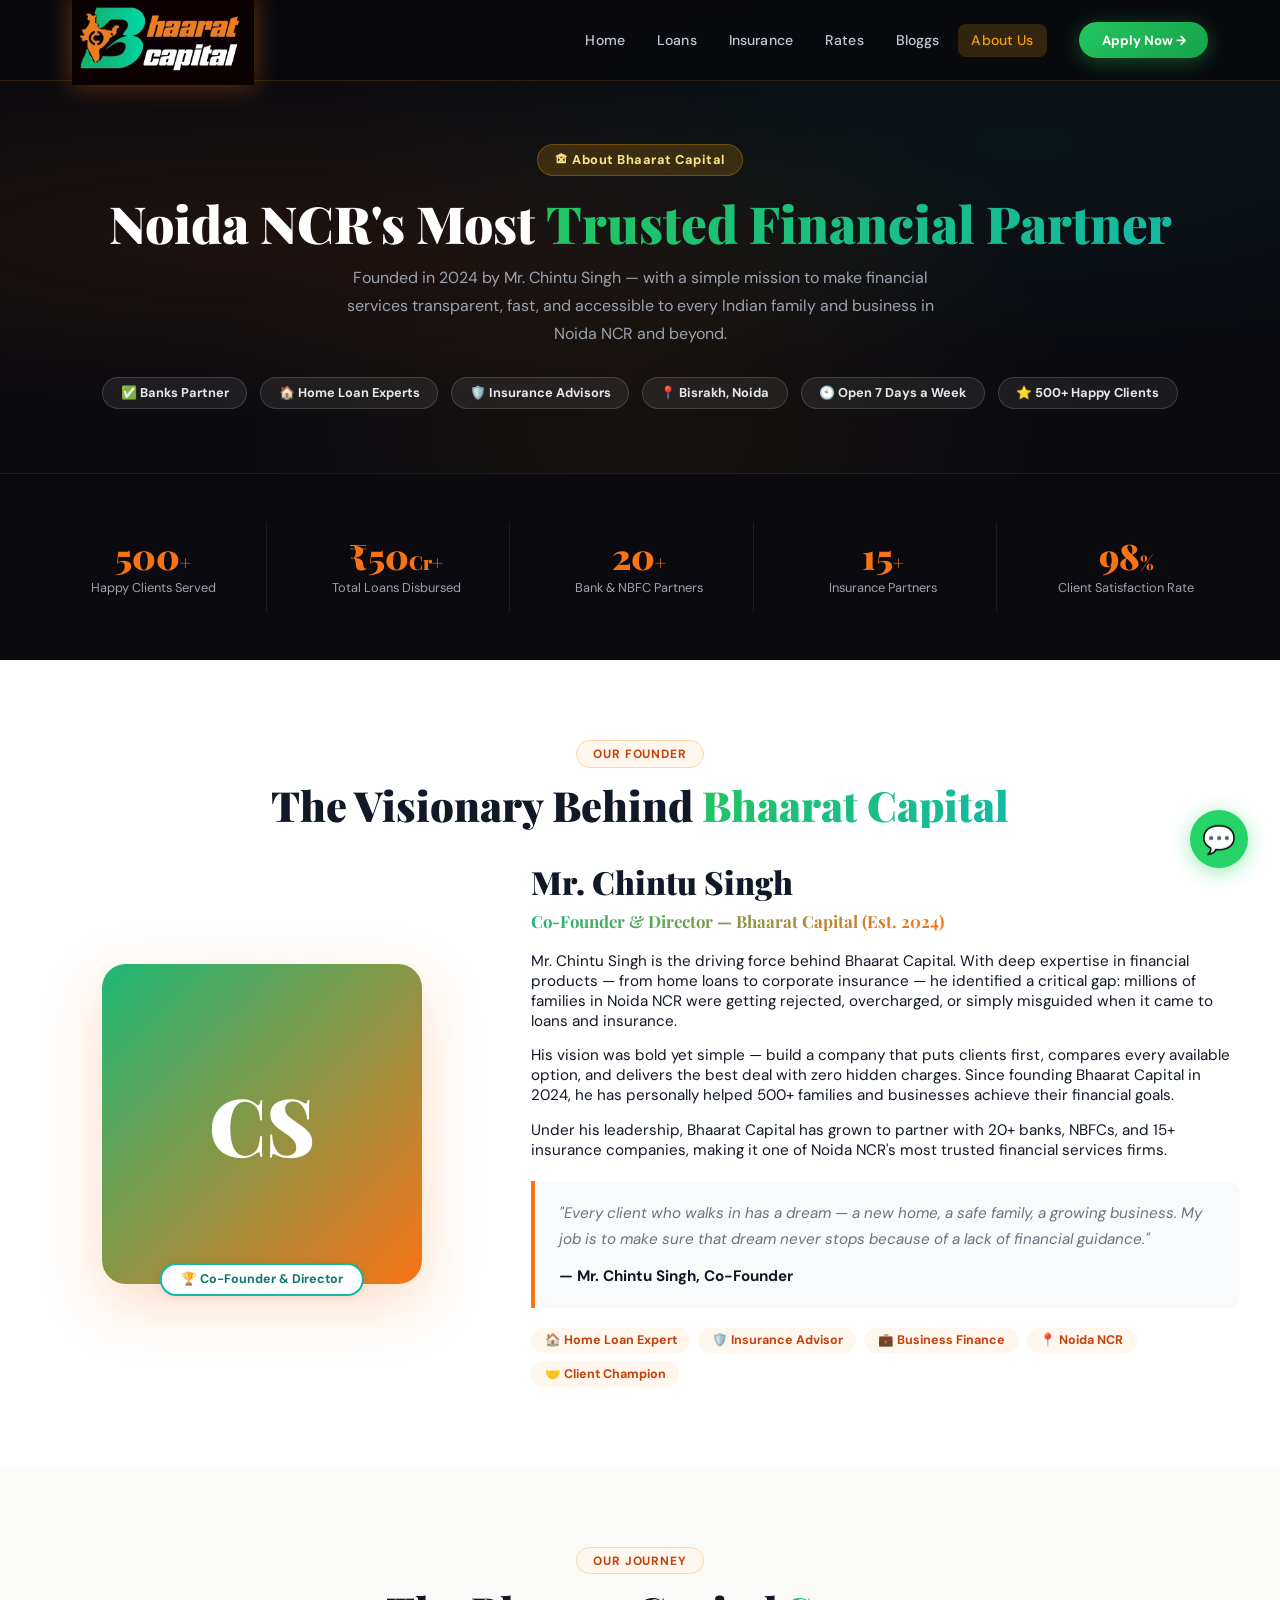
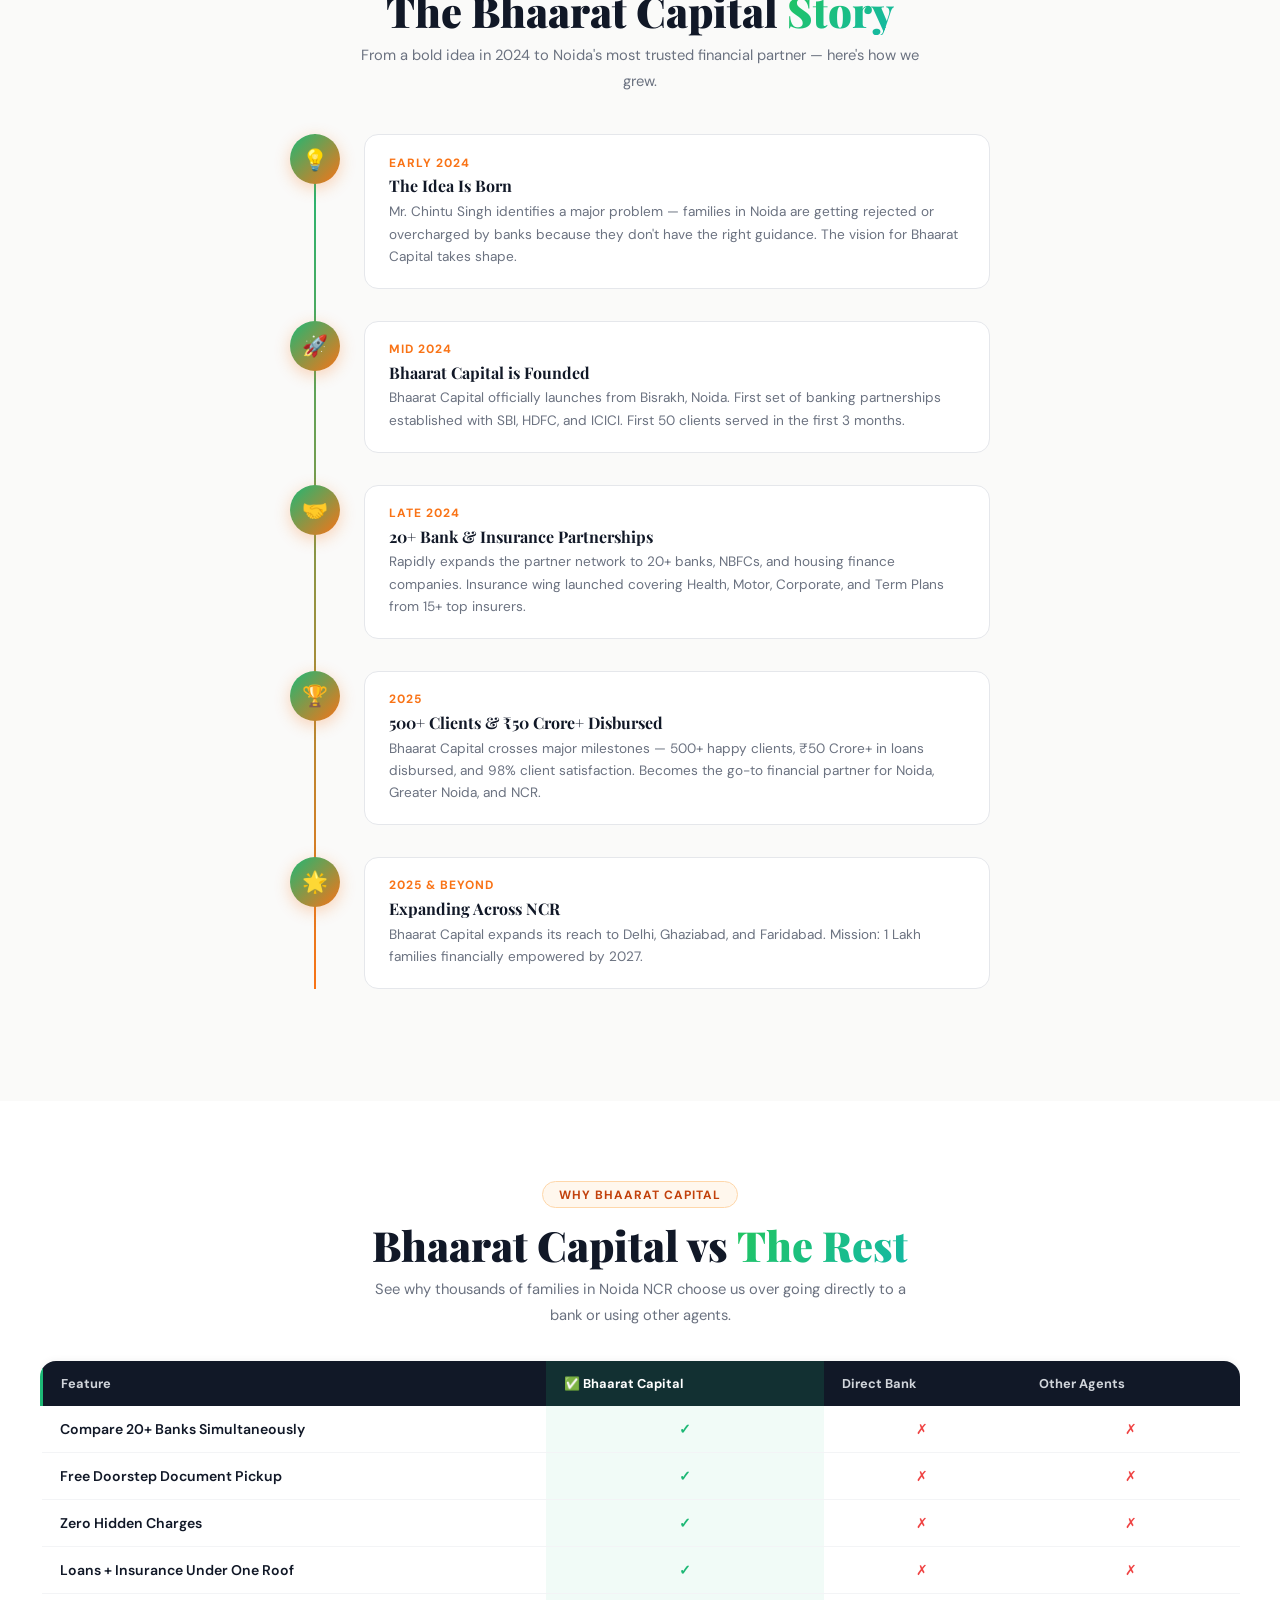
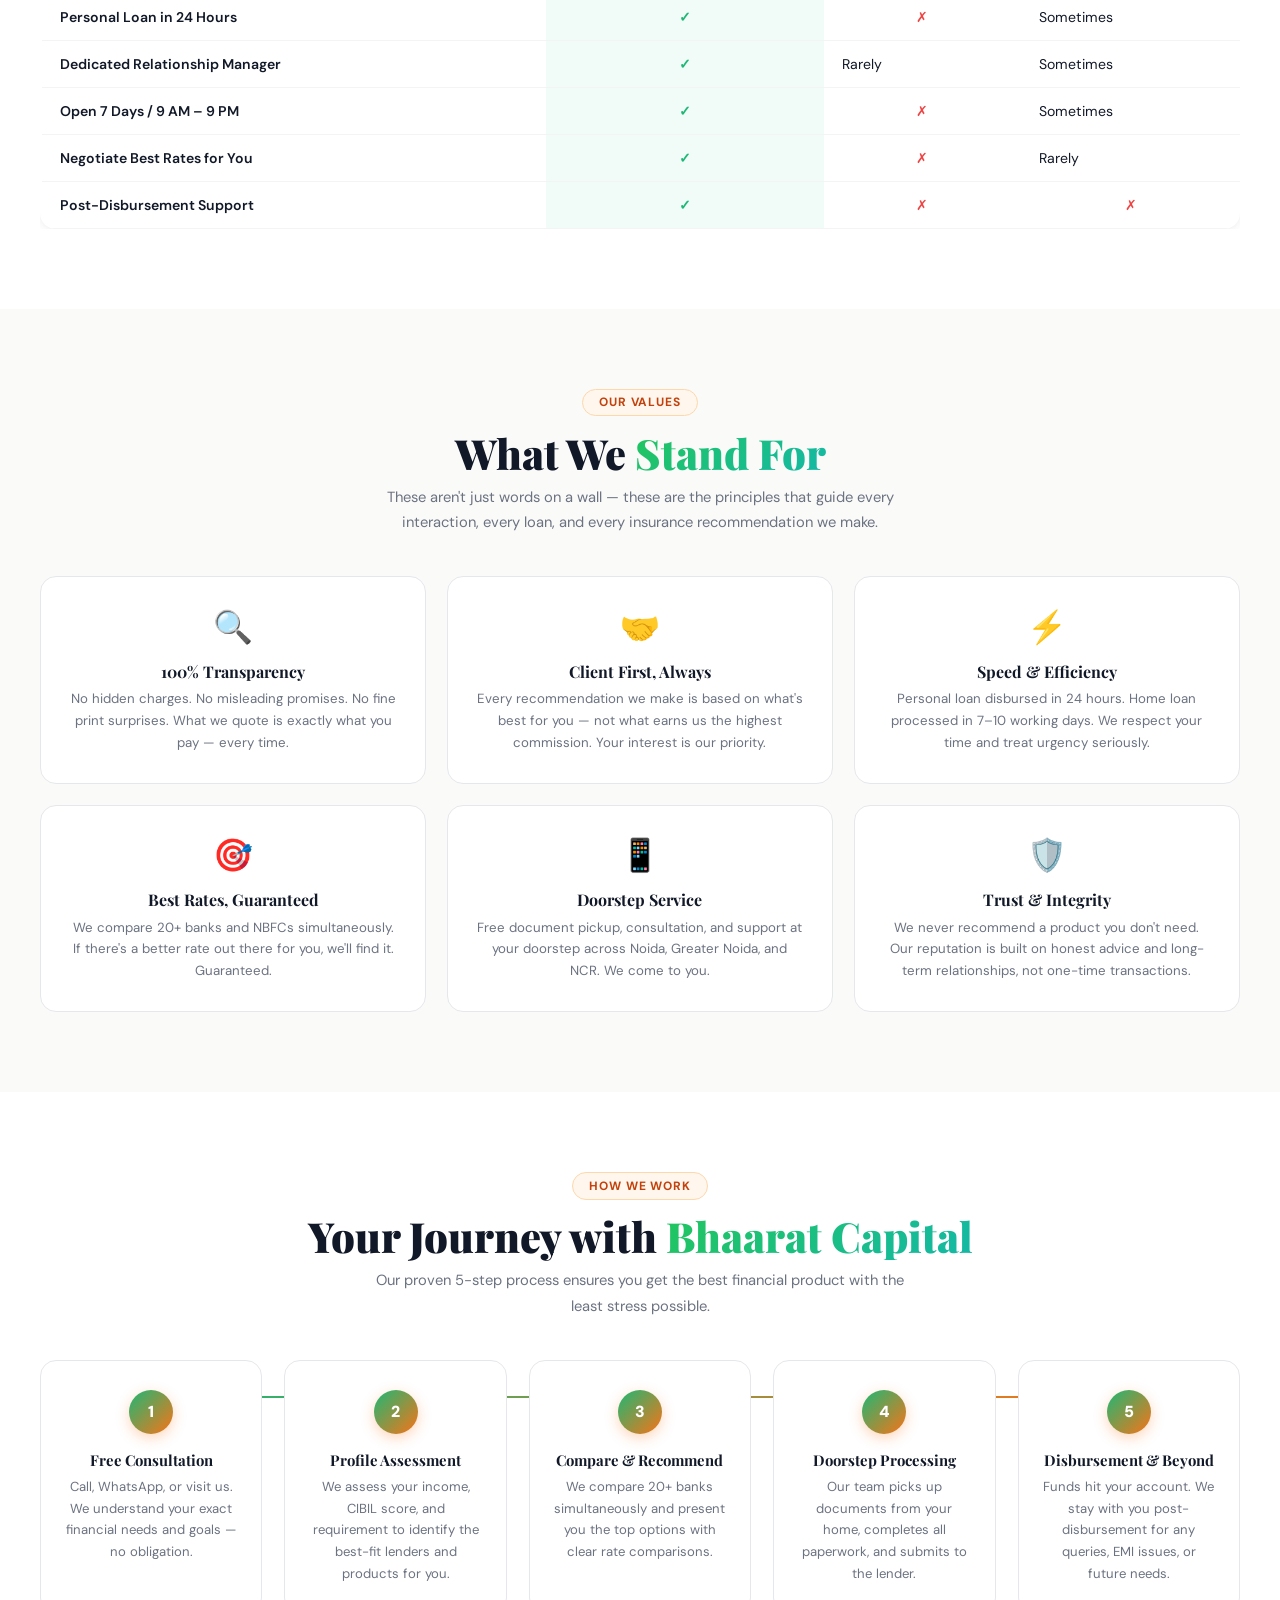
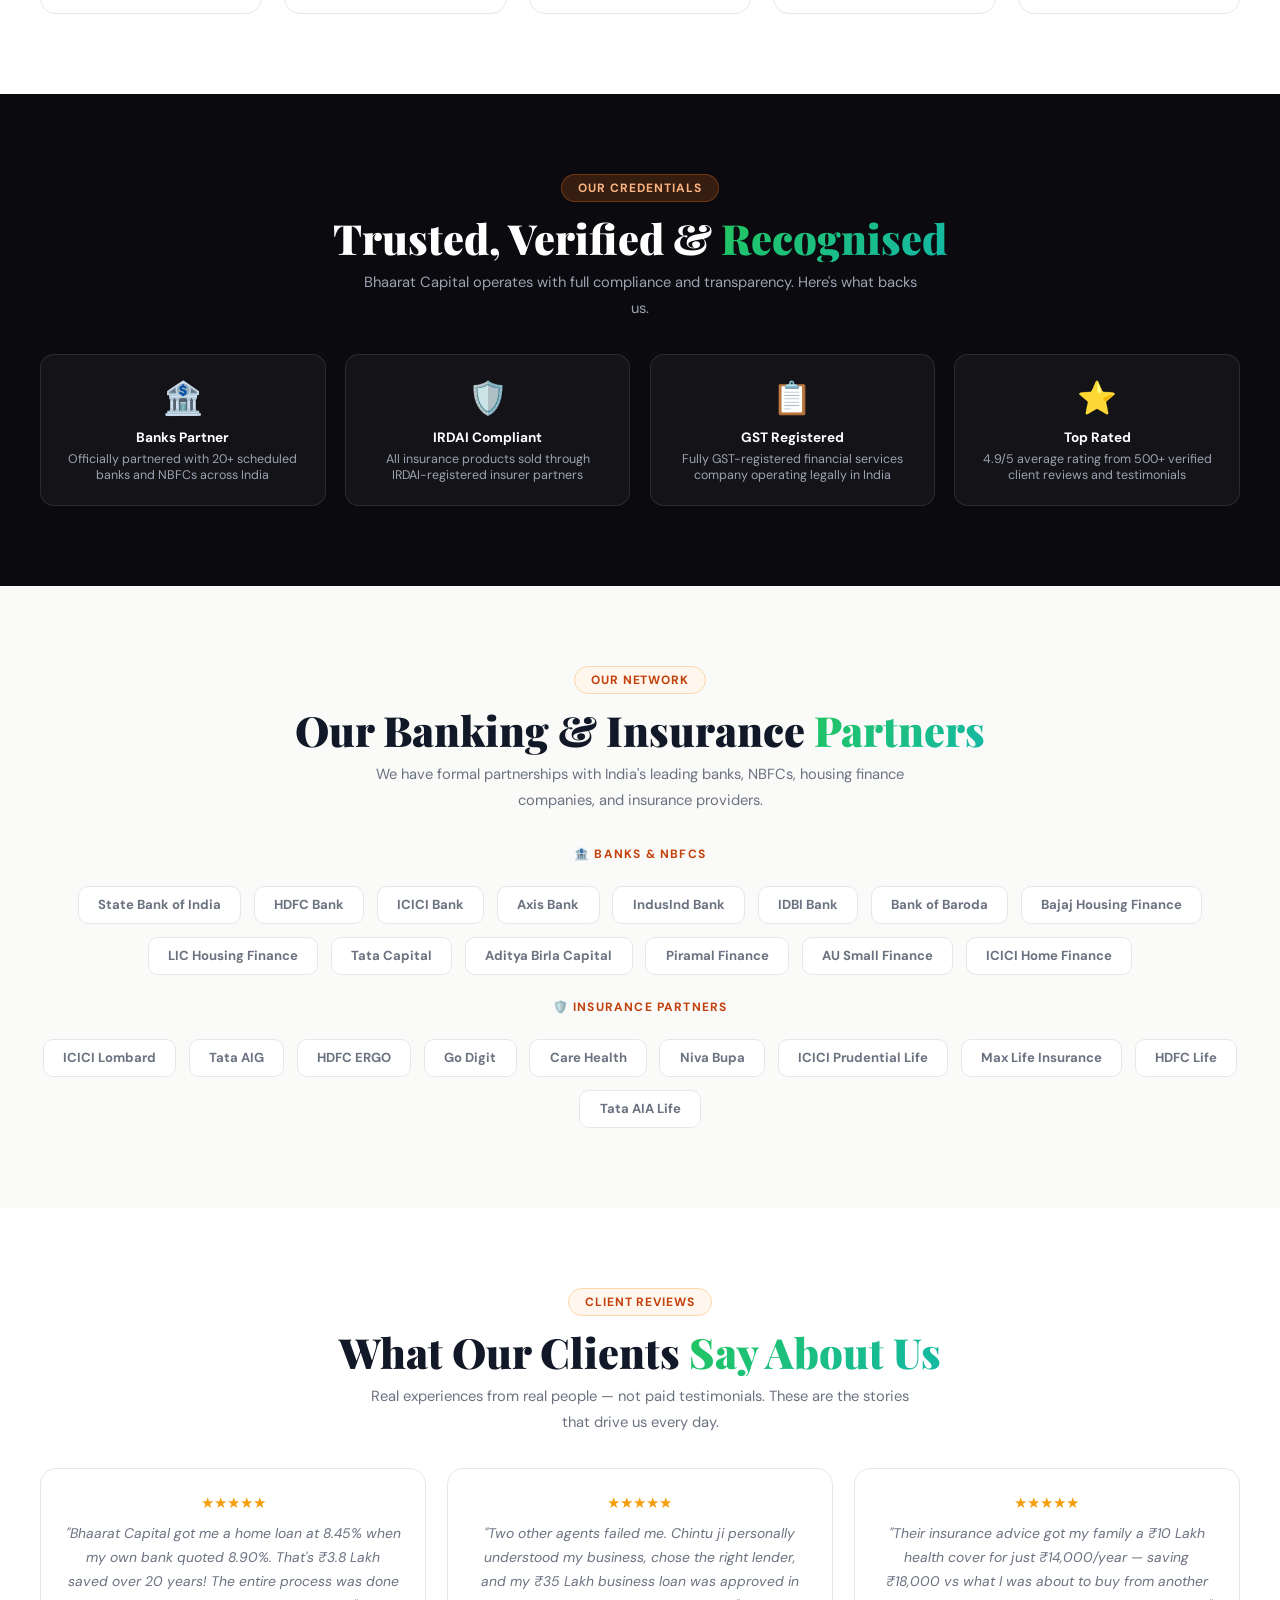
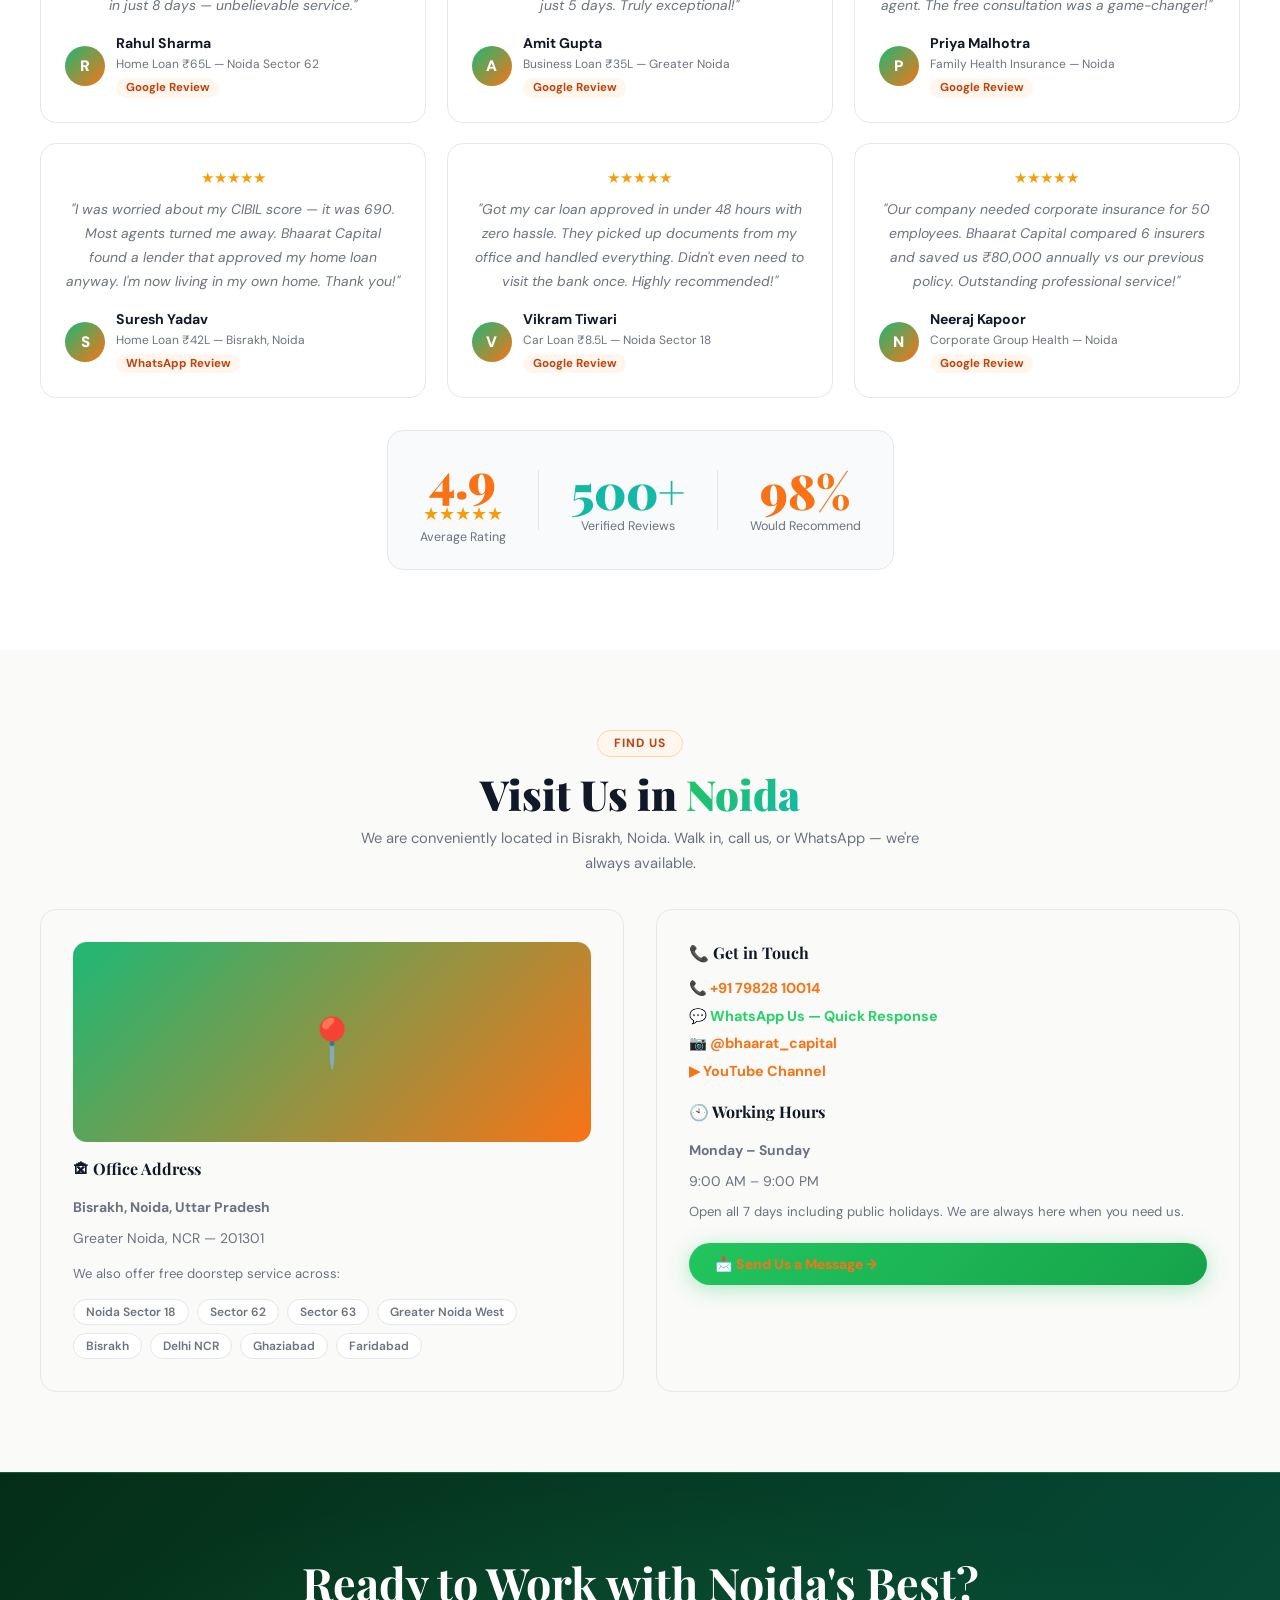
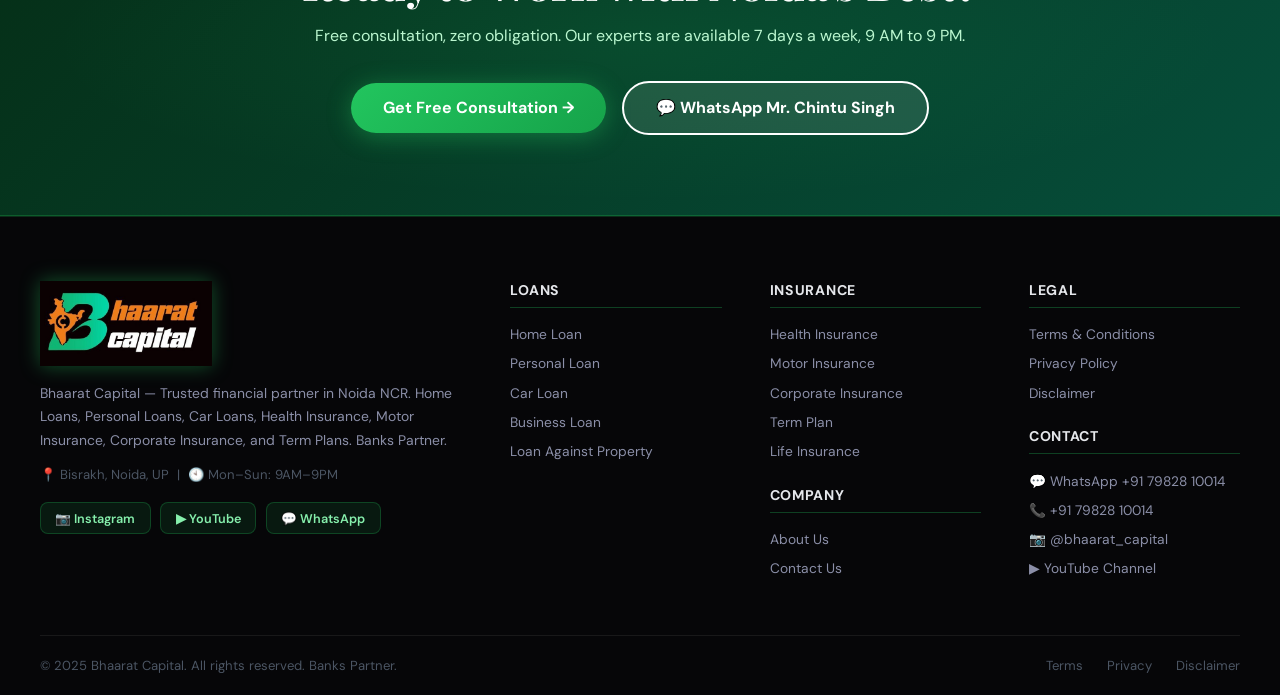
<file: about.html>
<!DOCTYPE html>
<html lang="en">
<head>
<meta charset="UTF-8"/>
<meta name="viewport" content="width=device-width, initial-scale=1.0"/>
<title>About Us — Bhaarat Capital | Trusted Financial Partner Noida NCR Since 2024</title>
<meta name="description" content="Bhaarat Capital — Founded in 2024 by Mr. Chintu Singh. Noida NCR's trusted financial partner. 500+ clients, ₹50Cr+ disbursed, 20+ bank partners. Home Loans, Insurance &amp; more."/>
<link rel="preconnect" href="https://fonts.googleapis.com">
<link href="https://fonts.googleapis.com/css2?family=Playfair+Display:wght@700;900&family=DM+Sans:wght@300;400;500;600;700&display=swap" rel="stylesheet">
<style>
:root {
  --bg-deep: #0A0A0F;
  --bg-card: #13131A;
  --bg-card2: #1A1A24;
  --gold: #F59E0B;
  --gold-light: #FDE68A;
  --gold-glow: rgba(245,158,11,0.18);
  --orange: #F97316;
  --orange-glow: rgba(249,115,22,0.18);
  --teal: #14B8A6;
  --green: #22c55e;
  --green-glow: rgba(34,197,94,0.18);
  --border-glow: rgba(245,158,11,0.15);
  --border-subtle: rgba(255,255,255,0.07);
  --text-muted: #8B8FA8;
  --text-bright: #F1F1F8;
  --font-display: 'Playfair Display', serif;
  --font-body: 'DM Sans', sans-serif;
  --dark: #111827;
  --gray: #6B7280;
  --border: #E5E7EB;
  --border-light: #F3F4F6;
  --light-bg: #F9FAFB;
  --off-white: #FAFAF9;
  --shadow: 0 1px 8px rgba(0,0,0,0.08);
  --orange-light: #FFF7ED;
  --orange-dark: #C2410C;
  --teal-dark: #0F766E;
}

*, *::before, *::after { box-sizing: border-box; margin: 0; padding: 0; }
body { background: #fff; color: var(--dark); font-family: var(--font-body); }
a { text-decoration: none; color: inherit; }
.btn-primary {
  display: inline-flex; align-items: center; gap: .4rem;
  background: linear-gradient(135deg, #22c55e, #16a34a);
  color: #fff; border: none; border-radius: 50px;
  padding: .75rem 1.6rem; font-weight: 700; font-size: .9rem;
  box-shadow: 0 4px 20px rgba(34,197,94,.35);
  transition: all .2s; cursor: pointer;
}
.btn-primary:hover { transform: translateY(-2px); box-shadow: 0 6px 28px rgba(34,197,94,.5); }

/* ── NAVBAR ── */
#navbar {
  position: fixed; top: 0; left: 0; right: 0; z-index: 1000;
  background: rgba(10,10,15,0.92);
  border-bottom: 1px solid var(--border-glow);
  backdrop-filter: blur(20px);
  transition: background 0.3s;
}
#navbar.scrolled { background: rgba(10,10,15,0.98); }
.nav-inner {
  max-width: 1200px; margin: 0 auto; padding: 0 2rem;
  display: flex; align-items: center; gap: 2rem; height: 80px;
}
.nav-logo-img {
  height: 90px; width: auto; display: block;
  filter: drop-shadow(0 0 12px rgba(249,115,22,0.4));
}
.nav-links {
  display: flex; align-items: center; gap: 0.3rem;
  list-style: none; margin-left: auto;
}
.nav-links a {
  color: #C5C8D8; font-size: 0.88rem; font-weight: 500;
  letter-spacing: 0.01em; padding: 0.45rem 0.85rem;
  border-radius: 8px; transition: all 0.2s;
}
.nav-links a:hover, .nav-links a.active { color: var(--gold); background: var(--gold-glow); }
.nav-cta {
  background: linear-gradient(135deg, #22c55e, #16a34a);
  border: none; color: #fff !important; font-size: 0.83rem;
  font-weight: 700; padding: 0.6rem 1.4rem; border-radius: 50px;
  box-shadow: 0 4px 20px rgba(34,197,94,0.35);
  transition: all 0.2s; white-space: nowrap;
  text-decoration: none; display: inline-block;
}
.nav-cta:hover { transform: translateY(-2px); box-shadow: 0 6px 28px rgba(34,197,94,0.5); }
.hamburger {
  display: none; color: #fff; background: none;
  border: 1px solid rgba(255,255,255,.15); font-size: 1.2rem;
  cursor: pointer; padding: .4rem .7rem; border-radius: 8px; flex-shrink: 0;
}
.mobile-menu {
  background: #0A0A0F; border-top: 1px solid rgba(34,197,94,0.15);
  padding: 1rem 1.5rem 1.5rem; display: none; flex-direction: column; gap: 0.2rem;
}
.mobile-menu a {
  padding: 0.65rem 1rem; border-radius: 8px; color: #C5C8D8;
  font-weight: 500; font-size: 0.95rem; display: block; transition: color 0.2s;
}
.mobile-menu a:hover { color: var(--gold); }

/* ── PAGE HERO ── */
.page-hero {
  min-height: 45vh;
  background: radial-gradient(ellipse at 20% 50%, rgba(249,115,22,0.08) 0%, transparent 55%),
              radial-gradient(ellipse at 80% 30%, rgba(20,184,166,0.06) 0%, transparent 50%),
              radial-gradient(ellipse at 50% 90%, rgba(245,158,11,0.05) 0%, transparent 50%),
              #0A0A0F;
  padding: 9rem 2rem 4rem; text-align: center; position: relative;
  overflow: hidden; border-bottom: 1px solid var(--border-subtle);
}
.page-hero-tag {
  display: inline-flex; align-items: center; gap: 0.5rem;
  background: var(--gold-glow); border: 1px solid rgba(245,158,11,0.3);
  color: var(--gold-light); padding: 0.4rem 1.1rem; border-radius: 50px;
  font-size: 0.8rem; font-weight: 700; margin-bottom: 1.2rem; letter-spacing: 0.04em;
}
.page-hero h1 {
  font-family: var(--font-display); font-size: clamp(2rem, 4vw, 3.2rem);
  font-weight: 900; color: #fff; margin-bottom: 0.8rem; line-height: 1.1;
}
.page-hero p { font-size: 1rem; color: #9CA3AF; max-width: 600px; margin: 0 auto; line-height: 1.75; }
.heading-gradient {
  display: inline-block;
  background: linear-gradient(135deg, #22c55e, #14B8A6);
  -webkit-background-clip: text; -webkit-text-fill-color: transparent; background-clip: text;
}

.hero-trust-badges { display: flex; flex-wrap: wrap; justify-content: center; gap: .8rem; margin-top: 1.8rem; }
.hero-badge-item {
  background: rgba(255,255,255,0.07); border: 1px solid rgba(255,255,255,0.15);
  border-radius: 50px; padding: .4rem 1.1rem; font-size: .8rem;
  font-weight: 700; color: #E5E7EB;
}

/* ── SECTIONS ── */
.section { padding: 5rem 2rem; }
.container { max-width: 1200px; margin: 0 auto; }
.tc { text-align: center; }
.section-tag {
  display: inline-block; background: #FFF7ED; color: #C2410C;
  border: 1px solid #FED7AA; padding: .3rem 1rem; border-radius: 50px;
  font-size: .75rem; font-weight: 700; letter-spacing: .08em;
  text-transform: uppercase; margin-bottom: .8rem;
}
.section-title {
  font-family: var(--font-display); font-size: clamp(1.7rem, 3.5vw, 2.6rem);
  font-weight: 900; color: var(--dark); margin-bottom: .5rem; line-height: 1.15;
}
.section-sub { font-size: .92rem; color: var(--gray); max-width: 560px; margin: 0 auto; line-height: 1.75; }

/* ── STATS ── */
.stats-row { background: var(--bg-deep); padding: 3rem 2rem; }
.stats-inner {
  max-width: 1200px; margin: 0 auto; display: grid;
  grid-template-columns: repeat(5,1fr); gap: 1rem; text-align: center;
}
.stat-box { border-right: 1px solid rgba(255,255,255,.08); padding: 1rem; }
.stat-box:last-child { border: none; }
.stat-box .big-num { font-family: var(--font-display); font-size: 2.2rem; font-weight: 900; color: var(--orange); line-height: 1; }
.stat-box .stat-suffix { font-size: 1.2rem; color: var(--orange); font-weight: 900; }
.stat-box p { font-size: .8rem; color: #9CA3AF; margin-top: .4rem; }

/* ── FOUNDER ── */
.founder-section { background: #fff; }
.founder-grid { display: grid; grid-template-columns: 1fr 1.6fr; gap: 3rem; align-items: center; margin-top: 2rem; }
.founder-photo-box { position: relative; }
.founder-avatar {
  width: 100%; max-width: 320px; aspect-ratio: 1; border-radius: 24px;
  background: linear-gradient(135deg, #1DB875 0%, #F97316 100%);
  display: flex; align-items: center; justify-content: center;
  font-family: var(--font-display); font-size: 5rem; font-weight: 900; color: #fff;
  margin: 0 auto; box-shadow: 0 20px 60px rgba(249,115,22,.25);
}
.founder-badge {
  position: absolute; bottom: -12px; left: 50%; transform: translateX(-50%);
  background: #fff; border: 2px solid var(--teal); border-radius: 50px;
  padding: .4rem 1.2rem; font-size: .78rem; font-weight: 700;
  color: var(--teal-dark); white-space: nowrap; box-shadow: var(--shadow);
}
.founder-content h2 { font-family: var(--font-display); font-size: clamp(1.5rem,3vw,2rem); font-weight: 900; color: var(--dark); margin-bottom: .4rem; }
.founder-name-tag {
  display: inline-block;
  background: linear-gradient(90deg, #1DB875, #F97316);
  -webkit-background-clip: text; -webkit-text-fill-color: transparent; background-clip: text;
  font-family: var(--font-display); font-size: 1.05rem; font-weight: 700; margin-bottom: 1.2rem;
}
.founder-quote {
  background: var(--light-bg); border-left: 4px solid var(--orange);
  border-radius: 0 12px 12px 0; padding: 1.2rem 1.5rem; margin: 1.2rem 0;
  font-style: italic; font-size: .95rem; color: var(--gray); line-height: 1.75;
}
.founder-tags { display: flex; flex-wrap: wrap; gap: .5rem; margin-top: 1.2rem; }
.founder-tag { background: var(--orange-light); color: var(--orange-dark); border-radius: 50px; padding: .3rem .85rem; font-size: .78rem; font-weight: 700; }

/* ── TIMELINE ── */
.timeline { position: relative; margin-top: 2rem; }
.timeline::before {
  content: ''; position: absolute; left: 24px; top: 0; bottom: 0;
  width: 2px; background: linear-gradient(180deg, #1DB875, #F97316);
}
.timeline-item { display: flex; gap: 1.5rem; margin-bottom: 2rem; position: relative; }
.timeline-dot {
  width: 50px; height: 50px; border-radius: 50%;
  background: linear-gradient(135deg, #1DB875, #F97316); color: #fff;
  display: flex; align-items: center; justify-content: center;
  font-size: 1.3rem; flex-shrink: 0;
  box-shadow: 0 4px 16px rgba(249,115,22,.3); z-index: 1;
}
.timeline-content {
  background: #fff; border: 1.5px solid var(--border); border-radius: 14px;
  padding: 1.2rem 1.5rem; flex: 1; transition: all .3s;
}
.timeline-content:hover { box-shadow: 0 4px 20px rgba(0,0,0,.08); border-color: rgba(249,115,22,.3); }
.timeline-year { font-size: .75rem; font-weight: 700; color: var(--orange); letter-spacing: .08em; text-transform: uppercase; margin-bottom: .3rem; }
.timeline-content h4 { font-family: var(--font-display); font-size: 1rem; font-weight: 700; color: var(--dark); margin-bottom: .3rem; }
.timeline-content p { font-size: .85rem; color: var(--gray); line-height: 1.65; }

/* ── VALUES ── */
.values-grid { display: grid; grid-template-columns: repeat(3,1fr); gap: 1.3rem; margin-top: 2.5rem; }
.value-card {
  background: #fff; border: 1.5px solid var(--border); border-radius: 16px;
  padding: 1.8rem; text-align: center; transition: all .3s; position: relative; overflow: hidden;
}
.value-card::before { content: ''; position: absolute; top: 0; left: 0; right: 0; height: 3px; background: linear-gradient(90deg, #1DB875, #F97316); opacity: 0; transition: .3s; }
.value-card:hover { transform: translateY(-4px); box-shadow: 0 8px 30px rgba(0,0,0,.09); border-color: rgba(249,115,22,.3); }
.value-card:hover::before { opacity: 1; }
.value-icon { font-size: 2rem; margin-bottom: .8rem; }
.value-card h4 { font-family: var(--font-display); font-size: 1rem; font-weight: 700; color: var(--dark); margin-bottom: .4rem; }
.value-card p { font-size: .83rem; color: var(--gray); line-height: 1.65; }

/* ── COMPARE TABLE ── */
.compare-table { width: 100%; border-collapse: collapse; margin-top: 2rem; border-radius: 16px; overflow: hidden; box-shadow: var(--shadow); }
.compare-table thead tr { background: var(--dark); }
.compare-table th { padding: 14px 18px; text-align: left; font-size: .8rem; color: #D1D5DB; font-weight: 700; }
.compare-table th:first-child { border-left: 3px solid #1DB875; }
.compare-table tbody tr { border-bottom: 1px solid var(--border-light); transition: background .2s; }
.compare-table tbody tr:hover { background: var(--light-bg); }
.compare-table td { padding: 14px 18px; font-size: .88rem; }
.compare-table td:first-child { font-weight: 600; color: var(--dark); }
.tick { color: #1DB875; font-size: 1.1rem; font-weight: 700; }
.cross { color: #EF4444; font-size: 1.1rem; }
.highlight-col { background: rgba(29,184,117,.06); }

/* ── PROCESS ── */
.process-grid { display: grid; grid-template-columns: repeat(5,1fr); gap: 1.4rem; margin-top: 2.5rem; position: relative; }
.process-grid::before { content: ''; position: absolute; top: 36px; left: 10%; right: 10%; height: 2px; background: linear-gradient(90deg,#1DB875,#F97316); z-index: 0; }
.process-card { background: #fff; border: 1.5px solid var(--border); border-radius: 16px; padding: 1.8rem 1.4rem; text-align: center; position: relative; z-index: 1; transition: all .3s; }
.process-card:hover { transform: translateY(-4px); box-shadow: 0 8px 30px rgba(0,0,0,.09); }
.process-num { width: 44px; height: 44px; border-radius: 50%; background: linear-gradient(135deg,#1DB875,#F97316); color: #fff; display: flex; align-items: center; justify-content: center; font-weight: 900; font-size: 1rem; margin: 0 auto 1rem; box-shadow: 0 4px 14px rgba(249,115,22,.3); }
.process-card h4 { font-family: var(--font-display); font-size: .93rem; font-weight: 700; margin-bottom: .4rem; color: var(--dark); }
.process-card p { font-size: .82rem; color: var(--gray); line-height: 1.65; }

/* ── REVIEWS ── */
.review-grid { display: grid; grid-template-columns: repeat(3,1fr); gap: 1.3rem; margin-top: 2rem; }
.review-card { background: #fff; border: 1.5px solid var(--border); border-radius: 16px; padding: 1.5rem; transition: all .3s; position: relative; overflow: hidden; }
.review-card::before { content: ''; position: absolute; top: 0; left: 0; right: 0; height: 3px; background: linear-gradient(90deg,#1DB875,#F97316); opacity: 0; transition: .3s; }
.review-card:hover { transform: translateY(-4px); box-shadow: 0 8px 30px rgba(0,0,0,.09); }
.review-card:hover::before { opacity: 1; }
.review-stars { color: #F59E0B; font-size: .95rem; margin-bottom: .6rem; }
.review-text { font-size: .87rem; color: var(--gray); line-height: 1.72; font-style: italic; margin-bottom: 1rem; }
.review-author { display: flex; align-items: center; gap: .7rem; }
.review-av { width: 40px; height: 40px; border-radius: 50%; background: linear-gradient(135deg,#1DB875,#F97316); color: #fff; display: flex; align-items: center; justify-content: center; font-weight: 900; font-size: .95rem; flex-shrink: 0; }
.review-author strong { font-size: .88rem; display: block; color: var(--dark); }
.review-author small { font-size: .75rem; color: var(--gray); }
.review-platform { font-size: .72rem; font-weight: 700; color: var(--orange-dark); background: var(--orange-light); border-radius: 50px; padding: .15rem .6rem; display: inline-block; margin-top: .3rem; }

/* ── CRED GRID ── */
.cred-grid { display: grid; grid-template-columns: repeat(4,1fr); gap: 1.2rem; margin-top: 2rem; }
.cred-card { background: rgba(255,255,255,.04); border: 1.5px solid rgba(255,255,255,.1); border-radius: 14px; padding: 1.4rem; text-align: center; transition: all .3s; }
.cred-card:hover { box-shadow: 0 6px 24px rgba(0,0,0,.3); border-color: rgba(34,197,94,.3); transform: translateY(-3px); }
.cred-icon { font-size: 2rem; margin-bottom: .6rem; }
.cred-card h4 { font-size: .85rem; font-weight: 700; color: #fff; margin-bottom: .3rem; }
.cred-card p { font-size: .78rem; color: #9CA3AF; }

/* ── PARTNER CHIPS ── */
.partner-logos-wrap { display: flex; flex-wrap: wrap; gap: .8rem; justify-content: center; margin-top: 1.5rem; }
.partner-logo-chip { background: #fff; border: 1px solid var(--border); border-radius: 10px; padding: .6rem 1.2rem; font-size: .82rem; font-weight: 700; color: var(--gray); transition: all .25s; }
.partner-logo-chip:hover { border-color: var(--orange); color: var(--orange); }

/* ── LOCATION ── */
.location-grid { display: grid; grid-template-columns: 1fr 1fr; gap: 2rem; margin-top: 2rem; }
.location-card { background: var(--off-white); border: 1.5px solid var(--border); border-radius: 16px; padding: 2rem; }
.location-card h4 { font-family: var(--font-display); font-size: 1rem; font-weight: 700; color: var(--dark); margin-bottom: 1rem; display: flex; align-items: center; gap: .5rem; }
.location-card p { font-size: .87rem; color: var(--gray); line-height: 1.75; margin-bottom: .4rem; }
.location-card a { color: var(--orange); font-weight: 700; font-size: .9rem; display: block; margin-bottom: .6rem; }
.location-card a:hover { text-decoration: underline; }
.map-placeholder { background: linear-gradient(135deg,#1DB875 0%,#F97316 100%); border-radius: 14px; height: 200px; display: flex; align-items: center; justify-content: center; color: #fff; font-size: 3rem; margin-bottom: 1rem; }
.service-area-tags { display: flex; flex-wrap: wrap; gap: .5rem; margin-top: .8rem; }
.service-area-tag { background: #fff; border: 1px solid var(--border); border-radius: 50px; padding: .25rem .75rem; font-size: .75rem; font-weight: 600; color: var(--gray); }

/* ── CTA BANNER ── */
.cta-banner {
  background: linear-gradient(135deg, #052e16, #064e3b);
  padding: 5rem 2rem; text-align: center;
  border-top: 1px solid rgba(34,197,94,0.3);
  border-bottom: 1px solid rgba(34,197,94,0.3);
  position: relative; overflow: hidden;
}
.cta-banner::before { content: ''; position: absolute; inset: 0; background: radial-gradient(ellipse at 50% 50%, rgba(34,197,94,0.1) 0%, transparent 65%); pointer-events: none; }
.cta-banner h2 { font-family: var(--font-display); font-size: clamp(1.8rem,4vw,2.8rem); color: #fff; margin-bottom: .8rem; position: relative; }
.cta-banner p { color: #bbf7d0; font-size: 1rem; margin-bottom: 2.2rem; position: relative; }
.cta-btn { display: inline-block; padding: .9rem 2rem; border-radius: 50px; font-weight: 700; font-size: 1rem; transition: all .2s; margin: 0 .4rem; position: relative; }
.cta-btn.wh { background: linear-gradient(135deg,#22c55e,#16a34a); color: #fff; border: none; box-shadow: 0 4px 24px rgba(34,197,94,.4); }
.cta-btn.wh:hover { transform: translateY(-2px); box-shadow: 0 8px 32px rgba(34,197,94,.6); }
.cta-btn.tr { background: rgba(255,255,255,.1); color: #fff; border: 2px solid #fff; }
.cta-btn.tr:hover { background: rgba(255,255,255,.2); transform: translateY(-2px); }

/* ── FOOTER ── */
.footer { background: #060608; padding: 4rem 2rem 0; border-top: 1px solid rgba(34,197,94,0.2); }
.footer-grid { max-width: 1200px; margin: 0 auto; display: grid; grid-template-columns: 2fr 1fr 1fr 1fr; gap: 3rem; padding-bottom: 3rem; }
.footer-brand p { font-size: .87rem; color: var(--text-muted); line-height: 1.7; margin-top: .5rem; }
.footer-col h5 { font-size: .88rem; font-weight: 700; color: #E5E7EB; margin-bottom: 1rem; padding-bottom: .5rem; border-bottom: 1px solid rgba(34,197,94,0.3); display: block; letter-spacing: .05em; text-transform: uppercase; }
.footer-col a { display: block; font-size: .86rem; color: var(--text-muted); margin-bottom: .5rem; transition: all .2s; padding: .1rem 0; }
.footer-col a:hover { color: #22c55e; transform: translateX(4px); }
.social-links { display: flex; gap: .6rem; flex-wrap: wrap; margin-top: 1rem; }
.social-links a { background: rgba(34,197,94,.1); color: #86efac !important; padding: .4rem .9rem; border-radius: 8px; font-size: .79rem; font-weight: 600; border: 1px solid rgba(34,197,94,.25); transition: all .2s; }
.social-links a:hover { background: rgba(34,197,94,.18); border-color: rgba(34,197,94,.5); transform: translateY(-2px) !important; }
.footer-bottom { border-top: 1px solid var(--border-subtle); padding: 1.3rem 0; max-width: 1200px; margin: 0 auto; display: flex; align-items: center; justify-content: space-between; flex-wrap: wrap; gap: 1rem; }
.footer-bottom p { font-size: .82rem; color: #4B5563; }

/* ── WHATSAPP ── */
.whatsapp-float { position: fixed; bottom: 2rem; right: 2rem; z-index: 999; width: 58px; height: 58px; border-radius: 50%; background: #25D366; display: flex; align-items: center; justify-content: center; font-size: 1.7rem; box-shadow: 0 4px 20px rgba(37,211,102,.45); transition: all .3s; animation: pulse-green 2.5s ease-in-out infinite; }
.whatsapp-float:hover { transform: scale(1.12); }
@keyframes pulse-green { 0%,100%{box-shadow:0 4px 20px rgba(37,211,102,.4)} 50%{box-shadow:0 4px 40px rgba(37,211,102,.7)} }

/* ── ANIM ── */
.anim { opacity: 0; transform: translateY(24px); transition: opacity .55s ease, transform .55s ease; }
.anim.vis { opacity: 1; transform: translateY(0); }

/* ── DESKTOP RESPONSIVE ── */
@media(max-width:1024px){
  .stats-inner{grid-template-columns:repeat(3,1fr);}
  .stat-box{border-right:none;border-bottom:1px solid rgba(255,255,255,.08);padding-bottom:1rem;margin-bottom:.5rem;}
  .founder-grid{grid-template-columns:1fr;text-align:center;}
  .founder-avatar{max-width:220px;}
  .founder-tags{justify-content:center;}
  .values-grid{grid-template-columns:1fr 1fr;}
  .cred-grid{grid-template-columns:1fr 1fr;}
  .review-grid{grid-template-columns:1fr 1fr;}
  .process-grid{grid-template-columns:1fr 1fr;}.process-grid::before{display:none;}
  .location-grid{grid-template-columns:1fr;}
  .footer-grid{grid-template-columns:1fr 1fr;}
}

/* ── MOBILE ── */
@media(max-width:768px){
  /* Desktop nav chupao */
  .nav-links { display: none; }
  .nav-cta { display: none; }
  .hamburger { display: block; }

  /* Mobile navbar layout */
  .nav-inner {
    padding: 0 1rem;
    height: 64px;
    gap: 0;
    justify-content: space-between;
  }
  .nav-logo-img { height: 38px; }

  /* Mobile Apply Now button */
  .mobile-apply-btn {
    display: inline-block !important;
    background: linear-gradient(135deg, #22c55e, #16a34a);
    color: #fff;
    text-decoration: none;
    font-size: .82rem;
    font-weight: 700;
    padding: .5rem 1.1rem;
    border-radius: 50px;
    white-space: nowrap;
    box-shadow: 0 3px 14px rgba(34,197,94,.35);
  }

  /* Hero mobile */
  .page-hero { padding: 6rem 1.2rem 3rem; min-height: auto; }

  .stats-inner{grid-template-columns:1fr 1fr;}
  .values-grid{grid-template-columns:1fr;max-width:380px;margin-left:auto;margin-right:auto;}
  .review-grid{grid-template-columns:1fr;max-width:420px;margin-left:auto;margin-right:auto;}
  .cred-grid{grid-template-columns:1fr 1fr;}
  .process-grid{grid-template-columns:1fr;max-width:340px;margin-left:auto;margin-right:auto;}
  .compare-table{font-size:.8rem;} .compare-table td,.compare-table th{padding:10px 12px;}
  .footer-grid{grid-template-columns:1fr;}
  .footer-bottom{flex-direction:column;text-align:center;}
}
@media(max-width:480px){
  .stats-inner{grid-template-columns:1fr 1fr;}
  .cred-grid{grid-template-columns:1fr 1fr;}
}
</style>
</head>
<body>

<!-- ── NAVBAR ── -->
<nav id="navbar">
  <div class="nav-inner">
    <a href="index.html" style="display:flex;align-items:center;">
      <img src="logo (1).png" alt="Bhaarat Capital" class="nav-logo-img">
    </a>
    <ul class="nav-links" id="navLinks">
      <li><a href="index.html">Home</a></li>
      <li><a href="loans.html">Loans</a></li>
      <li><a href="insurance.html">Insurance</a></li>
      <li><a href="rates.html">Rates</a></li>
      <li><a href="our-story.html">Bloggs</a></li>
      <li><a href="about.html" class="active">About Us</a></li>
    </ul>
    <a href="contact.html" class="nav-cta">Apply Now &#8594;</a>

    <!-- Mobile Apply Now — desktop pe hidden -->
    <a href="contact.html" class="mobile-apply-btn" style="display:none;">Apply Now →</a>

    <button class="hamburger" id="hamburger" aria-label="Menu">&#9776;</button>
  </div>
  <div class="mobile-menu" id="mobileMenu">
    <a href="index.html">Home</a>
    <a href="loans.html">Loans</a>
    <a href="insurance.html">Insurance</a>
    <a href="rates.html">Rates</a>
    <a href="our-story.html">Bloggs</a>
    <a href="about.html" style="color:var(--gold);font-weight:700;">About Us</a>
    <a href="https://wa.me/917982810014" target="_blank" style="color:#22c55e;font-weight:700;">&#128172; WhatsApp Us</a>
  </div>
</nav>

<!-- ── PAGE HERO ── -->
<section class="page-hero">
  <div class="page-hero-tag">&#127962; About Bhaarat Capital</div>
  <h1>Noida NCR's Most <span class="heading-gradient">Trusted Financial Partner</span></h1>
  <p>Founded in 2024 by Mr. Chintu Singh — with a simple mission to make financial services transparent, fast, and accessible to every Indian family and business in Noida NCR and beyond.</p>
  <div class="hero-trust-badges">
    <span class="hero-badge-item">&#9989; Banks Partner</span>
    <span class="hero-badge-item">&#127968; Home Loan Experts</span>
    <span class="hero-badge-item">&#128737;&#65039; Insurance Advisors</span>
    <span class="hero-badge-item">&#128205; Bisrakh, Noida</span>
    <span class="hero-badge-item">&#128345; Open 7 Days a Week</span>
    <span class="hero-badge-item">&#11088; 500+ Happy Clients</span>
  </div>
</section>

<!-- ── STATS ROW ── -->
<div class="stats-row">
  <div class="stats-inner">
    <div class="stat-box anim">
      <div class="big-num"><span class="count-num" data-target="500">0</span><span class="stat-suffix">+</span></div>
      <p>Happy Clients Served</p>
    </div>
    <div class="stat-box anim">
      <div class="big-num">&#8377;<span class="count-num" data-target="50">0</span><span class="stat-suffix">Cr+</span></div>
      <p>Total Loans Disbursed</p>
    </div>
    <div class="stat-box anim">
      <div class="big-num"><span class="count-num" data-target="20">0</span><span class="stat-suffix">+</span></div>
      <p>Bank &amp; NBFC Partners</p>
    </div>
    <div class="stat-box anim">
      <div class="big-num"><span class="count-num" data-target="15">0</span><span class="stat-suffix">+</span></div>
      <p>Insurance Partners</p>
    </div>
    <div class="stat-box anim">
      <div class="big-num"><span class="count-num" data-target="98">0</span><span class="stat-suffix">%</span></div>
      <p>Client Satisfaction Rate</p>
    </div>
  </div>
</div>

<!-- ── FOUNDER ── -->
<section class="founder-section section">
  <div class="container">
    <div class="tc" style="margin-bottom:1.5rem;">
      <span class="section-tag">Our Founder</span>
      <h2 class="section-title">The Visionary Behind <span class="heading-gradient">Bhaarat Capital</span></h2>
    </div>
    <div class="founder-grid">
      <div class="founder-photo-box anim">
        <div class="founder-avatar">CS</div>
        <div class="founder-badge">&#127942; Co-Founder &amp; Director</div>
      </div>
      <div class="founder-content anim">
        <h2>Mr. Chintu Singh</h2>
        <div class="founder-name-tag">Co-Founder &amp; Director — Bhaarat Capital (Est. 2024)</div>
        <p style="margin-bottom:.9rem;font-size:.95rem;">Mr. Chintu Singh is the driving force behind Bhaarat Capital. With deep expertise in financial products — from home loans to corporate insurance — he identified a critical gap: millions of families in Noida NCR were getting rejected, overcharged, or simply misguided when it came to loans and insurance.</p>
        <p style="margin-bottom:.9rem;font-size:.95rem;">His vision was bold yet simple — build a company that puts clients first, compares every available option, and delivers the best deal with zero hidden charges. Since founding Bhaarat Capital in 2024, he has personally helped 500+ families and businesses achieve their financial goals.</p>
        <p style="margin-bottom:1.3rem;font-size:.95rem;">Under his leadership, Bhaarat Capital has grown to partner with 20+ banks, NBFCs, and 15+ insurance companies, making it one of Noida NCR's most trusted financial services firms.</p>
        <div class="founder-quote">
          "Every client who walks in has a dream — a new home, a safe family, a growing business. My job is to make sure that dream never stops because of a lack of financial guidance."
          <br><strong style="color:var(--dark);font-style:normal;display:block;margin-top:.6rem;">— Mr. Chintu Singh, Co-Founder</strong>
        </div>
        <div class="founder-tags">
          <span class="founder-tag">&#127968; Home Loan Expert</span>
          <span class="founder-tag">&#128737;&#65039; Insurance Advisor</span>
          <span class="founder-tag">&#128188; Business Finance</span>
          <span class="founder-tag">&#128205; Noida NCR</span>
          <span class="founder-tag">&#129309; Client Champion</span>
        </div>
      </div>
    </div>
  </div>
</section>

<!-- ── TIMELINE ── -->
<section class="section" style="background:var(--off-white);">
  <div class="container">
    <div class="tc">
      <span class="section-tag">Our Journey</span>
      <h2 class="section-title">The Bhaarat Capital <span class="heading-gradient">Story</span></h2>
      <p class="section-sub">From a bold idea in 2024 to Noida's most trusted financial partner — here's how we grew.</p>
    </div>
    <div class="timeline" style="max-width:700px;margin:2.5rem auto 0;">
      <div class="timeline-item anim">
        <div class="timeline-dot">&#128161;</div>
        <div class="timeline-content">
          <div class="timeline-year">Early 2024</div>
          <h4>The Idea Is Born</h4>
          <p>Mr. Chintu Singh identifies a major problem — families in Noida are getting rejected or overcharged by banks because they don't have the right guidance. The vision for Bhaarat Capital takes shape.</p>
        </div>
      </div>
      <div class="timeline-item anim">
        <div class="timeline-dot">&#128640;</div>
        <div class="timeline-content">
          <div class="timeline-year">Mid 2024</div>
          <h4>Bhaarat Capital is Founded</h4>
          <p>Bhaarat Capital officially launches from Bisrakh, Noida. First set of banking partnerships established with SBI, HDFC, and ICICI. First 50 clients served in the first 3 months.</p>
        </div>
      </div>
      <div class="timeline-item anim">
        <div class="timeline-dot">&#129309;</div>
        <div class="timeline-content">
          <div class="timeline-year">Late 2024</div>
          <h4>20+ Bank &amp; Insurance Partnerships</h4>
          <p>Rapidly expands the partner network to 20+ banks, NBFCs, and housing finance companies. Insurance wing launched covering Health, Motor, Corporate, and Term Plans from 15+ top insurers.</p>
        </div>
      </div>
      <div class="timeline-item anim">
        <div class="timeline-dot">&#127942;</div>
        <div class="timeline-content">
          <div class="timeline-year">2025</div>
          <h4>500+ Clients &amp; &#8377;50 Crore+ Disbursed</h4>
          <p>Bhaarat Capital crosses major milestones — 500+ happy clients, ₹50 Crore+ in loans disbursed, and 98% client satisfaction. Becomes the go-to financial partner for Noida, Greater Noida, and NCR.</p>
        </div>
      </div>
      <div class="timeline-item anim">
        <div class="timeline-dot">&#127775;</div>
        <div class="timeline-content">
          <div class="timeline-year">2025 &amp; Beyond</div>
          <h4>Expanding Across NCR</h4>
          <p>Bhaarat Capital expands its reach to Delhi, Ghaziabad, and Faridabad. Mission: 1 Lakh families financially empowered by 2027.</p>
        </div>
      </div>
    </div>
  </div>
</section>

<!-- ── COMPARE TABLE ── -->
<section class="section" style="background:#fff;">
  <div class="container">
    <div class="tc">
      <span class="section-tag">Why Bhaarat Capital</span>
      <h2 class="section-title">Bhaarat Capital vs <span class="heading-gradient">The Rest</span></h2>
      <p class="section-sub">See why thousands of families in Noida NCR choose us over going directly to a bank or using other agents.</p>
    </div>
    <div style="overflow-x:auto;">
      <table class="compare-table anim">
        <thead>
          <tr>
            <th>Feature</th>
            <th style="background:rgba(29,184,117,.15);color:#fff;">&#9989; Bhaarat Capital</th>
            <th>Direct Bank</th>
            <th>Other Agents</th>
          </tr>
        </thead>
        <tbody>
          <tr><td>Compare 20+ Banks Simultaneously</td><td class="highlight-col tick tc">✓</td><td class="cross tc">✗</td><td class="cross tc">✗</td></tr>
          <tr><td>Free Doorstep Document Pickup</td><td class="highlight-col tick tc">✓</td><td class="cross tc">✗</td><td class="cross tc">✗</td></tr>
          <tr><td>Zero Hidden Charges</td><td class="highlight-col tick tc">✓</td><td class="cross tc">✗</td><td class="cross tc">✗</td></tr>
          <tr><td>Loans + Insurance Under One Roof</td><td class="highlight-col tick tc">✓</td><td class="cross tc">✗</td><td class="cross tc">✗</td></tr>
          <tr><td>Personal Loan in 24 Hours</td><td class="highlight-col tick tc">✓</td><td class="cross tc">✗</td><td>Sometimes</td></tr>
          <tr><td>Dedicated Relationship Manager</td><td class="highlight-col tick tc">✓</td><td>Rarely</td><td>Sometimes</td></tr>
          <tr><td>Open 7 Days / 9 AM – 9 PM</td><td class="highlight-col tick tc">✓</td><td class="cross tc">✗</td><td>Sometimes</td></tr>
          <tr><td>Negotiate Best Rates for You</td><td class="highlight-col tick tc">✓</td><td class="cross tc">✗</td><td>Rarely</td></tr>
          <tr><td>Post-Disbursement Support</td><td class="highlight-col tick tc">✓</td><td class="cross tc">✗</td><td class="cross tc">✗</td></tr>
        </tbody>
      </table>
    </div>
  </div>
</section>

<!-- ── VALUES ── -->
<section class="section" style="background:var(--off-white);">
  <div class="container tc">
    <span class="section-tag">Our Values</span>
    <h2 class="section-title">What We <span class="heading-gradient">Stand For</span></h2>
    <p class="section-sub">These aren't just words on a wall — these are the principles that guide every interaction, every loan, and every insurance recommendation we make.</p>
    <div class="values-grid">
      <div class="value-card anim"><div class="value-icon">&#128269;</div><h4>100% Transparency</h4><p>No hidden charges. No misleading promises. No fine print surprises. What we quote is exactly what you pay — every time.</p></div>
      <div class="value-card anim"><div class="value-icon">&#129309;</div><h4>Client First, Always</h4><p>Every recommendation we make is based on what's best for you — not what earns us the highest commission. Your interest is our priority.</p></div>
      <div class="value-card anim"><div class="value-icon">&#9889;</div><h4>Speed &amp; Efficiency</h4><p>Personal loan disbursed in 24 hours. Home loan processed in 7–10 working days. We respect your time and treat urgency seriously.</p></div>
      <div class="value-card anim"><div class="value-icon">&#127919;</div><h4>Best Rates, Guaranteed</h4><p>We compare 20+ banks and NBFCs simultaneously. If there's a better rate out there for you, we'll find it. Guaranteed.</p></div>
      <div class="value-card anim"><div class="value-icon">&#128241;</div><h4>Doorstep Service</h4><p>Free document pickup, consultation, and support at your doorstep across Noida, Greater Noida, and NCR. We come to you.</p></div>
      <div class="value-card anim"><div class="value-icon">&#128737;&#65039;</div><h4>Trust &amp; Integrity</h4><p>We never recommend a product you don't need. Our reputation is built on honest advice and long-term relationships, not one-time transactions.</p></div>
    </div>
  </div>
</section>

<!-- ── PROCESS ── -->
<section class="section" style="background:#fff;">
  <div class="container tc">
    <span class="section-tag">How We Work</span>
    <h2 class="section-title">Your Journey with <span class="heading-gradient">Bhaarat Capital</span></h2>
    <p class="section-sub">Our proven 5-step process ensures you get the best financial product with the least stress possible.</p>
    <div class="process-grid">
      <div class="process-card anim"><div class="process-num">1</div><h4>Free Consultation</h4><p>Call, WhatsApp, or visit us. We understand your exact financial needs and goals — no obligation.</p></div>
      <div class="process-card anim"><div class="process-num">2</div><h4>Profile Assessment</h4><p>We assess your income, CIBIL score, and requirement to identify the best-fit lenders and products for you.</p></div>
      <div class="process-card anim"><div class="process-num">3</div><h4>Compare &amp; Recommend</h4><p>We compare 20+ banks simultaneously and present you the top options with clear rate comparisons.</p></div>
      <div class="process-card anim"><div class="process-num">4</div><h4>Doorstep Processing</h4><p>Our team picks up documents from your home, completes all paperwork, and submits to the lender.</p></div>
      <div class="process-card anim"><div class="process-num">5</div><h4>Disbursement &amp; Beyond</h4><p>Funds hit your account. We stay with you post-disbursement for any queries, EMI issues, or future needs.</p></div>
    </div>
  </div>
</section>

<!-- ── CREDENTIALS ── -->
<section class="section" style="background:var(--bg-deep);">
  <div class="container tc">
    <span class="section-tag" style="background:rgba(249,115,22,.18);color:#FBB380;border-color:rgba(249,115,22,.3);">Our Credentials</span>
    <h2 class="section-title" style="color:#fff;">Trusted, Verified &amp; <span class="heading-gradient">Recognised</span></h2>
    <p class="section-sub" style="color:#9CA3AF;">Bhaarat Capital operates with full compliance and transparency. Here's what backs us.</p>
    <div class="cred-grid" style="margin-top:2rem;">
      <div class="cred-card anim"><div class="cred-icon">&#127974;</div><h4>Banks Partner</h4><p>Officially partnered with 20+ scheduled banks and NBFCs across India</p></div>
      <div class="cred-card anim"><div class="cred-icon">&#128737;&#65039;</div><h4>IRDAI Compliant</h4><p>All insurance products sold through IRDAI-registered insurer partners</p></div>
      <div class="cred-card anim"><div class="cred-icon">&#128203;</div><h4>GST Registered</h4><p>Fully GST-registered financial services company operating legally in India</p></div>
      <div class="cred-card anim"><div class="cred-icon">&#11088;</div><h4>Top Rated</h4><p>4.9/5 average rating from 500+ verified client reviews and testimonials</p></div>
    </div>
  </div>
</section>

<!-- ── PARTNERS ── -->
<section class="section" style="background:var(--off-white);">
  <div class="container tc">
    <span class="section-tag">Our Network</span>
    <h2 class="section-title">Our Banking &amp; Insurance <span class="heading-gradient">Partners</span></h2>
    <p class="section-sub">We have formal partnerships with India's leading banks, NBFCs, housing finance companies, and insurance providers.</p>
    <div style="margin-top:2rem;">
      <p style="font-size:.75rem;font-weight:700;letter-spacing:.1em;color:var(--orange-dark);text-transform:uppercase;margin-bottom:.8rem;">&#127974; Banks &amp; NBFCs</p>
      <div class="partner-logos-wrap anim">
        <span class="partner-logo-chip">State Bank of India</span><span class="partner-logo-chip">HDFC Bank</span><span class="partner-logo-chip">ICICI Bank</span><span class="partner-logo-chip">Axis Bank</span><span class="partner-logo-chip">IndusInd Bank</span><span class="partner-logo-chip">IDBI Bank</span><span class="partner-logo-chip">Bank of Baroda</span><span class="partner-logo-chip">Bajaj Housing Finance</span><span class="partner-logo-chip">LIC Housing Finance</span><span class="partner-logo-chip">Tata Capital</span><span class="partner-logo-chip">Aditya Birla Capital</span><span class="partner-logo-chip">Piramal Finance</span><span class="partner-logo-chip">AU Small Finance</span><span class="partner-logo-chip">ICICI Home Finance</span>
      </div>
      <p style="font-size:.75rem;font-weight:700;letter-spacing:.1em;color:var(--orange-dark);text-transform:uppercase;margin:1.5rem 0 .8rem;">&#128737;&#65039; Insurance Partners</p>
      <div class="partner-logos-wrap anim">
        <span class="partner-logo-chip">ICICI Lombard</span><span class="partner-logo-chip">Tata AIG</span><span class="partner-logo-chip">HDFC ERGO</span><span class="partner-logo-chip">Go Digit</span><span class="partner-logo-chip">Care Health</span><span class="partner-logo-chip">Niva Bupa</span><span class="partner-logo-chip">ICICI Prudential Life</span><span class="partner-logo-chip">Max Life Insurance</span><span class="partner-logo-chip">HDFC Life</span><span class="partner-logo-chip">Tata AIA Life</span>
      </div>
    </div>
  </div>
</section>

<!-- ── REVIEWS ── -->
<section class="section" style="background:#fff;">
  <div class="container tc">
    <span class="section-tag">Client Reviews</span>
    <h2 class="section-title">What Our Clients <span class="heading-gradient">Say About Us</span></h2>
    <p class="section-sub">Real experiences from real people — not paid testimonials. These are the stories that drive us every day.</p>
    <div class="review-grid">
      <div class="review-card anim"><div class="review-stars">★★★★★</div><p class="review-text">"Bhaarat Capital got me a home loan at 8.45% when my own bank quoted 8.90%. That's ₹3.8 Lakh saved over 20 years! The entire process was done in just 8 days — unbelievable service."</p><div class="review-author"><div class="review-av">R</div><div style="text-align:left;"><strong>Rahul Sharma</strong><small>Home Loan ₹65L — Noida Sector 62</small><span class="review-platform">Google Review</span></div></div></div>
      <div class="review-card anim"><div class="review-stars">★★★★★</div><p class="review-text">"Two other agents failed me. Chintu ji personally understood my business, chose the right lender, and my ₹35 Lakh business loan was approved in just 5 days. Truly exceptional!"</p><div class="review-author"><div class="review-av">A</div><div style="text-align:left;"><strong>Amit Gupta</strong><small>Business Loan ₹35L — Greater Noida</small><span class="review-platform">Google Review</span></div></div></div>
      <div class="review-card anim"><div class="review-stars">★★★★★</div><p class="review-text">"Their insurance advice got my family a ₹10 Lakh health cover for just ₹14,000/year — saving ₹18,000 vs what I was about to buy from another agent. The free consultation was a game-changer!"</p><div class="review-author"><div class="review-av">P</div><div style="text-align:left;"><strong>Priya Malhotra</strong><small>Family Health Insurance — Noida</small><span class="review-platform">Google Review</span></div></div></div>
      <div class="review-card anim"><div class="review-stars">★★★★★</div><p class="review-text">"I was worried about my CIBIL score — it was 690. Most agents turned me away. Bhaarat Capital found a lender that approved my home loan anyway. I'm now living in my own home. Thank you!"</p><div class="review-author"><div class="review-av">S</div><div style="text-align:left;"><strong>Suresh Yadav</strong><small>Home Loan ₹42L — Bisrakh, Noida</small><span class="review-platform">WhatsApp Review</span></div></div></div>
      <div class="review-card anim"><div class="review-stars">★★★★★</div><p class="review-text">"Got my car loan approved in under 48 hours with zero hassle. They picked up documents from my office and handled everything. Didn't even need to visit the bank once. Highly recommended!"</p><div class="review-author"><div class="review-av">V</div><div style="text-align:left;"><strong>Vikram Tiwari</strong><small>Car Loan ₹8.5L — Noida Sector 18</small><span class="review-platform">Google Review</span></div></div></div>
      <div class="review-card anim"><div class="review-stars">★★★★★</div><p class="review-text">"Our company needed corporate insurance for 50 employees. Bhaarat Capital compared 6 insurers and saved us ₹80,000 annually vs our previous policy. Outstanding professional service!"</p><div class="review-author"><div class="review-av">N</div><div style="text-align:left;"><strong>Neeraj Kapoor</strong><small>Corporate Group Health — Noida</small><span class="review-platform">Google Review</span></div></div></div>
    </div>
    <div style="background:var(--light-bg);border-radius:16px;padding:1.5rem 2rem;margin-top:2rem;border:1px solid var(--border);display:inline-flex;align-items:center;gap:2rem;flex-wrap:wrap;justify-content:center;" class="anim">
      <div style="text-align:center;"><div style="font-family:var(--font-display);font-size:3rem;font-weight:900;color:var(--orange);line-height:1;">4.9</div><div style="color:#F59E0B;font-size:1.1rem;">★★★★★</div><p style="font-size:.78rem;color:var(--gray);margin-top:.2rem;">Average Rating</p></div>
      <div style="width:1px;height:60px;background:var(--border);"></div>
      <div style="text-align:center;"><div style="font-family:var(--font-display);font-size:3rem;font-weight:900;color:var(--teal);line-height:1;">500+</div><p style="font-size:.78rem;color:var(--gray);margin-top:.2rem;">Verified Reviews</p></div>
      <div style="width:1px;height:60px;background:var(--border);"></div>
      <div style="text-align:center;"><div style="font-family:var(--font-display);font-size:3rem;font-weight:900;color:var(--orange);line-height:1;">98%</div><p style="font-size:.78rem;color:var(--gray);margin-top:.2rem;">Would Recommend</p></div>
    </div>
  </div>
</section>

<!-- ── LOCATION ── -->
<section class="section" style="background:var(--off-white);">
  <div class="container tc">
    <span class="section-tag">Find Us</span>
    <h2 class="section-title">Visit Us in <span class="heading-gradient">Noida</span></h2>
    <p class="section-sub">We are conveniently located in Bisrakh, Noida. Walk in, call us, or WhatsApp — we're always available.</p>
    <div class="location-grid" style="text-align:left;">
      <div class="location-card anim">
        <div class="map-placeholder">&#128205;</div>
        <h4>&#127962; Office Address</h4>
        <p><strong>Bisrakh, Noida, Uttar Pradesh</strong></p>
        <p>Greater Noida, NCR — 201301</p>
        <p style="margin-top:.8rem;font-size:.82rem;color:var(--gray);">We also offer free doorstep service across:</p>
        <div class="service-area-tags">
          <span class="service-area-tag">Noida Sector 18</span><span class="service-area-tag">Sector 62</span><span class="service-area-tag">Sector 63</span><span class="service-area-tag">Greater Noida West</span><span class="service-area-tag">Bisrakh</span><span class="service-area-tag">Delhi NCR</span><span class="service-area-tag">Ghaziabad</span><span class="service-area-tag">Faridabad</span>
        </div>
      </div>
      <div class="location-card anim">
        <h4>&#128222; Get in Touch</h4>
        <a href="tel:+917982810014">&#128222; +91 79828 10014</a>
        <a href="https://wa.me/917982810014" target="_blank" style="color:#25D366;">&#128172; WhatsApp Us — Quick Response</a>
        <a href="https://www.instagram.com/bhaarat_capital/" target="_blank">&#128247; @bhaarat_capital</a>
        <a href="https://www.youtube.com/@bhaaratcapital" target="_blank">&#9654; YouTube Channel</a>
        <h4 style="margin-top:1.3rem;">&#128345; Working Hours</h4>
        <p><strong>Monday – Sunday</strong></p>
        <p>9:00 AM – 9:00 PM</p>
        <p style="font-size:.82rem;color:var(--gray);margin-top:.5rem;">Open all 7 days including public holidays. We are always here when you need us.</p>
        <a href="contact.html" class="btn-primary" style="margin-top:1.2rem;font-size:.88rem;">&#128233; Send Us a Message &#8594;</a>
      </div>
    </div>
  </div>
</section>

<!-- ── CTA BANNER ── -->
<div class="cta-banner">
  <h2>Ready to Work with Noida's Best?</h2>
  <p>Free consultation, zero obligation. Our experts are available 7 days a week, 9 AM to 9 PM.</p>
  <a href="contact.html" class="cta-btn wh">Get Free Consultation &#8594;</a>
  <a href="https://wa.me/917982810014" target="_blank" class="cta-btn tr">&#128172; WhatsApp Mr. Chintu Singh</a>
</div>

<!-- ── FOOTER ── -->
<footer class="footer">
  <div class="footer-grid">
    <div class="footer-brand">
      <a href="index.html">
        <img src="logo (1).png" alt="Bhaarat Capital" style="height:85px;width:auto;object-fit:contain;margin-bottom:1rem;display:block;filter:drop-shadow(0 0 10px rgba(34,197,94,0.4));">
      </a>
      <p>Bhaarat Capital &#8212; Trusted financial partner in Noida NCR. Home Loans, Personal Loans, Car Loans, Health Insurance, Motor Insurance, Corporate Insurance, and Term Plans. Banks Partner.</p>
      <p style="margin-top:.7rem;font-size:.82rem;color:#4B5563;">&#128205; Bisrakh, Noida, UP &nbsp;|&nbsp; &#128345; Mon&#8211;Sun: 9AM&#8211;9PM</p>
      <div class="social-links">
        <a href="https://www.instagram.com/bhaarat_capital/" target="_blank">&#128247; Instagram</a>
        <a href="https://www.youtube.com/@bhaaratcapital" target="_blank">&#9654; YouTube</a>
        <a href="https://wa.me/917982810014" target="_blank">&#128172; WhatsApp</a>
      </div>
    </div>
    <div class="footer-col">
      <h5>Loans</h5>
      <a href="loans.html#home-loan">Home Loan</a>
      <a href="loans.html#personal-loan">Personal Loan</a>
      <a href="loans.html#car-loan">Car Loan</a>
      <a href="loans.html#business-loan">Business Loan</a>
      <a href="loans.html#lap">Loan Against Property</a>
    </div>
    <div class="footer-col">
      <h5>Insurance</h5>
      <a href="insurance.html#health">Health Insurance</a>
      <a href="insurance.html#motor">Motor Insurance</a>
      <a href="insurance.html#corporate">Corporate Insurance</a>
      <a href="insurance.html#term">Term Plan</a>
      <a href="insurance.html#life">Life Insurance</a>
      <h5 style="margin-top:1.5rem;">Company</h5>
      <a href="about.html">About Us</a>
      <a href="contact.html">Contact Us</a>
    </div>
    <div class="footer-col">
      <h5>Legal</h5>
      <a href="terms.html">Terms &amp; Conditions</a>
      <a href="privacy.html">Privacy Policy</a>
      <a href="disclaimer.html">Disclaimer</a>
      <h5 style="margin-top:1.5rem;">Contact</h5>
      <a href="https://wa.me/917982810014" target="_blank">&#128172; WhatsApp +91 79828 10014</a>
      <a href="tel:+917982810014">&#128222; +91 79828 10014</a>
      <a href="https://www.instagram.com/bhaarat_capital/" target="_blank">&#128247; @bhaarat_capital</a>
      <a href="https://www.youtube.com/@bhaaratcapital" target="_blank">&#9654; YouTube Channel</a>
    </div>
  </div>
  <div class="footer-bottom">
    <p>&#169; 2025 Bhaarat Capital. All rights reserved. Banks Partner.</p>
    <div style="display:flex;gap:1.5rem;">
      <a href="terms.html" style="color:#4B5563;font-size:.82rem;">Terms</a>
      <a href="privacy.html" style="color:#4B5563;font-size:.82rem;">Privacy</a>
      <a href="disclaimer.html" style="color:#4B5563;font-size:.82rem;">Disclaimer</a>
    </div>
  </div>
</footer>

<a href="https://wa.me/917982810014" class="whatsapp-float" target="_blank" title="Chat on WhatsApp">&#128172;</a>

<script>
  // Mobile pe Apply Now button dikhao
  if (window.innerWidth <= 768) {
    var mab = document.querySelector('.mobile-apply-btn');
    if (mab) mab.style.display = 'inline-block';
  }

  // Hamburger
  document.getElementById("hamburger").addEventListener("click", function () {
    var m = document.getElementById("mobileMenu");
    m.style.display = m.style.display === "flex" ? "none" : "flex";
  });

  // Scroll animations
  const ao = new IntersectionObserver((entries) => {
    entries.forEach(e => { if (e.isIntersecting) { e.target.classList.add("vis"); ao.unobserve(e.target); } });
  }, { threshold: 0.1 });
  document.querySelectorAll(".anim").forEach(el => ao.observe(el));

  // Navbar scroll
  window.addEventListener("scroll", () => {
    document.getElementById("navbar").classList.toggle("scrolled", window.scrollY > 50);
  });

  // Counter animation
  function animateCounter(el) {
    const end = parseFloat(el.getAttribute("data-target"));
    const dur = 2000, step = dur / 60;
    let current = 0;
    const increment = end / (dur / step);
    const timer = setInterval(() => {
      current += increment;
      if (current >= end) { current = end; clearInterval(timer); }
      el.textContent = Number.isInteger(end) ? Math.floor(current) : current.toFixed(1);
    }, step);
  }
  const counterObserver = new IntersectionObserver((entries) => {
    entries.forEach(e => { if (e.isIntersecting) { animateCounter(e.target); counterObserver.unobserve(e.target); } });
  }, { threshold: 0.5 });
  document.querySelectorAll(".count-num").forEach(el => counterObserver.observe(el));
</script>

</body>
</html>
</file>
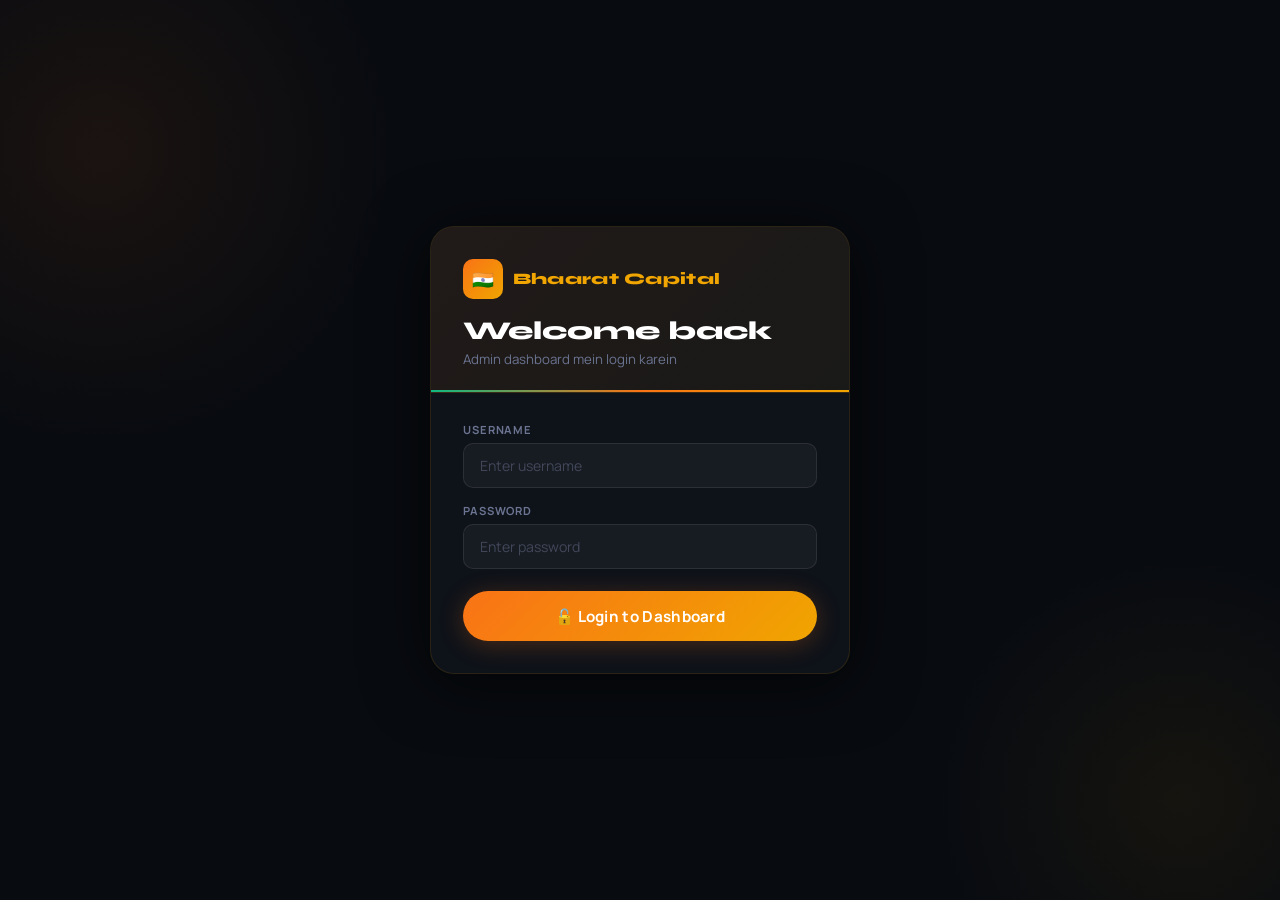
<file: admin.html>
<!DOCTYPE html>
<html lang="en">
<head>
<meta charset="UTF-8"/>
<meta name="viewport" content="width=device-width, initial-scale=1.0"/>
<title>Admin Panel — Bhaarat Capital</title>
<link rel="preconnect" href="https://fonts.googleapis.com">
<link href="https://fonts.googleapis.com/css2?family=Syne:wght@400;600;700;800&family=Manrope:wght@300;400;500;600;700&display=swap" rel="stylesheet">
<style>
:root {
  --bg: #080B10;
  --bg2: #0E1219;
  --bg3: #151B25;
  --bg4: #1C2330;
  --gold: #F0A500;
  --gold2: #FFD166;
  --orange: #F97316;
  --orange2: #FB923C;
  --green: #10B981;
  --green2: #34D399;
  --red: #EF4444;
  --red2: #F87171;
  --blue: #3B82F6;
  --purple: #8B5CF6;
  --teal: #14B8A6;
  --border: rgba(240,165,0,0.12);
  --border2: rgba(255,255,255,0.06);
  --text: #F0F2F8;
  --text2: #BEC4D8;
  --muted: #6B7491;
  --font-head: 'Syne', sans-serif;
  --font: 'Manrope', sans-serif;
  --radius: 16px;
  --radius-sm: 10px;
  --shadow: 0 4px 32px rgba(0,0,0,0.5);
  --shadow-lg: 0 8px 64px rgba(0,0,0,0.7);
}
*, *::before, *::after { box-sizing: border-box; margin: 0; padding: 0; }
body { background: var(--bg); color: var(--text); font-family: var(--font); min-height: 100vh; -webkit-font-smoothing: antialiased; }
::-webkit-scrollbar { width: 6px; height: 6px; }
::-webkit-scrollbar-track { background: var(--bg2); }
::-webkit-scrollbar-thumb { background: var(--bg4); border-radius: 99px; }

/* LOGIN */
.login-wrap { min-height: 100vh; display: flex; align-items: center; justify-content: center; padding: 1.5rem; position: relative; overflow: hidden; background: var(--bg); }
.login-wrap::before { content: ''; position: absolute; width: 600px; height: 600px; border-radius: 50%; background: radial-gradient(circle, rgba(249,115,22,0.08) 0%, transparent 70%); top: -150px; left: -200px; pointer-events: none; }
.login-wrap::after { content: ''; position: absolute; width: 500px; height: 500px; border-radius: 50%; background: radial-gradient(circle, rgba(240,165,0,0.06) 0%, transparent 70%); bottom: -150px; right: -150px; pointer-events: none; }
.login-card { background: var(--bg2); border: 1px solid var(--border); border-radius: 24px; width: 100%; max-width: 420px; box-shadow: var(--shadow-lg); overflow: hidden; position: relative; z-index: 1; animation: fadeUp 0.5s ease both; }
@keyframes fadeUp { from { opacity: 0; transform: translateY(24px); } to { opacity: 1; transform: translateY(0); } }
.login-header { padding: 2rem 2rem 1.5rem; background: linear-gradient(135deg, rgba(249,115,22,0.08), rgba(240,165,0,0.05)); border-bottom: 1px solid var(--border); position: relative; }
.login-header::after { content: ''; position: absolute; bottom: 0; left: 0; right: 0; height: 2px; background: linear-gradient(90deg, #10B981, #F97316, #F0A500); }
.login-logo { display: flex; align-items: center; gap: 0.6rem; margin-bottom: 1rem; }
.login-logo-icon { width: 40px; height: 40px; background: linear-gradient(135deg, var(--orange), var(--gold)); border-radius: 10px; display: flex; align-items: center; justify-content: center; font-size: 1.1rem; }
.login-logo-text { font-family: var(--font-head); font-size: 1rem; font-weight: 800; color: var(--gold); letter-spacing: 0.02em; }
.login-header h2 { font-family: var(--font-head); font-size: 1.6rem; font-weight: 800; color: #fff; margin-bottom: 0.25rem; }
.login-header .sub { color: var(--muted); font-size: 0.83rem; }
.login-body { padding: 1.8rem 2rem 2rem; }
.field { margin-bottom: 1.1rem; }
.field label { display: block; font-size: 0.72rem; font-weight: 700; color: var(--muted); text-transform: uppercase; letter-spacing: 0.08em; margin-bottom: 0.45rem; }
.field input { width: 100%; background: rgba(255,255,255,0.04); border: 1px solid rgba(255,255,255,0.09); border-radius: var(--radius-sm); padding: 0.85rem 1.1rem; color: var(--text); font-size: 0.92rem; font-family: var(--font); outline: none; transition: border-color 0.2s, background 0.2s, box-shadow 0.2s; }
.field input:focus { border-color: var(--orange); background: rgba(249,115,22,0.05); box-shadow: 0 0 0 3px rgba(249,115,22,0.12); }
.field input::placeholder { color: var(--muted); opacity: 0.6; }
.login-btn { width: 100%; padding: 0.9rem; background: linear-gradient(135deg, var(--orange), var(--gold)); color: #fff; border: none; border-radius: 50px; font-weight: 700; font-size: 0.95rem; font-family: var(--font); cursor: pointer; transition: all 0.25s; margin-top: 0.5rem; letter-spacing: 0.02em; box-shadow: 0 4px 24px rgba(249,115,22,0.25); }
.login-btn:hover { transform: translateY(-2px); box-shadow: 0 8px 32px rgba(249,115,22,0.45); }
.login-error { color: var(--red2); font-size: 0.82rem; margin-top: 0.8rem; display: none; text-align: center; background: rgba(239,68,68,0.08); border: 1px solid rgba(239,68,68,0.2); border-radius: 8px; padding: 0.6rem 1rem; }

/* DASHBOARD */
.dash { display: none; min-height: 100vh; }
.topbar { background: rgba(8,11,16,0.92); border-bottom: 1px solid var(--border); padding: 0 1.5rem; height: 60px; display: flex; align-items: center; justify-content: space-between; position: sticky; top: 0; z-index: 100; backdrop-filter: blur(20px); gap: 0.75rem; }
.topbar-left { display: flex; align-items: center; gap: 0.75rem; flex-shrink: 0; }
.topbar-logo { font-family: var(--font-head); font-size: 1rem; font-weight: 800; color: var(--gold); letter-spacing: 0.02em; display: flex; align-items: center; gap: 0.5rem; }
.topbar-logo-icon { width: 30px; height: 30px; background: linear-gradient(135deg, var(--orange), var(--gold)); border-radius: 7px; display: flex; align-items: center; justify-content: center; font-size: 0.75rem; flex-shrink: 0; }
.topbar-badge { background: rgba(249,115,22,0.12); color: var(--orange2); border: 1px solid rgba(249,115,22,0.25); border-radius: 50px; padding: 0.2rem 0.65rem; font-size: 0.7rem; font-weight: 700; letter-spacing: 0.04em; }
.github-badge { background: rgba(16,185,129,0.1); color: var(--green2); border: 1px solid rgba(16,185,129,0.25); border-radius: 50px; padding: 0.2rem 0.65rem; font-size: 0.7rem; font-weight: 700; letter-spacing: 0.03em; }
.topbar-right { display: flex; align-items: center; gap: 0.5rem; }
.logout-btn { background: rgba(239,68,68,0.08); color: var(--red2); border: 1px solid rgba(239,68,68,0.2); border-radius: var(--radius-sm); padding: 0.45rem 0.9rem; font-size: 0.78rem; font-weight: 700; font-family: var(--font); cursor: pointer; transition: all 0.2s; white-space: nowrap; }
.logout-btn:hover { background: rgba(239,68,68,0.18); }

/* TABS */
.tabs { background: var(--bg2); border-bottom: 1px solid var(--border2); padding: 0 1.5rem; display: flex; gap: 0; overflow-x: auto; scrollbar-width: none; }
.tabs::-webkit-scrollbar { display: none; }
.tab-btn { padding: 0.9rem 1.25rem; background: none; border: none; border-bottom: 2px solid transparent; color: var(--muted); font-size: 0.85rem; font-weight: 600; font-family: var(--font); cursor: pointer; transition: all 0.2s; white-space: nowrap; }
.tab-btn:hover { color: var(--text2); }
.tab-btn.active { color: var(--orange); border-bottom-color: var(--orange); }

/* MAIN */
.main { max-width: 1400px; margin: 0 auto; padding: 1.5rem; }
@media(min-width:768px) { .main { padding: 2rem; } }
.tab-panel { display: none; }
.tab-panel.active { display: block; animation: fadeIn 0.3s ease; }
@keyframes fadeIn { from { opacity: 0; } to { opacity: 1; } }

/* STATS */
.stats-row { display: grid; grid-template-columns: repeat(2, 1fr); gap: 0.75rem; margin-bottom: 1.5rem; }
@media(min-width:900px) { .stats-row { grid-template-columns: repeat(4, 1fr); } }
.stat-card { background: var(--bg2); border: 1px solid var(--border2); border-radius: var(--radius); padding: 1.2rem 1.3rem; position: relative; overflow: hidden; transition: border-color 0.2s, transform 0.2s; }
.stat-card:hover { border-color: var(--border); transform: translateY(-2px); }
.stat-card::before { content: ''; position: absolute; top: 0; left: 0; right: 0; height: 2px; border-radius: 2px 2px 0 0; }
.stat-card:nth-child(1)::before { background: linear-gradient(90deg, var(--gold), var(--orange)); }
.stat-card:nth-child(2)::before { background: linear-gradient(90deg, var(--green), var(--teal)); }
.stat-card:nth-child(3)::before { background: linear-gradient(90deg, var(--orange), var(--orange2)); }
.stat-card:nth-child(4)::before { background: linear-gradient(90deg, var(--gold2), var(--gold)); }
.stat-card .s-label { font-size: 0.7rem; color: var(--muted); font-weight: 700; text-transform: uppercase; letter-spacing: 0.07em; margin-bottom: 0.6rem; }
.stat-card .s-num { font-family: var(--font-head); font-size: 2.2rem; font-weight: 800; color: var(--gold); line-height: 1; margin-bottom: 0.3rem; }
.stat-card .s-sub { font-size: 0.75rem; color: var(--muted); }

/* FILTERS */
.filters { background: var(--bg2); border: 1px solid var(--border2); border-radius: var(--radius); padding: 1rem 1.2rem; margin-bottom: 1.25rem; display: flex; gap: 0.65rem; flex-wrap: wrap; align-items: center; }
.filter-label { font-size: 0.72rem; color: var(--muted); font-weight: 700; text-transform: uppercase; letter-spacing: 0.06em; }
.filter-select, .filter-input { background: rgba(255,255,255,0.04); border: 1px solid rgba(255,255,255,0.08); border-radius: 8px; padding: 0.5rem 0.8rem; color: var(--text); font-size: 0.83rem; font-family: var(--font); outline: none; min-width: 130px; transition: border-color 0.2s; }
.filter-select:focus, .filter-input:focus { border-color: var(--orange); }
.filter-select option { background: #1E293B; }
.filter-input { min-width: 180px; }
.filter-input::placeholder { color: var(--muted); opacity: 0.6; }
.btn-group { display: flex; gap: 0.5rem; flex-wrap: wrap; margin-left: auto; }
.refresh-btn { background: rgba(59,130,246,0.1); color: #93c5fd; border: 1px solid rgba(59,130,246,0.25); border-radius: 8px; padding: 0.5rem 0.9rem; font-size: 0.8rem; font-family: var(--font); cursor: pointer; font-weight: 600; transition: all 0.2s; white-space: nowrap; }
.refresh-btn:hover { background: rgba(59,130,246,0.2); }
.export-btn { background: linear-gradient(135deg, var(--green), #059669); color: #fff; border: none; border-radius: 8px; padding: 0.5rem 0.9rem; font-size: 0.8rem; font-family: var(--font); cursor: pointer; font-weight: 700; transition: all 0.2s; white-space: nowrap; }
.export-btn:hover { transform: translateY(-1px); }
.clear-btn { background: rgba(239,68,68,0.08); color: var(--red2); border: 1px solid rgba(239,68,68,0.2); border-radius: 8px; padding: 0.5rem 0.9rem; font-size: 0.8rem; font-family: var(--font); cursor: pointer; font-weight: 600; transition: all 0.2s; white-space: nowrap; }
.clear-btn:hover { background: rgba(239,68,68,0.18); }

/* TABLE */
.table-wrap { background: var(--bg2); border: 1px solid var(--border2); border-radius: var(--radius); overflow: hidden; }
.table-header { padding: 1rem 1.5rem; border-bottom: 1px solid var(--border2); display: flex; align-items: center; justify-content: space-between; flex-wrap: wrap; gap: 0.5rem; }
.table-header h3 { font-family: var(--font-head); font-size: 0.95rem; font-weight: 700; color: #fff; }
.table-header span { font-size: 0.78rem; color: var(--muted); }
.tbl-scroll { overflow-x: auto; }
table { width: 100%; border-collapse: collapse; min-width: 860px; }
thead tr { background: linear-gradient(135deg, #041C10, #052E16); }
thead th { padding: 11px 14px; text-align: left; font-size: 0.68rem; font-weight: 700; text-transform: uppercase; letter-spacing: 0.08em; color: #6EE7B7; white-space: nowrap; }
tbody tr { border-bottom: 1px solid rgba(255,255,255,0.04); transition: background 0.15s; }
tbody tr:last-child { border-bottom: none; }
tbody tr:hover { background: var(--bg3); }
tbody td { padding: 13px 14px; font-size: 0.84rem; color: var(--text2); vertical-align: middle; }
tbody td:first-child { color: var(--muted); font-size: 0.78rem; font-weight: 600; }
.type-badge { display: inline-block; border-radius: 50px; padding: 3px 10px; font-size: 0.7rem; font-weight: 700; white-space: nowrap; letter-spacing: 0.03em; }
.tb-loan { background: rgba(16,185,129,0.12); color: #6EE7B7; border: 1px solid rgba(16,185,129,0.25); }
.tb-insurance { background: rgba(249,115,22,0.12); color: #FED7AA; border: 1px solid rgba(249,115,22,0.25); }
.tb-salaried { background: rgba(20,184,166,0.12); color: #99F6E4; border: 1px solid rgba(20,184,166,0.25); }
.tb-self { background: rgba(245,158,11,0.12); color: #FDE68A; border: 1px solid rgba(245,158,11,0.25); }
.tb-blog { background: rgba(139,92,246,0.12); color: #D8B4FE; border: 1px solid rgba(139,92,246,0.25); }
.tb-video { background: rgba(239,68,68,0.12); color: #FCA5A5; border: 1px solid rgba(239,68,68,0.25); }
.tb-image { background: rgba(20,184,166,0.12); color: #99F6E4; border: 1px solid rgba(20,184,166,0.25); }
.tb-post { background: rgba(59,130,246,0.12); color: #93C5FD; border: 1px solid rgba(59,130,246,0.25); }
.action-btn { background: rgba(239,68,68,0.08); color: var(--red2); border: 1px solid rgba(239,68,68,0.2); border-radius: 6px; padding: 4px 10px; font-size: 0.72rem; font-family: var(--font); cursor: pointer; font-weight: 600; transition: all 0.2s; }
.action-btn:hover { background: rgba(239,68,68,0.2); }
.empty-state { text-align: center; padding: 3.5rem 2rem; color: var(--muted); }
.empty-state .icon { font-size: 2.5rem; margin-bottom: 0.8rem; opacity: 0.4; }
.empty-state p { font-size: 0.87rem; line-height: 1.7; }

/* POSTS */
.post-creator { background: var(--bg2); border: 1px solid var(--border2); border-radius: var(--radius); padding: 1.5rem; margin-bottom: 1.5rem; }
@media(min-width:768px) { .post-creator { padding: 2rem; } }
.section-title { font-family: var(--font-head); font-size: 1rem; font-weight: 700; color: #fff; margin-bottom: 0.25rem; }
.section-sub { font-size: 0.82rem; color: var(--muted); margin-bottom: 1.5rem; line-height: 1.5; }
.post-type-row { display: flex; gap: 0.5rem; margin-bottom: 1.5rem; flex-wrap: wrap; }
.pt-btn { padding: 0.45rem 1rem; border-radius: 50px; border: 1.5px solid rgba(255,255,255,0.1); background: transparent; color: var(--muted); font-size: 0.8rem; font-weight: 600; font-family: var(--font); cursor: pointer; transition: all 0.2s; }
.pt-btn:hover { color: var(--text); border-color: rgba(255,255,255,0.2); }
.pt-btn.active { border-color: var(--orange); color: var(--orange); background: rgba(249,115,22,0.1); }
.post-grid { display: grid; grid-template-columns: 1fr; gap: 0.75rem; }
@media(min-width:640px) { .post-grid { grid-template-columns: 1fr 1fr; } }
.field { margin-bottom: 0.9rem; }
.field label { display: block; font-size: 0.7rem; font-weight: 700; color: var(--muted); text-transform: uppercase; letter-spacing: 0.08em; margin-bottom: 0.4rem; }
.field input, .field textarea, .field select { width: 100%; background: rgba(255,255,255,0.04); border: 1px solid rgba(255,255,255,0.09); border-radius: var(--radius-sm); padding: 0.75rem 1rem; color: var(--text); font-size: 0.88rem; font-family: var(--font); outline: none; transition: border-color 0.2s, background 0.2s, box-shadow 0.2s; }
.field input:focus, .field textarea:focus, .field select:focus { border-color: var(--orange); background: rgba(249,115,22,0.04); box-shadow: 0 0 0 3px rgba(249,115,22,0.1); }
.field input::placeholder, .field textarea::placeholder { color: var(--muted); opacity: 0.5; }
.field textarea { resize: vertical; min-height: 90px; }
.field select option { background: #1E293B; }
.pin-row { display: flex; align-items: center; gap: 0.6rem; margin-top: 0.5rem; margin-bottom: 0.25rem; }
.pin-row input[type=checkbox] { width: 16px; height: 16px; accent-color: var(--gold); cursor: pointer; }
.pin-row label { font-size: 0.83rem; color: var(--muted); cursor: pointer; }
.submit-post-btn { background: linear-gradient(135deg, var(--orange), var(--gold)); color: #fff; border: none; border-radius: 50px; padding: 0.78rem 2rem; font-size: 0.9rem; font-weight: 700; font-family: var(--font); cursor: pointer; transition: all 0.25s; margin-top: 1rem; box-shadow: 0 4px 24px rgba(249,115,22,0.25); letter-spacing: 0.02em; }
.submit-post-btn:hover { transform: translateY(-2px); box-shadow: 0 8px 32px rgba(249,115,22,0.45); }
.submit-post-btn:disabled { opacity: 0.6; cursor: not-allowed; transform: none; }
.posts-table-wrap { background: var(--bg2); border: 1px solid var(--border2); border-radius: var(--radius); overflow: hidden; }
.posts-table { min-width: 680px; }
.pin-btn { background: rgba(245,158,11,0.08); color: var(--gold2); border: 1px solid rgba(245,158,11,0.2); border-radius: 6px; padding: 4px 10px; font-size: 0.72rem; font-family: var(--font); cursor: pointer; font-weight: 600; transition: all 0.2s; margin-right: 5px; }
.pin-btn:hover { background: rgba(245,158,11,0.18); }
.pin-btn.pinned { background: rgba(245,158,11,0.2); color: #FDE68A; }

/* MODAL */
.confirm-overlay { display: none; position: fixed; inset: 0; background: rgba(0,0,0,0.75); z-index: 9999; align-items: center; justify-content: center; backdrop-filter: blur(6px); padding: 1rem; }
.confirm-overlay.show { display: flex; }
.confirm-card { background: var(--bg2); border: 1px solid rgba(239,68,68,0.25); border-radius: 20px; padding: 2rem; text-align: center; max-width: 340px; width: 100%; box-shadow: 0 24px 80px rgba(0,0,0,0.6); animation: popIn 0.25s cubic-bezier(0.34,1.56,0.64,1); }
@keyframes popIn { from { opacity: 0; transform: scale(0.9); } to { opacity: 1; transform: scale(1); } }
.confirm-card .icon-big { font-size: 2.5rem; margin-bottom: 0.75rem; }
.confirm-card h3 { font-family: var(--font-head); color: #fff; font-size: 1.05rem; margin-bottom: 0.5rem; }
.confirm-card p { color: var(--muted); font-size: 0.84rem; margin-bottom: 1.5rem; line-height: 1.5; }
.confirm-btns { display: flex; gap: 0.7rem; justify-content: center; }
.cb-cancel { background: rgba(255,255,255,0.06); color: var(--text2); border: 1px solid rgba(255,255,255,0.1); border-radius: 10px; padding: 0.65rem 1.5rem; font-size: 0.87rem; font-family: var(--font); cursor: pointer; font-weight: 600; transition: all 0.2s; }
.cb-cancel:hover { background: rgba(255,255,255,0.1); }
.cb-del { background: var(--red); color: #fff; border: none; border-radius: 10px; padding: 0.65rem 1.5rem; font-size: 0.87rem; font-family: var(--font); cursor: pointer; font-weight: 700; transition: all 0.2s; }
.cb-del:hover { background: #DC2626; }
.toast { position: fixed; bottom: 1.5rem; right: 1.5rem; background: var(--bg3); border: 1px solid rgba(16,185,129,0.35); border-radius: 12px; padding: 0.9rem 1.4rem; color: var(--green2); font-size: 0.86rem; font-weight: 600; z-index: 9999; transform: translateY(80px); opacity: 0; transition: all 0.35s cubic-bezier(0.34,1.56,0.64,1); box-shadow: 0 8px 32px rgba(0,0,0,0.4); max-width: calc(100vw - 3rem); }
.toast.show { transform: translateY(0); opacity: 1; }
.toast.error { border-color: rgba(239,68,68,0.35); color: var(--red2); }
@media(max-width:480px) { .login-header { padding: 1.5rem 1.5rem 1.2rem; } .login-body { padding: 1.5rem 1.5rem 1.5rem; } .stat-card .s-num { font-size: 1.8rem; } }
</style>
</head>
<body>

<!-- LOGIN -->
<div class="login-wrap" id="loginWrap">
  <div class="login-card">
    <div class="login-header">
      <div class="login-logo">
        <div class="login-logo-icon">🇮🇳</div>
        <span class="login-logo-text">Bhaarat Capital</span>
      </div>
      <h2>Welcome back</h2>
      <p class="sub">Admin dashboard mein login karein</p>
    </div>
    <div class="login-body">
      <div class="field">
        <label>Username</label>
        <input type="text" id="loginUser" placeholder="Enter username" autocomplete="username">
      </div>
      <div class="field">
        <label>Password</label>
        <input type="password" id="loginPass" placeholder="Enter password" autocomplete="current-password" onkeydown="if(event.key==='Enter')doLogin()">
      </div>
      <button class="login-btn" onclick="doLogin()">🔓 Login to Dashboard</button>
      <p class="login-error" id="loginError">✖ Invalid username or password</p>
    </div>
  </div>
</div>

<!-- DASHBOARD -->
<div class="dash" id="dashWrap">
  <div class="topbar">
    <div class="topbar-left">
      <div class="topbar-logo">
        <div class="topbar-logo-icon">🇮🏻</div>
        Bhaarat Capital
      </div>
      <span class="topbar-badge">Admin Panel</span>
      <span class="github-badge">⚡ Google Backend Connected</span>
    </div>
    <div class="topbar-right">
      <button class="logout-btn" onclick="doLogout()">🔒 Logout</button>
    </div>
  </div>

  <div class="tabs">
    <button class="tab-btn active" onclick="switchTab('leads',this)">📋 Leads / Forms</button>
    <button class="tab-btn" onclick="switchTab('posts',this)">📝 Our Story Posts</button>
  </div>

  <div class="main">

    <!-- LEADS TAB -->
    <div class="tab-panel active" id="tab-leads">
      <div class="stats-row">
        <div class="stat-card">
          <div class="s-label">Total Leads</div>
          <div class="s-num" id="statTotal">0</div>
          <div class="s-sub">GitHub se</div>
        </div>
        <div class="stat-card">
          <div class="s-label">Loan Enquiries</div>
          <div class="s-num" id="statLoans" style="color:var(--green2)">0</div>
          <div class="s-sub">Loan requests</div>
        </div>
        <div class="stat-card">
          <div class="s-label">Insurance</div>
          <div class="s-num" id="statIns" style="color:var(--orange2)">0</div>
          <div class="s-sub">Insurance requests</div>
        </div>
        <div class="stat-card">
          <div class="s-label">Today's Leads</div>
          <div class="s-num" id="statToday" style="color:var(--gold2)">0</div>
          <div class="s-sub">Since midnight</div>
        </div>
      </div>

      <div class="filters">
        <span class="filter-label">Filter:</span>
        <select class="filter-select" id="filterService" onchange="renderLeadsTable()">
          <option value="">All Services</option>
          <option value="loan">Loan</option>
          <option value="insurance">Insurance</option>
        </select>
        <select class="filter-select" id="filterEmp" onchange="renderLeadsTable()">
          <option value="">All Employment</option>
          <option value="salaried">Salaried</option>
          <option value="self-employed">Self Employed</option>
        </select>
        <input type="text" class="filter-input" id="filterSearch" placeholder="Search name / phone..." oninput="renderLeadsTable()">
        <div class="btn-group">
          <button class="refresh-btn" onclick="loadLeads()">↻ Refresh</button>
          <button class="export-btn" onclick="exportCSV()">⬇ CSV</button>
          <button class="clear-btn" onclick="clearAllLeads()">🗑 Clear</button>
        </div>
      </div>

      <div class="table-wrap">
        <div class="table-header">
          <h3>📋 Form Submissions</h3>
          <span id="tableCount">0 records</span>
        </div>
        <div class="tbl-scroll">
          <table id="leadsTable">
            <thead>
              <tr><th>#</th><th>Name</th><th>PAN</th><th>Phone</th><th>City</th><th>Employment</th><th>Service</th><th>Type</th><th>Submitted</th><th>Action</th></tr>
            </thead>
            <tbody id="leadsBody"></tbody>
          </table>
        </div>
        <div class="empty-state" id="emptyLeads" style="display:none;">
          <div class="icon">📋</div>
          <p>Abhi tak koi lead nahi hai.<br>Leads GitHub se load ho rahi hain.</p>
        </div>
      </div>
    </div>

    <!-- POSTS TAB -->
    <div class="tab-panel" id="tab-posts">
      <div class="stats-row" style="margin-bottom:1.5rem;">
        <div class="stat-card">
          <div class="s-label">Total Posts</div>
          <div class="s-num" id="statPosts" style="color:#93c5fd">0</div>
          <div class="s-sub">Published on Our Story</div>
        </div>
        <div class="stat-card">
          <div class="s-label">Blog Posts</div>
          <div class="s-num" id="statBlogPosts" style="color:#d8b4fe">0</div>
          <div class="s-sub">Written articles</div>
        </div>
        <div class="stat-card">
          <div class="s-label">Media Posts</div>
          <div class="s-num" id="statMediaPosts" style="color:var(--teal)">0</div>
          <div class="s-sub">Images &amp; Videos</div>
        </div>
        <div class="stat-card">
          <div class="s-label">Pinned Posts</div>
          <div class="s-num" id="statPinned" style="color:var(--gold2)">0</div>
          <div class="s-sub">Featured at top</div>
        </div>
      </div>

      <div class="post-creator">
        <p class="section-title">➕ Create New Post for Our Story</p>
        <p class="section-sub">Post karo — blog, image, ya video. Yeh turant Our Story page par dikhega.</p>

        <div class="post-type-row">
          <button class="pt-btn active" id="pt-blog" onclick="setPostType('blog')">📝 Blog / Article</button>
          <button class="pt-btn" id="pt-image" onclick="setPostType('image')">📷 Image Post</button>
          <button class="pt-btn" id="pt-video" onclick="setPostType('video')">🎬 Video Post</button>
          <button class="pt-btn" id="pt-update" onclick="setPostType('update')">📢 Company Update</button>
        </div>

        <div class="post-grid">
          <div class="field">
            <label>Post Title *</label>
            <input type="text" id="postTitle" placeholder="e.g. How We Helped 500+ Families...">
          </div>
          <div class="field">
            <label>Category / Tag</label>
            <input type="text" id="postTag" placeholder="e.g. Home Loan, Success Story, Team">
          </div>
        </div>

        <div id="blogFields">
          <div class="field"><label>Article Content *</label><textarea id="postContent" rows="5" placeholder="Apna blog ya update yahan likho..."></textarea></div>
          <div class="field"><label>Cover Image URL (optional)</label><input type="url" id="postCoverImage" placeholder="https://... image link"></div>
        </div>
        <div id="imageFields" style="display:none;">
          <div class="field"><label>Image URL *</label><input type="url" id="postImageUrl" placeholder="https://... paste image link"></div>
          <div class="field"><label>Caption</label><textarea id="postImageCaption" rows="3" placeholder="Image ke baare mein kuch likho..."></textarea></div>
        </div>
        <div id="videoFields" style="display:none;">
          <div class="field"><label>Video URL * (YouTube / Reel)</label><input type="url" id="postVideoUrl" placeholder="https://www.youtube.com/watch?v=..."></div>
          <div class="field"><label>Video Description</label><textarea id="postVideoDesc" rows="3" placeholder="Video ke baare mein kuch likho..."></textarea></div>
        </div>
        <div id="updateFields" style="display:none;">
          <div class="field"><label>Update Message *</label><textarea id="postUpdateMsg" rows="3" placeholder="Short company update likho..."></textarea></div>
          <div class="field"><label>Image URL (optional)</label><input type="url" id="postUpdateImage" placeholder="https://... image link (optional)"></div>
        </div>

        <div class="pin-row">
          <input type="checkbox" id="postPin">
          <label for="postPin">📌 Pin this post at the top of Our Story</label>
        </div>
        <button class="submit-post-btn" id="publishBtn" onclick="publishPost()">🚀 Publish to Our Story</button>
      </div>

      <div class="posts-table-wrap">
        <div class="table-header">
          <h3>📝 Published Posts</h3>
          <span id="postsCount">0 posts</span>
        </div>
        <div class="tbl-scroll">
          <table class="posts-table">
            <thead>
              <tr><th>#</th><th>Title</th><th>Type</th><th>Tag</th><th>Pinned</th><th>Published</th><th>Actions</th></tr>
            </thead>
            <tbody id="postsBody"></tbody>
          </table>
        </div>
        <div class="empty-state" id="emptyPosts" style="display:none;">
          <div class="icon">📝</div>
          <p>Koi post nahi hai. Upar se create karo!</p>
        </div>
      </div>
    </div>

  </div>
</div>

<!-- CONFIRM MODAL -->
<div class="confirm-overlay" id="confirmOverlay">
  <div class="confirm-card">
    <div class="icon-big">⚠️</div>
    <h3>Confirm Delete</h3>
    <p id="confirmMsg">Are you sure?</p>
    <div class="confirm-btns">
      <button class="cb-cancel" onclick="closeConfirm()">Cancel</button>
      <button class="cb-del" onclick="executeConfirm()">Delete</button>
    </div>
  </div>
</div>

<div class="toast" id="toast">✅ Done!</div>

<script>
// ======================================================
// CONFIGURATION — sirf yahi cheez change karni hai
// ======================================================
const ADMIN_USER   = 'Chintu.Singh';
const ADMIN_PASS   = 'Singh.1984';
const BACKEND_URL  = 'https://script.google.com/macros/s/AKfycbwAVZxWiBUXautkuS0lFUjkI4H2y35G0tvrnCVcZtrshHH4_3H_UutqKesPYnbwMTAPPg/exec';
const POSTS_FILE   = 'posts.json';
const LEADS_FILE   = 'leads.json';
// ======================================================

let allLeads = [];
let allPosts = [];

// ---- Backend helpers (Google Apps Script proxy) ----
async function backendRead(file) {
  const url = BACKEND_URL + '?action=read&file=' + encodeURIComponent(file);
  const res = await fetch(url);
  const json = await res.json();
  if (!json.success) throw new Error(json.error || 'Read failed');
  return { data: json.data, sha: json.sha };
}

async function backendWrite(file, content, sha, message) {
  const res = await fetch(BACKEND_URL, {
    method: 'POST',
    headers: { 'Content-Type': 'text/plain' }, // avoid CORS preflight
    body: JSON.stringify({ action: 'write', file, content, sha, message })
  });
  const json = await res.json();
  if (!json.success) throw new Error(json.error || 'Write failed');
  return json;
}

// ---- Auth ----
function doLogin() {
  const u = document.getElementById('loginUser').value.trim();
  const p = document.getElementById('loginPass').value;
  if (u === ADMIN_USER && p === ADMIN_PASS) {
    sessionStorage.setItem('bc_admin_auth', '1');
    document.getElementById('loginWrap').style.display = 'none';
    document.getElementById('dashWrap').style.display = 'block';
    loadDashboard();
  } else {
    document.getElementById('loginError').style.display = 'block';
  }
}
function doLogout() {
  sessionStorage.removeItem('bc_admin_auth');
  document.getElementById('dashWrap').style.display = 'none';
  document.getElementById('loginWrap').style.display = 'flex';
  document.getElementById('loginUser').value = '';
  document.getElementById('loginPass').value = '';
}
window.addEventListener('DOMContentLoaded', () => {
  if (sessionStorage.getItem('bc_admin_auth') === '1') {
    document.getElementById('loginWrap').style.display = 'none';
    document.getElementById('dashWrap').style.display = 'block';
    loadDashboard();
  }
});

// ---- Tabs ----
function switchTab(name, btn) {
  document.querySelectorAll('.tab-panel').forEach(p => p.classList.remove('active'));
  document.querySelectorAll('.tab-btn').forEach(b => b.classList.remove('active'));
  document.getElementById('tab-' + name).classList.add('active');
  btn.classList.add('active');
  if (name === 'leads') loadLeads();
  if (name === 'posts') loadPosts();
}

function loadDashboard() {
  loadLeads();
  loadPosts();
}

// ---- Leads ----
async function loadLeads() {
  try {
    showToast('⏳ Leads load ho rahi hain...', false, true);
    const { data } = await backendRead(LEADS_FILE);
    allLeads = Array.isArray(data) ? data : [];
    renderLeadsUI();
    showToast('✅ Leads loaded!');
  } catch(e) {
    showToast('Leads load error: ' + e.message, true);
  }
}

function renderLeadsUI() { updateLeadStats(); renderLeadsTable(); }

function updateLeadStats() {
  const today = new Date().toDateString();
  document.getElementById('statTotal').textContent = allLeads.length;
  document.getElementById('statLoans').textContent = allLeads.filter(l => l.service === 'loan').length;
  document.getElementById('statIns').textContent = allLeads.filter(l => l.service === 'insurance').length;
  document.getElementById('statToday').textContent = allLeads.filter(l => new Date(l.timestamp).toDateString() === today).length;
}

function renderLeadsTable() {
  const svc = document.getElementById('filterService').value;
  const emp = document.getElementById('filterEmp').value;
  const q   = document.getElementById('filterSearch').value.toLowerCase();
  let filtered = allLeads.filter(l => {
    if (svc && l.service !== svc) return false;
    if (emp && l.employment !== emp) return false;
    if (q && !l.fullName?.toLowerCase().includes(q) && !(l.phone||'').includes(q)) return false;
    return true;
  });
  const body  = document.getElementById('leadsBody');
  const empty = document.getElementById('emptyLeads');
  document.getElementById('tableCount').textContent = filtered.length + ' record' + (filtered.length !== 1 ? 's' : '');
  if (!filtered.length) {
    body.innerHTML = ''; empty.style.display = 'block';
    document.getElementById('leadsTable').style.display = 'none'; return;
  }
  empty.style.display = 'none';
  document.getElementById('leadsTable').style.display = 'table';
  body.innerHTML = filtered.slice().reverse().map((l, i) => {
    const dt = new Date(l.timestamp);
    const ds = dt.toLocaleDateString('en-IN', { day:'2-digit', month:'short', year:'numeric' });
    const ts = dt.toLocaleTimeString('en-IN', { hour:'2-digit', minute:'2-digit' });
    const ec = l.employment === 'salaried' ? 'tb-salaried' : 'tb-self';
    const sc = l.service === 'loan' ? 'tb-loan' : 'tb-insurance';
    return `<tr>
      <td>${filtered.length - i}</td>
      <td style="color:var(--text);font-weight:600">${esc(l.fullName||'—')}</td>
      <td style="font-family:monospace;font-size:.8rem">${esc(l.panNumber||'—')}</td>
      <td><a href="tel:${esc(l.phone||'')}" style="color:var(--green2);text-decoration:none;font-weight:600">${esc(l.phone||'—')}</a></td>
      <td>${esc(l.city||'—')}</td>
      <td><span class="type-badge ${ec}">${esc(l.employment||'—')}</span></td>
      <td><span class="type-badge ${sc}">${esc(l.service||'—')}</span></td>
      <td style="color:var(--muted)">${esc(l.serviceType||'—')}</td>
      <td style="color:var(--muted);font-size:.78rem">${ds}<br>${ts}</td>
      <td><button class="action-btn" onclick="deleteLead('${esc(l.id)}')">🗑 Del</button></td>
    </tr>`;
  }).join('');
}

async function deleteLead(id) {
  pendingAction = async () => {
    try {
      const { sha } = await backendRead(LEADS_FILE);
      allLeads = allLeads.filter(l => l.id !== id);
      await backendWrite(LEADS_FILE, allLeads, sha, 'Delete lead: ' + id);
      renderLeadsUI(); showToast('Lead deleted!');
    } catch(e) { showToast('Error: ' + e.message, true); }
  };
  showConfirm('Delete this lead record?');
}

async function clearAllLeads() {
  pendingAction = async () => {
    try {
      const { sha } = await backendRead(LEADS_FILE);
      await backendWrite(LEADS_FILE, [], sha, 'Clear all leads');
      allLeads = []; renderLeadsUI(); showToast('All leads cleared!');
    } catch(e) { showToast('Error: ' + e.message, true); }
  };
  showConfirm('Delete ALL lead records? Yeh wapas nahi aayega!');
}

function exportCSV() {
  if (!allLeads.length) { alert('No data to export.'); return; }
  const headers = ['#','Name','PAN','Phone','City','Employment','Service','ServiceType','Timestamp'];
  const rows = allLeads.slice().reverse().map((l,i) => [i+1,`"${(l.fullName||'').replace(/"/g,'""')}"`,l.panNumber||'',l.phone||'',`"${(l.city||'').replace(/"/g,'""')}"`,l.employment||'',l.service||'',`"${(l.serviceType||'').replace(/"/g,'""')}"`,new Date(l.timestamp).toLocaleString('en-IN')].join(','));
  const csv  = [headers.join(','), ...rows].join('\n');
  const blob = new Blob([csv], { type:'text/csv' });
  const url  = URL.createObjectURL(blob);
  const a    = document.createElement('a');
  a.href = url; a.download = 'bc_leads_' + new Date().toISOString().slice(0,10) + '.csv';
  a.click(); URL.revokeObjectURL(url);
}

// ---- Posts ----
async function loadPosts() {
  try {
    const { data } = await backendRead(POSTS_FILE);
    allPosts = Array.isArray(data) ? data : [];
    renderPostsUI();
  } catch(e) {
    showToast('Posts load error: ' + e.message, true);
  }
}

function renderPostsUI() { updatePostStats(); renderPostsTable(); }

function updatePostStats() {
  document.getElementById('statPosts').textContent = allPosts.length;
  document.getElementById('statBlogPosts').textContent = allPosts.filter(p => p.type==='blog'||p.type==='update').length;
  document.getElementById('statMediaPosts').textContent = allPosts.filter(p => p.type==='image'||p.type==='video').length;
  document.getElementById('statPinned').textContent = allPosts.filter(p => p.pinned).length;
}

let currentPostType = 'blog';
function setPostType(type) {
  currentPostType = type;
  ['blog','image','video','update'].forEach(t => {
    document.getElementById('pt-' + t).classList.toggle('active', t === type);
    document.getElementById(t + 'Fields').style.display = t === type ? 'block' : 'none';
  });
}

async function publishPost() {
  const title = document.getElementById('postTitle').value.trim();
  const tag   = document.getElementById('postTag').value.trim();
  const pin   = document.getElementById('postPin').checked;
  if (!title) { alert('Title zaroori hai!'); return; }

  let pd = { id:'p_'+Date.now(), type:currentPostType, title, tag, pinned:pin, timestamp:new Date().toISOString() };
  if (currentPostType==='blog')   { const c=document.getElementById('postContent').value.trim(); if(!c){alert('Content likho!');return;} pd.content=c; pd.coverImage=document.getElementById('postCoverImage').value.trim(); }
  else if (currentPostType==='image')  { const u=document.getElementById('postImageUrl').value.trim(); if(!u){alert('Image URL daalo!');return;} pd.imageUrl=u; pd.caption=document.getElementById('postImageCaption').value.trim(); }
  else if (currentPostType==='video')  { const u=document.getElementById('postVideoUrl').value.trim(); if(!u){alert('Video URL daalo!');return;} pd.videoUrl=u; pd.description=document.getElementById('postVideoDesc').value.trim(); }
  else if (currentPostType==='update') { const m=document.getElementById('postUpdateMsg').value.trim(); if(!m){alert('Message likho!');return;} pd.content=m; pd.coverImage=document.getElementById('postUpdateImage').value.trim(); }

  const btn = document.getElementById('publishBtn');
  btn.disabled = true; btn.textContent = '⏳ Publishing...';
  try {
    const { sha } = await backendRead(POSTS_FILE);
    allPosts.unshift(pd);
    await backendWrite(POSTS_FILE, allPosts, sha, 'New post: ' + title);
    updatePostStats(); renderPostsTable(); resetPostForm();
    showToast('✅ Post published on Our Story!');
  } catch(e) {
    allPosts.shift();
    showToast('Error: ' + e.message, true);
  }
  btn.disabled = false; btn.textContent = '🚀 Publish to Our Story';
}

function resetPostForm() {
  ['postTitle','postTag','postContent','postCoverImage','postImageUrl','postImageCaption','postVideoUrl','postVideoDesc','postUpdateMsg','postUpdateImage'].forEach(id => {
    const el = document.getElementById(id); if (el) el.value = '';
  });
  document.getElementById('postPin').checked = false;
}

function renderPostsTable() {
  const body  = document.getElementById('postsBody');
  const empty = document.getElementById('emptyPosts');
  document.getElementById('postsCount').textContent = allPosts.length + ' post' + (allPosts.length!==1?'s':'');
  if (!allPosts.length) { body.innerHTML=''; empty.style.display='block'; return; }
  empty.style.display = 'none';
  const sorted = [...allPosts].sort((a,b) => { if(a.pinned&&!b.pinned)return -1; if(!a.pinned&&b.pinned)return 1; return new Date(b.timestamp)-new Date(a.timestamp); });
  const tc = { blog:'tb-blog', image:'tb-image', video:'tb-video', update:'tb-post' };
  const ti = { blog:'📝', image:'📷', video:'🎬', update:'📢' };
  body.innerHTML = sorted.map((p,i) => {
    const dt = new Date(p.timestamp);
    const ds = dt.toLocaleDateString('en-IN',{day:'2-digit',month:'short',year:'numeric'});
    const ts = dt.toLocaleTimeString('en-IN',{hour:'2-digit',minute:'2-digit'});
    return `<tr>
      <td>${i+1}</td>
      <td style="max-width:240px;overflow:hidden;text-overflow:ellipsis;white-space:nowrap;color:var(--text);font-weight:600">${esc(p.title)}</td>
      <td><span class="type-badge ${tc[p.type]||'tb-post'}">${ti[p.type]||'📋'} ${esc(p.type)}</span></td>
      <td style="color:var(--muted)">${esc(p.tag||'—')}</td>
      <td>${p.pinned?'<span style="color:var(--gold2);font-weight:600;font-size:.82rem">📌 Pinned</span>':'<span style="color:var(--muted)">—</span>'}</td>
      <td style="color:var(--muted);font-size:.78rem">${ds}<br>${ts}</td>
      <td>
        <button class="pin-btn ${p.pinned?'pinned':''}" onclick="togglePin('${esc(p.id)}')">${p.pinned?'📌 Unpin':'📋 Pin'}</button>
        <button class="action-btn" onclick="deletePost('${esc(p.id)}')">🗑 Del</button>
      </td>
    </tr>`;
  }).join('');
}

async function togglePin(id) {
  try {
    const { sha } = await backendRead(POSTS_FILE);
    const post = allPosts.find(p => p.id===id); if (!post) return;
    post.pinned = !post.pinned;
    await backendWrite(POSTS_FILE, allPosts, sha, 'Toggle pin: ' + id);
    updatePostStats(); renderPostsTable(); showToast('Pin updated!');
  } catch(e) { showToast('Error: ' + e.message, true); }
}

async function deletePost(id) {
  pendingAction = async () => {
    try {
      const { sha } = await backendRead(POSTS_FILE);
      allPosts = allPosts.filter(p => p.id!==id);
      await backendWrite(POSTS_FILE, allPosts, sha, 'Delete post: ' + id);
      updatePostStats(); renderPostsTable(); showToast('Post deleted!');
    } catch(e) { showToast('Error: ' + e.message, true); }
  };
  showConfirm('Yeh post delete kar dein?');
}

// ---- Utilities ----
let pendingAction = null;
function showConfirm(msg) { document.getElementById('confirmMsg').textContent=msg; document.getElementById('confirmOverlay').classList.add('show'); }
function closeConfirm()   { pendingAction=null; document.getElementById('confirmOverlay').classList.remove('show'); }
function executeConfirm() { if(pendingAction) pendingAction(); closeConfirm(); }

function showToast(msg, isError=false, neutral=false) {
  const t = document.getElementById('toast');
  t.innerHTML = msg;
  t.className = 'toast' + (isError?' error':'');
  if (neutral) t.style.borderColor = 'rgba(249,115,22,0.35)', t.style.color = 'var(--orange2)';
  else t.style.borderColor = '', t.style.color = '';
  t.classList.add('show');
  setTimeout(() => t.classList.remove('show'), 3500);
}

function esc(s) { return String(s||'').replace(/&/g,'&amp;').replace(/</g,'&lt;').replace(/>/g,'&gt;').replace(/"/g,'&quot;'); }
</script>
</body>
</html>
</file>
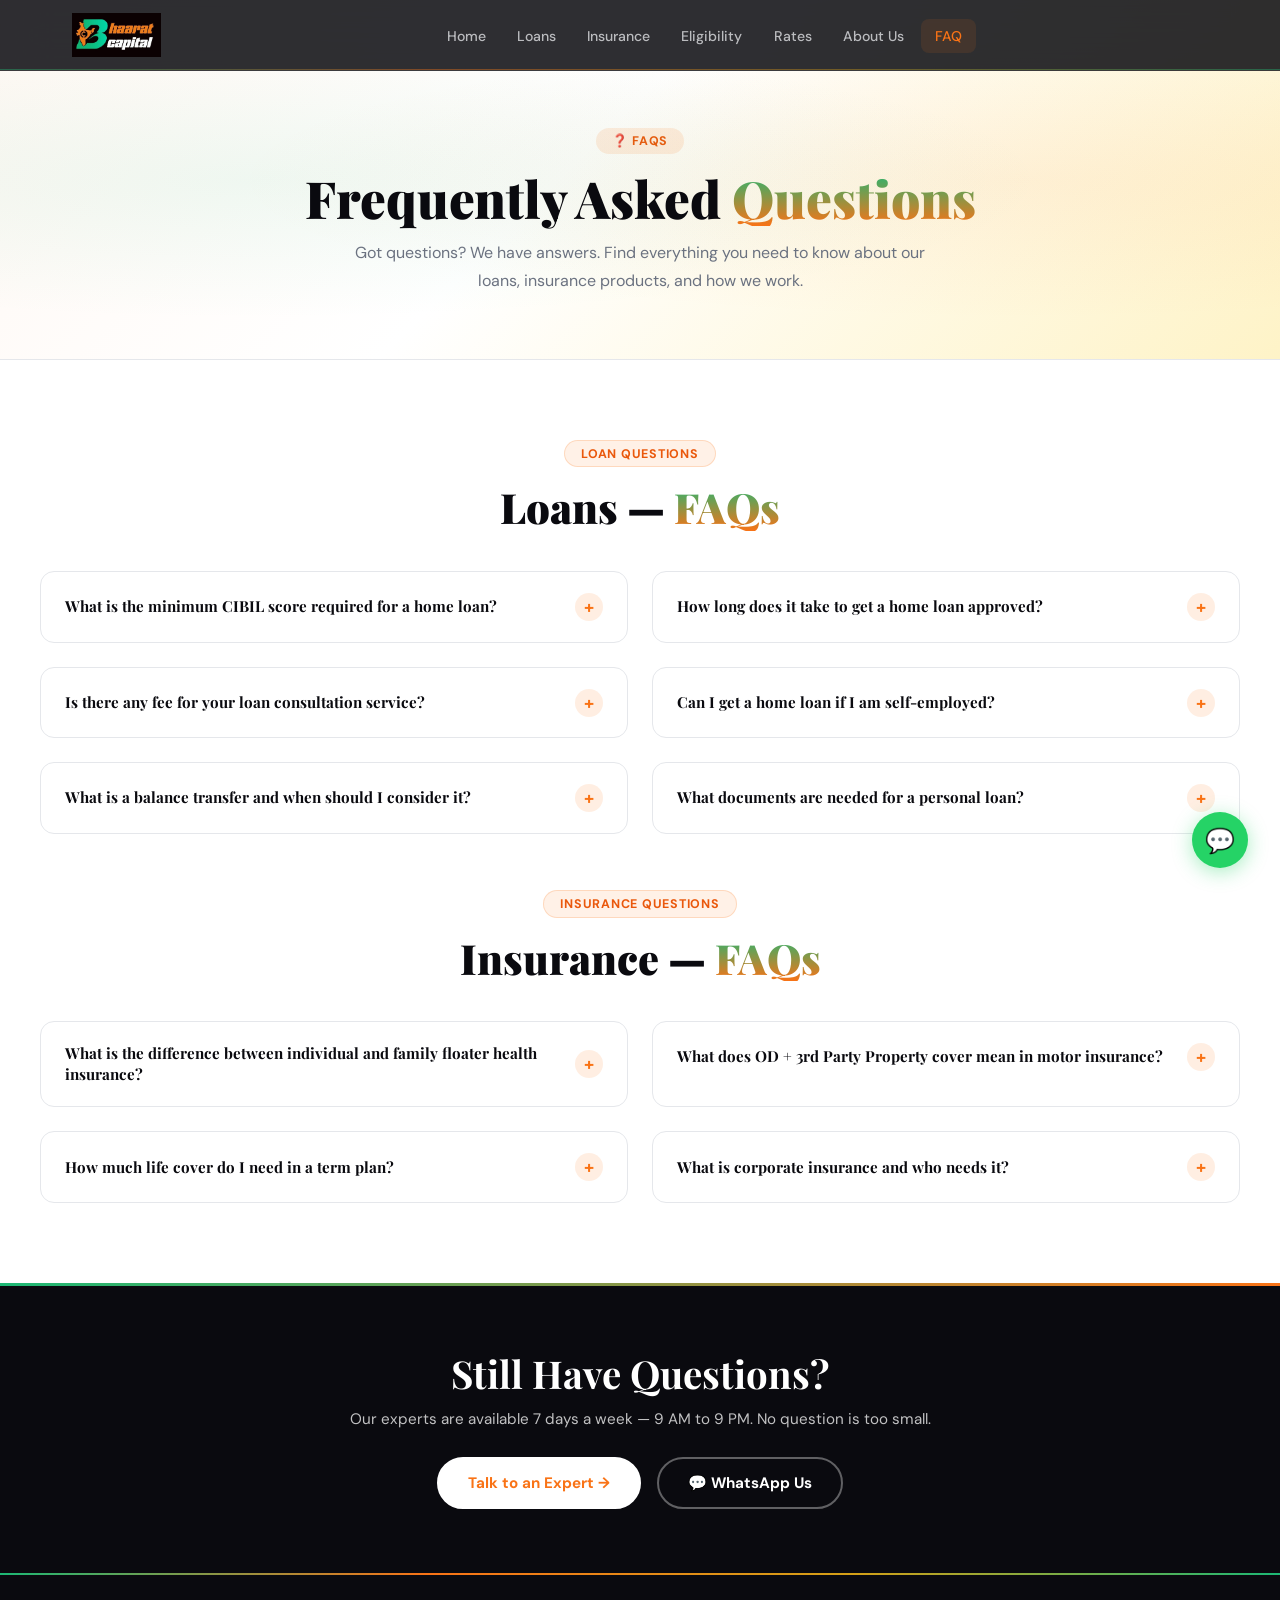
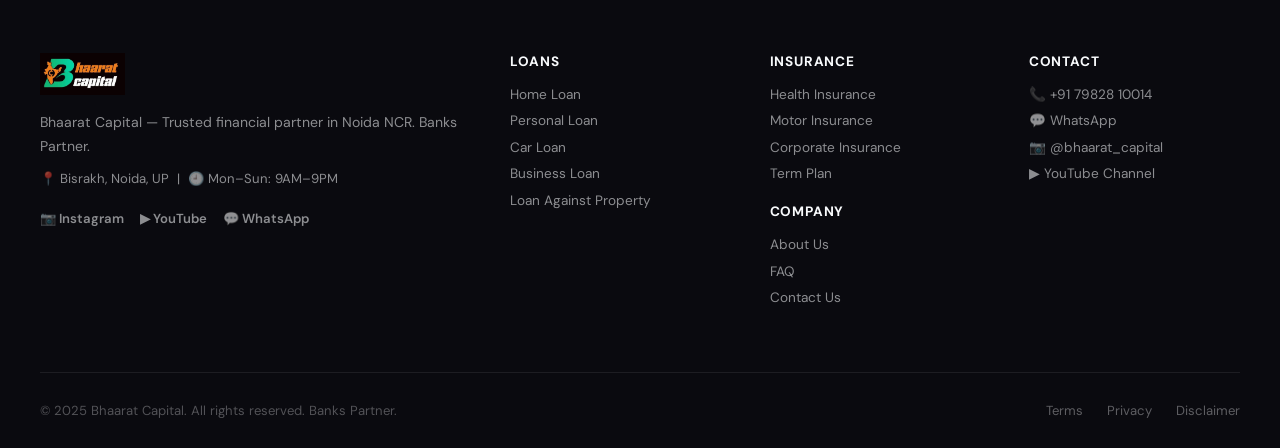
<file: faq.html>
<!DOCTYPE html>
<html lang="en">
<head>
<meta charset="UTF-8"/>
<meta name="viewport" content="width=device-width, initial-scale=1.0"/>
<title>FAQ — Frequently Asked Questions | Bhaarat Capital</title>
<meta name="description" content="Answers to common questions about home loans, personal loans, health insurance, motor insurance and more."/>
<link rel="preconnect" href="https://fonts.googleapis.com">
<link href="https://fonts.googleapis.com/css2?family=Playfair+Display:wght@700;900&family=DM+Sans:wght@300;400;500;600;700&display=swap" rel="stylesheet">
<style>
:root {
  --orange: #F97316;
  --orange-light: rgba(249,115,22,.12);
  --orange-dark: #EA580C;
  --teal: #1DB875;
  --gold: #D4A017;
  --dark: #0A0A0F;
  --dark2: #12121A;
  --border: rgba(255,255,255,.08);
  --text: #F8FAFC;
  --text-muted: rgba(248,250,252,.55);
  --gray: #6B7280;
  --off-white: #F9FAFB;
  --border-light: #E5E7EB;
  --green: #22c55e;
  --font-display: 'Playfair Display', Georgia, serif;
  --font-body: 'DM Sans', sans-serif;
}

*, *::before, *::after { box-sizing: border-box; margin: 0; padding: 0; }
html { scroll-behavior: smooth; }
body { font-family: var(--font-body); background: #fff; color: #1a1a1a; min-height: 100vh; overflow-x: hidden; }
a { text-decoration: none; color: inherit; }

/* ===== NAVBAR ===== */
#navbar {
  position: fixed;
  top: 0; left: 0; right: 0;
  z-index: 1000;
  background: rgba(10,10,15,.85);
  backdrop-filter: blur(20px);
  -webkit-backdrop-filter: blur(20px);
  border-bottom: 1px solid rgba(255,255,255,.06);
  transition: all .3s;
}
#navbar::after {
  content: '';
  position: absolute;
  bottom: 0; left: 0; right: 0;
  height: 1px;
  background: linear-gradient(90deg, var(--teal), var(--orange), var(--gold), var(--teal));
  opacity: .4;
}
.nav-inner {
  max-width: 1200px;
  margin: 0 auto;
  padding: 0 2rem;
  height: 70px;
  display: flex;
  align-items: center;
  gap: 2.5rem;
}
.logo { display: flex; align-items: center; text-decoration: none; flex-shrink: 0; }
.nav-logo-img { height: 44px; width: auto; }
.nav-links {
  display: flex;
  list-style: none;
  gap: .25rem;
  flex: 1;
  justify-content: center;
}
.nav-links a {
  color: rgba(248,250,252,.7);
  text-decoration: none;
  font-size: .88rem;
  font-weight: 500;
  padding: .5rem .85rem;
  border-radius: 8px;
  transition: all .2s;
  white-space: nowrap;
}
.nav-links a:hover, .nav-links a.active {
  color: var(--orange);
  background: rgba(249,115,22,.1);
}
.nav-cta {
  background: linear-gradient(135deg, var(--orange), var(--orange-dark));
  color: #fff;
  text-decoration: none;
  font-size: .85rem;
  font-weight: 700;
  padding: .6rem 1.3rem;
  border-radius: 50px;
  white-space: nowrap;
  flex-shrink: 0;
  transition: all .2s;
  box-shadow: 0 4px 20px rgba(249,115,22,.3);
}
.nav-cta:hover { transform: translateY(-2px); box-shadow: 0 6px 28px rgba(249,115,22,.45); }

/* ── HAMBURGER ── */
.hamburger {
  display: none;
  background: none;
  border: 1px solid rgba(255,255,255,.15);
  color: var(--text);
  font-size: 1.2rem;
  padding: .4rem .7rem;
  border-radius: 8px;
  cursor: pointer;
  flex-shrink: 0;
}

/* ── MOBILE APPLY BUTTON ── */
.mobile-apply-btn { display: none; }

/* ── MOBILE MENU ── */
.mobile-menu {
  display: none;
  flex-direction: column;
  background: rgba(10,10,15,.98);
  border-top: 1px solid var(--border);
  padding: 1rem;
  gap: .25rem;
}
.mobile-menu.open { display: flex; }
.mobile-menu a {
  color: rgba(248,250,252,.75);
  text-decoration: none;
  padding: .75rem 1rem;
  border-radius: 8px;
  font-size: .92rem;
  font-weight: 500;
  transition: all .2s;
  display: block;
}
.mobile-menu a:hover { background: rgba(249,115,22,.1); color: var(--orange); }

/* ===== PAGE HERO ===== */
.heading-gradient { display:inline-block; background:linear-gradient(180deg,#1DB875 0%,#F97316 100%); -webkit-background-clip:text; -webkit-text-fill-color:transparent; background-clip:text; }
.page-hero { background:linear-gradient(135deg,#FFF8F3 0%,#fff 45%,#FEF3C7 100%); padding:8rem 2rem 4rem; text-align:center; position:relative; overflow:hidden; border-bottom:1px solid #E5E7EB; }
.page-hero::before { content:''; position:absolute; inset:0; background:radial-gradient(ellipse at 20% 50%,rgba(29,184,117,.07) 0%,transparent 55%),radial-gradient(ellipse at 80% 50%,rgba(249,115,22,.07) 0%,transparent 55%); pointer-events:none; }
.page-hero-tag { display:inline-flex; align-items:center; gap:.4rem; background:var(--orange-light); color:var(--orange-dark); padding:.3rem 1rem; border-radius:50px; font-size:.78rem; font-weight:700; letter-spacing:.06em; text-transform:uppercase; margin-bottom:1rem; }
.page-hero h1 { font-family:var(--font-display); font-size:clamp(2rem,4vw,3.2rem); font-weight:900; color:var(--dark); margin-bottom:.8rem; line-height:1.1; position:relative; }
.page-hero p { font-size:1rem; color:var(--gray); max-width:580px; margin:0 auto; line-height:1.75; position:relative; }

/* ===== SECTION ===== */
.section { padding: 5rem 2rem; }
.container { max-width: 1200px; margin: 0 auto; }
.tc { text-align: center; margin-bottom: 1rem; }
.section-tag { display:inline-block; background:rgba(249,115,22,.1); border:1px solid rgba(249,115,22,.2); color:var(--orange-dark); padding:.3rem 1rem; border-radius:50px; font-size:.78rem; font-weight:700; letter-spacing:.06em; text-transform:uppercase; margin-bottom:1rem; }
.section-title { font-family:var(--font-display); font-size:clamp(1.8rem,3.5vw,2.6rem); font-weight:900; color:var(--dark); line-height:1.15; margin-bottom:.6rem; }

/* ===== FAQ ===== */
.faq-grid { display:grid; grid-template-columns:1fr 1fr; gap:1.5rem; margin-top:2.5rem; }
.faq-item { background:#fff; border:1.5px solid #E5E7EB; border-radius:14px; overflow:hidden; transition:all .3s; }
.faq-item:hover { border-color:rgba(249,115,22,.3); box-shadow:0 4px 20px rgba(0,0,0,.07); }
.faq-q { padding:1.3rem 1.5rem; display:flex; align-items:center; justify-content:space-between; cursor:pointer; gap:1rem; }
.faq-q h4 { font-family:var(--font-display); font-size:.95rem; font-weight:700; color:var(--dark); line-height:1.4; }
.faq-toggle { width:28px; height:28px; border-radius:50%; background:var(--orange-light); color:var(--orange); display:flex; align-items:center; justify-content:center; font-size:1.1rem; font-weight:700; flex-shrink:0; transition:all .3s; }
.faq-item.open .faq-toggle { background:var(--orange); color:#fff; transform:rotate(45deg); }
.faq-a { max-height:0; overflow:hidden; transition:max-height .35s ease,padding .3s; }
.faq-item.open .faq-a { max-height:300px; }
.faq-a p { padding:0 1.5rem 1.3rem; font-size:.87rem; color:var(--gray); line-height:1.75; border-top:1px solid #E5E7EB; padding-top:.9rem; }

/* ===== CTA BANNER ===== */
.cta-banner { background:var(--dark); padding:4rem 2rem; text-align:center; position:relative; }
.cta-banner::after { content:''; position:absolute; top:0; left:0; right:0; height:3px; background:linear-gradient(90deg,#1DB875,#F97316); }
.cta-banner h2 { font-family:var(--font-display); font-size:clamp(1.6rem,3vw,2.4rem); color:#fff; margin-bottom:.6rem; }
.cta-banner p { color:rgba(255,255,255,.75); font-size:.95rem; margin-bottom:1.8rem; }
.cta-btn { display:inline-block; padding:.85rem 1.8rem; border-radius:50px; font-weight:700; font-size:.95rem; transition:all .2s; margin:0 .4rem; }
.cta-btn.wh { background:#fff; color:var(--orange); border:2px solid #fff; }
.cta-btn.wh:hover { transform:translateY(-2px); }
.cta-btn.tr { background:transparent; color:#fff; border:2px solid rgba(255,255,255,.35); }
.cta-btn.tr:hover { background:rgba(255,255,255,.1); }

/* ===== FOOTER ===== */
.footer { background:var(--dark); padding:5rem 2rem 0; position:relative; }
.footer::before { content:''; position:absolute; top:0; left:0; right:0; height:2px; background:linear-gradient(90deg,var(--teal),var(--orange),var(--gold),var(--teal)); }
.footer-grid { max-width:1200px; margin:0 auto; display:grid; grid-template-columns:2fr 1fr 1fr 1fr; gap:3rem; padding-bottom:3.5rem; border-bottom:1px solid var(--border); }
.footer-brand p { color:var(--text-muted); font-size:.88rem; line-height:1.7; margin-top:.8rem; }
.footer-logo { height:42px; display:block; margin-bottom:1rem; }
.social-links { display:flex; gap:1rem; margin-top:1.2rem; flex-wrap:wrap; }
.social-links a { color:var(--text-muted); text-decoration:none; font-size:.82rem; font-weight:600; transition:color .2s; }
.social-links a:hover { color:var(--orange); }
.footer-col h5 { color:var(--text); font-size:.85rem; font-weight:700; text-transform:uppercase; letter-spacing:.06em; margin-bottom:1rem; }
.footer-col a { display:block; color:var(--text-muted); text-decoration:none; font-size:.85rem; margin-bottom:.6rem; transition:color .2s; }
.footer-col a:hover { color:var(--orange); }
.footer-bottom { max-width:1200px; margin:0 auto; padding:1.8rem 0; display:flex; justify-content:space-between; align-items:center; gap:1rem; flex-wrap:wrap; }
.footer-bottom p { color:rgba(248,250,252,.3); font-size:.82rem; }
.footer-bottom a { color:rgba(248,250,252,.35); font-size:.82rem; text-decoration:none; transition:color .2s; }
.footer-bottom a:hover { color:var(--orange); }

/* WhatsApp Float */
.whatsapp-float { position:fixed; bottom:2rem; right:2rem; background:#25D366; color:#fff; width:56px; height:56px; border-radius:50%; display:flex; align-items:center; justify-content:center; font-size:1.5rem; text-decoration:none; box-shadow:0 4px 20px rgba(37,211,102,.4); z-index:999; transition:all .25s; }
.whatsapp-float:hover { transform:scale(1.1); box-shadow:0 6px 28px rgba(37,211,102,.6); }

/* ANIMATIONS */
.anim { opacity:0; transform:translateY(30px); transition:opacity .6s ease,transform .6s ease; }
.anim.vis { opacity:1; transform:none; }

/* ===== RESPONSIVE ===== */
@media (max-width: 1024px) {
  .footer-grid { grid-template-columns: 1fr 1fr; }
}
@media (max-width: 768px) {
  /* Desktop nav hide */
  .nav-links, .nav-cta { display: none; }

  /* Mobile navbar layout */
  .nav-inner { padding: 0 1rem; height: 64px; gap: 0; justify-content: space-between; }
  .nav-logo-img { height: 38px; }

  /* Mobile Apply Now button */
  .mobile-apply-btn {
    display: inline-block !important;
    background: linear-gradient(135deg, var(--teal), #16A34A);
    color: #fff;
    text-decoration: none;
    font-size: .82rem;
    font-weight: 700;
    padding: .5rem 1.1rem;
    border-radius: 50px;
    white-space: nowrap;
    box-shadow: 0 3px 14px rgba(29,184,117,.35);
    transition: all .2s;
  }

  .hamburger { display: block; }

  .faq-grid { grid-template-columns: 1fr; }
  .footer-grid { grid-template-columns: 1fr; }
  .footer-bottom { flex-direction: column; text-align: center; }
}
</style>
</head>
<body>

<!-- ===== NAVBAR ===== -->
<nav id="navbar">
  <div class="nav-inner">
    <a href="index.html" class="logo">
      <img src="logo (1).png" alt="Bhaarat Capital" class="nav-logo-img">
    </a>
    <ul class="nav-links" id="navLinks">
      <li><a href="index.html">Home</a></li>
      <li><a href="loans.html">Loans</a></li>
      <li><a href="insurance.html">Insurance</a></li>
      <li><a href="eligibility.html">Eligibility</a></li>
      <li><a href="rates.html">Rates</a></li>
      <li><a href="about.html">About Us</a></li>
      <li><a href="faq.html" class="active">FAQ</a></li>
    </ul>

    <!-- Mobile Apply Now button -->
    <a href="contact.html" class="mobile-apply-btn" style="display:none;">Apply Now →</a>

    <button class="hamburger" id="hamburger" aria-label="Menu">☰</button>
  </div>
  <div class="mobile-menu" id="mobileMenu">
    <a href="index.html">Home</a>
    <a href="loans.html">Loans</a>
    <a href="insurance.html">Insurance</a>
    <a href="eligibility.html">Eligibility</a>
    <a href="rates.html">Rates</a>
    <a href="about.html">About Us</a>
    <a href="faq.html" style="color:var(--orange);">FAQ</a>
    <a href="contact.html" style="color:var(--orange);font-weight:700;">📞 +91 79828 10014</a>
  </div>
</nav>

<!-- ===== PAGE HERO ===== -->
<section class="page-hero">
  <div class="page-hero-tag">❓ FAQs</div>
  <h1>Frequently Asked <span class="heading-gradient">Questions</span></h1>
  <p>Got questions? We have answers. Find everything you need to know about our loans, insurance products, and how we work.</p>
</section>

<!-- ===== FAQ SECTION ===== -->
<section class="section" style="background:#fff;">
  <div class="container">
    <div class="tc">
      <span class="section-tag">Loan Questions</span>
      <h2 class="section-title">Loans — <span class="heading-gradient">FAQs</span></h2>
    </div>
    <div class="faq-grid">

      <div class="faq-item anim">
        <div class="faq-q" onclick="toggleFAQ(this)">
          <h4>What is the minimum CIBIL score required for a home loan?</h4>
          <div class="faq-toggle">+</div>
        </div>
        <div class="faq-a"><p>Most banks prefer a CIBIL score of 700 or above for home loans. However, we work with multiple lenders and can sometimes get approvals for scores between 650–700 depending on other factors like income and property value.</p></div>
      </div>

      <div class="faq-item anim">
        <div class="faq-q" onclick="toggleFAQ(this)">
          <h4>How long does it take to get a home loan approved?</h4>
          <div class="faq-toggle">+</div>
        </div>
        <div class="faq-a"><p>With Bhaarat Capital, most home loans are approved within 7–10 working days. Personal loans can be disbursed within 24 hours. We apply to multiple banks simultaneously to speed up the process.</p></div>
      </div>

      <div class="faq-item anim">
        <div class="faq-q" onclick="toggleFAQ(this)">
          <h4>Is there any fee for your loan consultation service?</h4>
          <div class="faq-toggle">+</div>
        </div>
        <div class="faq-a"><p>Absolutely not. Our consultation is completely free of charge. We earn from our banking partners, not from you. There are no hidden fees or charges at any stage of the process.</p></div>
      </div>

      <div class="faq-item anim">
        <div class="faq-q" onclick="toggleFAQ(this)">
          <h4>Can I get a home loan if I am self-employed?</h4>
          <div class="faq-toggle">+</div>
        </div>
        <div class="faq-a"><p>Yes, absolutely. We have excellent options for self-employed individuals and business owners. You will need to provide ITR for the last 2–3 years, bank statements, and business registration documents. We will guide you through everything.</p></div>
      </div>

      <div class="faq-item anim">
        <div class="faq-q" onclick="toggleFAQ(this)">
          <h4>What is a balance transfer and when should I consider it?</h4>
          <div class="faq-toggle">+</div>
        </div>
        <div class="faq-a"><p>A balance transfer allows you to move your existing high-interest loan to a lender offering a lower rate. If your current home loan rate is above 8.5%, a balance transfer could save you lakhs over the remaining tenure. We offer free balance transfer analysis.</p></div>
      </div>

      <div class="faq-item anim">
        <div class="faq-q" onclick="toggleFAQ(this)">
          <h4>What documents are needed for a personal loan?</h4>
          <div class="faq-toggle">+</div>
        </div>
        <div class="faq-a"><p>For a personal loan, you typically need: Aadhaar card, PAN card, last 3 months' salary slips, 6 months' bank statements, and address proof. Our team will guide you on any additional documents required by your specific lender.</p></div>
      </div>

    </div>

    <div style="margin-top:3.5rem;" class="tc">
      <span class="section-tag">Insurance Questions</span>
      <h2 class="section-title">Insurance — <span class="heading-gradient">FAQs</span></h2>
    </div>
    <div class="faq-grid">

      <div class="faq-item anim">
        <div class="faq-q" onclick="toggleFAQ(this)">
          <h4>What is the difference between individual and family floater health insurance?</h4>
          <div class="faq-toggle">+</div>
        </div>
        <div class="faq-a"><p>An individual plan covers one person with a dedicated sum insured. A family floater plan covers your entire family (typically 2 adults + 2 children) under one shared sum insured, which is usually more cost-effective for families.</p></div>
      </div>

      <div class="faq-item anim">
        <div class="faq-q" onclick="toggleFAQ(this)">
          <h4>What does OD + 3rd Party Property cover mean in motor insurance?</h4>
          <div class="faq-toggle">+</div>
        </div>
        <div class="faq-a"><p>OD (Own Damage) covers damage to your own vehicle due to accidents, fire, or natural calamities. 3rd Party Property cover protects you against legal liability if your vehicle damages another person's property. Together they form comprehensive motor insurance.</p></div>
      </div>

      <div class="faq-item anim">
        <div class="faq-q" onclick="toggleFAQ(this)">
          <h4>How much life cover do I need in a term plan?</h4>
          <div class="faq-toggle">+</div>
        </div>
        <div class="faq-a"><p>A general rule of thumb is 10–15 times your annual income. For example, if you earn ₹8 Lakh per year, a ₹1 Crore term plan is a good starting point. Our advisors will help you calculate the exact coverage based on your liabilities and family needs.</p></div>
      </div>

      <div class="faq-item anim">
        <div class="faq-q" onclick="toggleFAQ(this)">
          <h4>What is corporate insurance and who needs it?</h4>
          <div class="faq-toggle">+</div>
        </div>
        <div class="faq-a"><p>Corporate insurance protects businesses and their employees. It includes Group Health Insurance, commercial vehicle insurance, fire and property insurance, and liability coverage. Any business with employees or physical assets should consider corporate insurance.</p></div>
      </div>

    </div>
  </div>
</section>

<!-- ===== CTA BANNER ===== -->
<div class="cta-banner">
  <h2>Still Have Questions?</h2>
  <p>Our experts are available 7 days a week — 9 AM to 9 PM. No question is too small.</p>
  <a href="contact.html" class="cta-btn wh">Talk to an Expert →</a>
  <a href="https://wa.me/917982810014" target="_blank" class="cta-btn tr">💬 WhatsApp Us</a>
</div>

<!-- ===== FOOTER ===== -->
<footer class="footer">
  <div class="footer-grid">
    <div class="footer-brand">
      <a href="index.html"><img src="logo (1).png" alt="Bhaarat Capital" class="footer-logo"></a>
      <p>Bhaarat Capital — Trusted financial partner in Noida NCR. Banks Partner.</p>
      <p style="margin-top:.6rem;font-size:.82rem;">📍 Bisrakh, Noida, UP &nbsp;|&nbsp; 🕘 Mon–Sun: 9AM–9PM</p>
      <div class="social-links">
        <a href="https://www.instagram.com/bhaarat_capital/" target="_blank">📷 Instagram</a>
        <a href="https://www.youtube.com/@bhaaratcapital" target="_blank">▶ YouTube</a>
        <a href="https://wa.me/917982810014" target="_blank">💬 WhatsApp</a>
      </div>
    </div>
    <div class="footer-col">
      <h5>Loans</h5>
      <a href="loans.html#home-loan">Home Loan</a>
      <a href="loans.html#personal-loan">Personal Loan</a>
      <a href="loans.html#car-loan">Car Loan</a>
      <a href="loans.html#business-loan">Business Loan</a>
      <a href="loans.html#lap">Loan Against Property</a>
    </div>
    <div class="footer-col">
      <h5>Insurance</h5>
      <a href="insurance.html#health">Health Insurance</a>
      <a href="insurance.html#motor">Motor Insurance</a>
      <a href="insurance.html#corporate">Corporate Insurance</a>
      <a href="insurance.html#term">Term Plan</a>
      <h5 style="margin-top:1.3rem;">Company</h5>
      <a href="about.html">About Us</a>
      <a href="faq.html">FAQ</a>
      <a href="contact.html">Contact Us</a>
    </div>
    <div class="footer-col">
      <h5>Contact</h5>
      <a href="tel:+917982810014">📞 +91 79828 10014</a>
      <a href="https://wa.me/917982810014" target="_blank">💬 WhatsApp</a>
      <a href="https://www.instagram.com/bhaarat_capital/" target="_blank">📷 @bhaarat_capital</a>
      <a href="https://www.youtube.com/@bhaaratcapital" target="_blank">▶ YouTube Channel</a>
    </div>
  </div>
  <div class="footer-bottom">
    <p>© 2025 Bhaarat Capital. All rights reserved. Banks Partner.</p>
    <div style="display:flex;gap:1.5rem;">
      <a href="terms.html">Terms</a>
      <a href="privacy.html">Privacy</a>
      <a href="disclaimer.html">Disclaimer</a>
    </div>
  </div>
</footer>

<a href="https://wa.me/917982810014" class="whatsapp-float" target="_blank">💬</a>

<script>
// Mobile pe Apply Now button dikhao
if (window.innerWidth <= 768) {
  var mab = document.querySelector('.mobile-apply-btn');
  if (mab) mab.style.display = 'inline-block';
}

// Hamburger
document.getElementById('hamburger').addEventListener('click', () => {
  document.getElementById('mobileMenu').classList.toggle('open');
});

// FAQ toggle
function toggleFAQ(el) {
  const item = el.closest('.faq-item');
  const allItems = document.querySelectorAll('.faq-item');
  allItems.forEach(i => { if(i !== item) i.classList.remove('open'); });
  item.classList.toggle('open');
}

// Navbar scroll
window.addEventListener('scroll', () => {
  document.getElementById('navbar').classList.toggle('scrolled', window.scrollY > 50);
});

// Scroll animations
const ao = new IntersectionObserver((e) => {
  e.forEach(x => { if (x.isIntersecting) { x.target.classList.add('vis'); ao.unobserve(x.target); } });
}, { threshold: 0.1 });
document.querySelectorAll('.anim').forEach(el => ao.observe(el));
</script>
</body>
</html>
</file>
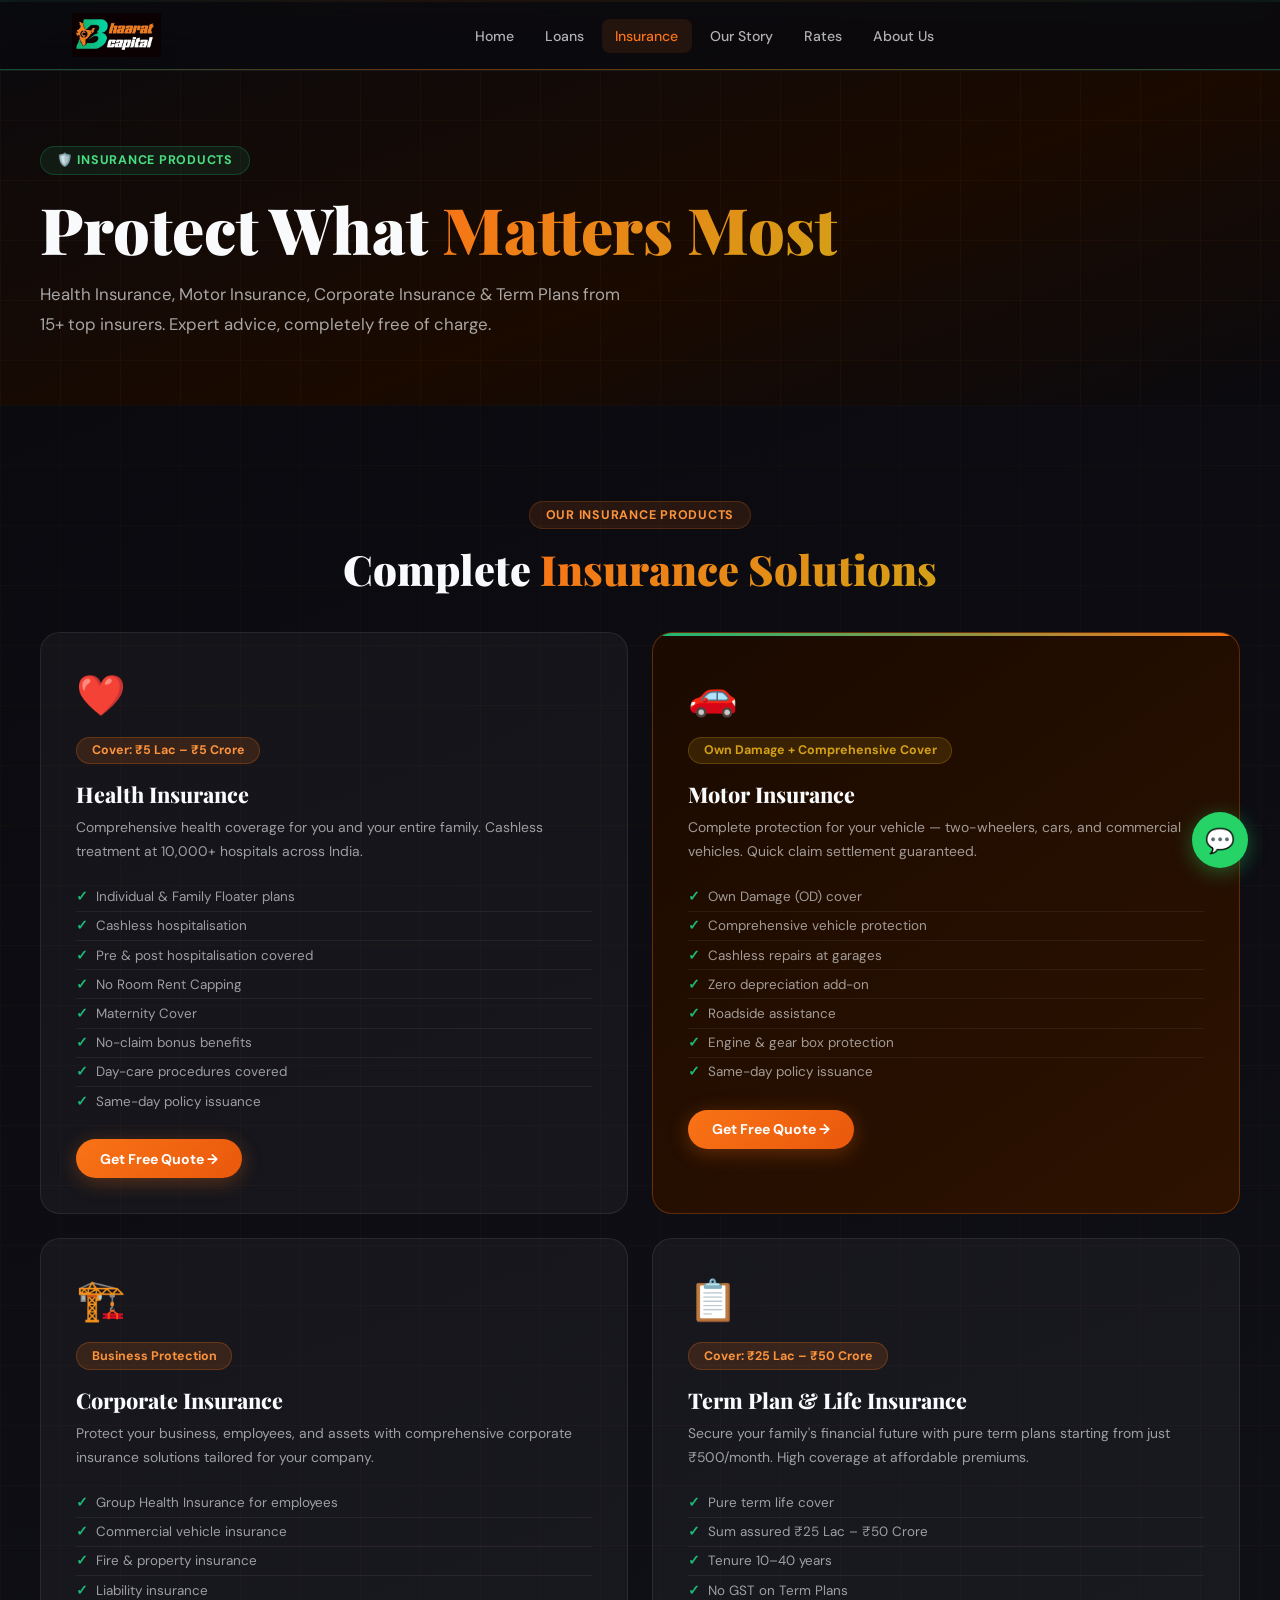
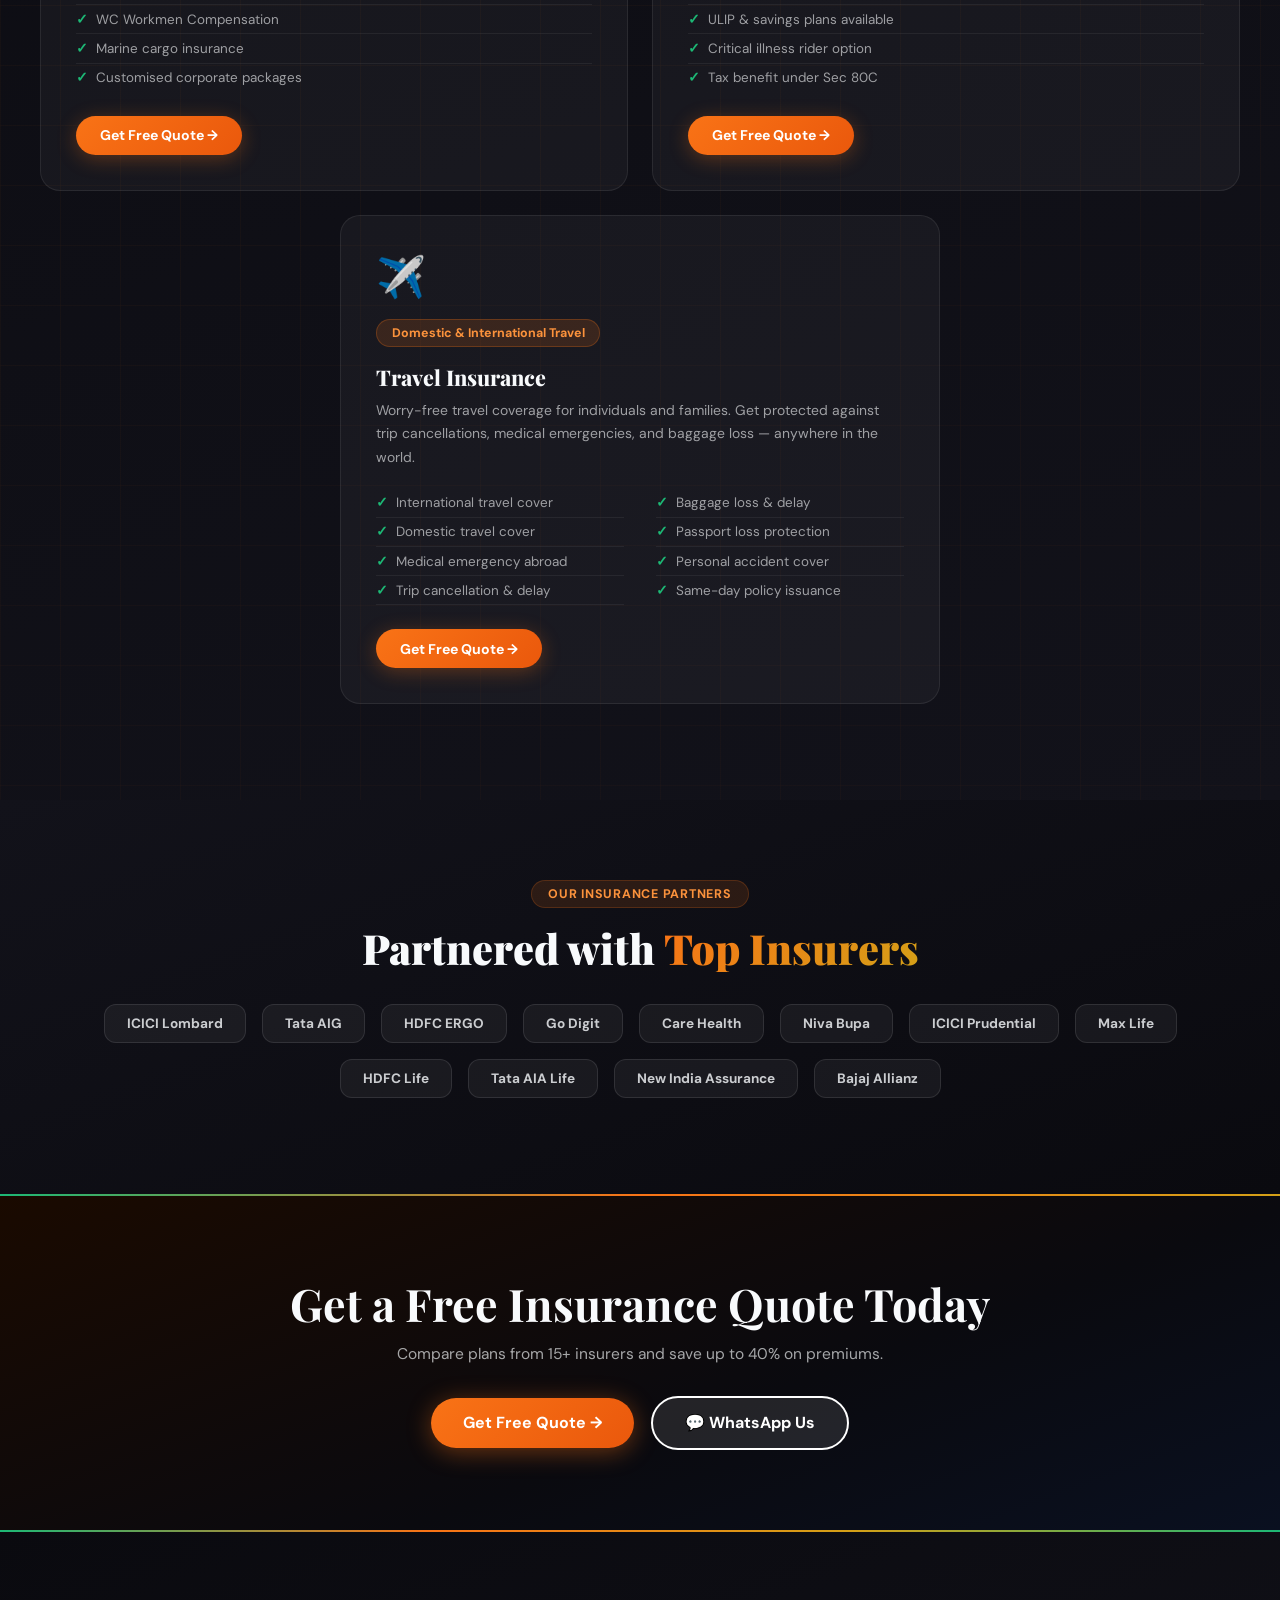
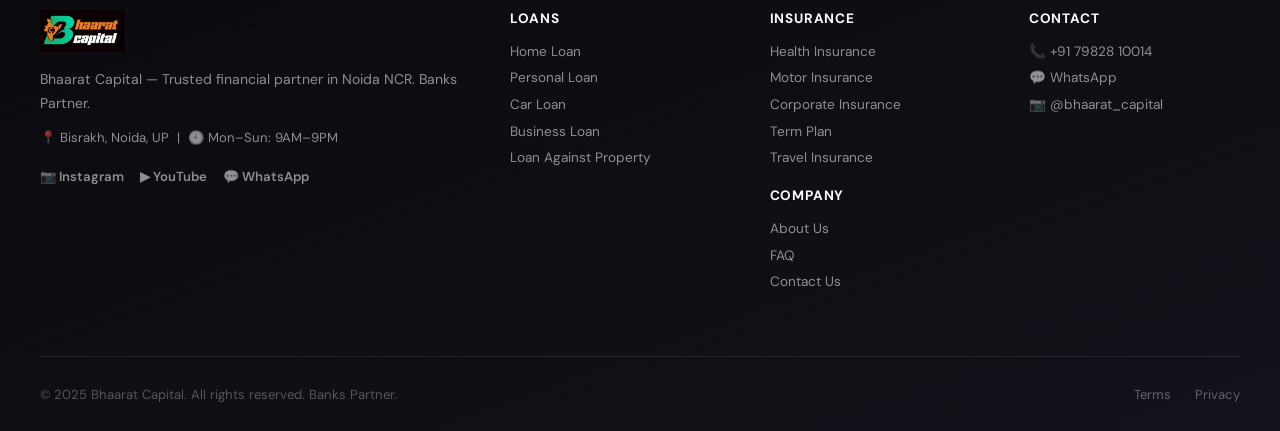
<file: insurance.html>
<!DOCTYPE html>
<html lang="en">
<head>
<meta charset="UTF-8"/>
<meta name="viewport" content="width=device-width, initial-scale=1.0"/>
<title>Insurance — Health, Motor, Corporate, Term Plan | Bhaarat Capital</title>
<meta name="description" content="Health Insurance, Motor Insurance, Corporate Insurance & Term Plans from 15+ top insurers. Free expert advice."/>
<link rel="preconnect" href="https://fonts.googleapis.com">
<link href="https://fonts.googleapis.com/css2?family=Playfair+Display:wght@700;900&family=DM+Sans:wght@300;400;500;600;700&display=swap" rel="stylesheet">
<style>
:root {
  --orange: #F97316;
  --orange-light: rgba(249,115,22,.12);
  --orange-dark: #EA580C;
  --teal: #1DB875;
  --gold: #D4A017;
  --dark: #0A0A0F;
  --dark2: #12121A;
  --dark3: #1A1A28;
  --border: rgba(255,255,255,.08);
  --text: #F8FAFC;
  --text-muted: rgba(248,250,252,.55);
  --font-display: 'Playfair Display', Georgia, serif;
  --font-body: 'DM Sans', sans-serif;
}

*, *::before, *::after { box-sizing: border-box; margin: 0; padding: 0; }
html { scroll-behavior: smooth; }
body { font-family: var(--font-body); background: var(--dark); color: var(--text); min-height: 100vh; overflow-x: hidden; }
a { text-decoration: none; color: inherit; }

/* ===== NAVBAR ===== */
#navbar {
  position: fixed;
  top: 0; left: 0; right: 0;
  z-index: 1000;
  background: rgba(10,10,15,.85);
  backdrop-filter: blur(20px);
  -webkit-backdrop-filter: blur(20px);
  border-bottom: 1px solid rgba(255,255,255,.06);
  transition: all .3s;
}
#navbar::after {
  content: '';
  position: absolute;
  bottom: 0; left: 0; right: 0;
  height: 1px;
  background: linear-gradient(90deg, var(--teal), var(--orange), var(--gold), var(--teal));
  opacity: .4;
}
.nav-inner {
  max-width: 1200px;
  margin: 0 auto;
  padding: 0 2rem;
  height: 70px;
  display: flex;
  align-items: center;
  gap: 2.5rem;
}
.logo { display: flex; align-items: center; text-decoration: none; flex-shrink: 0; }
.nav-logo-img { height: 44px; width: auto; }
.nav-links {
  display: flex;
  list-style: none;
  gap: .25rem;
  flex: 1;
  justify-content: center;
}
.nav-links a {
  color: rgba(248,250,252,.7);
  text-decoration: none;
  font-size: .88rem;
  font-weight: 500;
  padding: .5rem .85rem;
  border-radius: 8px;
  transition: all .2s;
  white-space: nowrap;
}
.nav-links a:hover, .nav-links a.active {
  color: var(--orange);
  background: rgba(249,115,22,.1);
}
.nav-cta {
  background: linear-gradient(135deg, var(--orange), var(--orange-dark));
  color: #fff;
  text-decoration: none;
  font-size: .85rem;
  font-weight: 700;
  padding: .6rem 1.3rem;
  border-radius: 50px;
  white-space: nowrap;
  flex-shrink: 0;
  transition: all .2s;
  box-shadow: 0 4px 20px rgba(249,115,22,.3);
}
.nav-cta:hover { transform: translateY(-2px); box-shadow: 0 6px 28px rgba(249,115,22,.45); }

/* ── HAMBURGER ── */
.hamburger {
  display: none;
  background: none;
  border: 1px solid rgba(255,255,255,.15);
  color: var(--text);
  font-size: 1.2rem;
  padding: .4rem .7rem;
  border-radius: 8px;
  cursor: pointer;
  flex-shrink: 0;
}

/* ── MOBILE APPLY BUTTON ── */
.mobile-apply-btn { display: none; }

/* ── MOBILE MENU ── */
.mobile-menu {
  display: none;
  flex-direction: column;
  background: rgba(10,10,15,.98);
  border-top: 1px solid var(--border);
  padding: 1rem;
  gap: .25rem;
}
.mobile-menu.open { display: flex; }
.mobile-menu a {
  color: rgba(248,250,252,.75);
  text-decoration: none;
  padding: .75rem 1rem;
  border-radius: 8px;
  font-size: .92rem;
  font-weight: 500;
  transition: all .2s;
  display: block;
}
.mobile-menu a:hover { background: rgba(249,115,22,.1); color: var(--orange); }

/* ===== PAGE HERO ===== */
.page-hero {
  min-height: 45vh;
  background: linear-gradient(160deg, #0A0A0F 0%, #1A0A00 60%, #0A0A0F 100%);
  display: flex;
  align-items: center;
  padding: 9rem 2rem 4rem;
  position: relative;
  overflow: hidden;
}
.page-hero::before {
  content: '';
  position: absolute;
  inset: 0;
  background-image:
    linear-gradient(rgba(249,115,22,.04) 1px, transparent 1px),
    linear-gradient(90deg, rgba(249,115,22,.04) 1px, transparent 1px);
  background-size: 60px 60px;
  pointer-events: none;
}
.page-hero::after {
  content: '';
  position: absolute;
  top: 0; left: 0; right: 0;
  height: 2px;
  background: linear-gradient(90deg, var(--teal), var(--orange), var(--gold), var(--teal));
}
.page-hero-inner {
  max-width: 1200px;
  margin: 0 auto;
  width: 100%;
  position: relative;
  z-index: 1;
}
.page-hero-tag {
  display: inline-flex;
  align-items: center;
  gap: 0.4rem;
  background: rgba(29,184,117,.1);
  color: #4ADE80;
  padding: 0.35rem 1rem;
  border-radius: 50px;
  font-size: 0.78rem;
  font-weight: 700;
  letter-spacing: 0.06em;
  text-transform: uppercase;
  margin-bottom: 1.2rem;
  border: 1px solid rgba(29,184,117,.25);
}
.page-hero h1 {
  font-family: var(--font-display);
  font-size: clamp(2.4rem, 5vw, 4rem);
  font-weight: 900;
  color: #F8FAFC;
  margin-bottom: 1rem;
  line-height: 1.08;
}
.heading-gradient {
  display: inline-block;
  background: linear-gradient(135deg, var(--orange), var(--gold));
  -webkit-background-clip: text;
  -webkit-text-fill-color: transparent;
  background-clip: text;
}
.page-hero p {
  color: rgba(248,250,252,.65);
  font-size: 1.05rem;
  max-width: 580px;
  line-height: 1.8;
}

/* ===== SHARED SECTION STYLES ===== */
.container { max-width: 1200px; margin: 0 auto; position: relative; z-index: 1; }
.tc { text-align: center; margin-bottom: 1rem; }
.section-tag {
  display: inline-flex;
  align-items: center;
  gap: .4rem;
  background: rgba(249,115,22,.12);
  color: #FB923C;
  border: 1px solid rgba(249,115,22,.2);
  padding: .3rem 1rem;
  border-radius: 50px;
  font-size: .78rem;
  font-weight: 700;
  letter-spacing: .06em;
  text-transform: uppercase;
  margin-bottom: 1rem;
}
.section-title {
  font-family: var(--font-display);
  font-size: clamp(1.8rem, 3.5vw, 2.6rem);
  font-weight: 900;
  color: var(--text);
  line-height: 1.15;
  margin-bottom: .6rem;
}
.section-sub { color: var(--text-muted); font-size: .95rem; max-width: 520px; margin: 0 auto 3rem; line-height: 1.7; }

/* ===== INSURANCE SECTION ===== */
.ins-section {
  background: linear-gradient(160deg, #0A0A0F 0%, #12121A 100%);
  padding: 6rem 2rem;
  position: relative;
}
.ins-section::before {
  content: '';
  position: absolute;
  inset: 0;
  background-image:
    linear-gradient(rgba(249,115,22,.03) 1px, transparent 1px),
    linear-gradient(90deg, rgba(249,115,22,.03) 1px, transparent 1px);
  background-size: 60px 60px;
  pointer-events: none;
}
.ins-grid {
  display: grid;
  grid-template-columns: repeat(2, 1fr);
  gap: 1.5rem;
  margin-top: 2.5rem;
  position: relative;
  z-index: 1;
}
.ins-card {
  background: rgba(255,255,255,.04);
  border: 1px solid rgba(255,255,255,.08);
  border-radius: 20px;
  padding: 2.2rem;
  transition: all 0.3s cubic-bezier(0.4,0,0.2,1);
  position: relative;
  overflow: hidden;
}
.ins-card::before {
  content: '';
  position: absolute;
  top: 0; left: 0; right: 0;
  height: 3px;
  background: linear-gradient(90deg, var(--teal), var(--orange));
  opacity: 0;
  transition: all 0.3s;
}
.ins-card:hover { transform: translateY(-6px); box-shadow: 0 20px 60px rgba(0,0,0,.4); border-color: rgba(249,115,22,.25); }
.ins-card:hover::before { opacity: 1; }
.ins-card.featured { background: linear-gradient(145deg, #1A0A00, #2D1200); border-color: rgba(249,115,22,.3); }
.ins-card.featured::before { opacity: 1; }

.ins-icon { font-size: 2.5rem; margin-bottom: 1rem; display: block; }
.ins-card h3 { font-family: var(--font-display); font-size: 1.35rem; font-weight: 800; color: #F8FAFC; margin-bottom: 0.5rem; }
.ins-card p { font-size: 0.87rem; color: rgba(248,250,252,.6); line-height: 1.7; margin-bottom: 1.2rem; }

.ins-highlight {
  display: inline-block;
  background: rgba(249,115,22,.15);
  color: #FB923C;
  border: 1px solid rgba(249,115,22,.25);
  border-radius: 50px;
  padding: 0.3rem 0.9rem;
  font-size: 0.78rem;
  font-weight: 700;
  margin-bottom: 1rem;
}
.ins-card.featured .ins-highlight { background: rgba(212,160,23,.15); color: var(--gold); border-color: rgba(212,160,23,.25); }

.ins-features { list-style: none; margin-bottom: 1.5rem; }
.ins-features li {
  font-size: 0.84rem;
  color: rgba(248,250,252,.6);
  padding: 0.35rem 0;
  border-bottom: 1px solid rgba(255,255,255,.06);
  display: flex;
  align-items: center;
  gap: 0.5rem;
}
.ins-features li:last-child { border: none; }
.ins-features li::before { content: '✓'; color: var(--teal); font-weight: 700; flex-shrink: 0; font-size: 0.85rem; }

.btn-primary {
  display: inline-block;
  background: linear-gradient(135deg, var(--orange), var(--orange-dark));
  color: #fff;
  text-decoration: none;
  font-weight: 700;
  font-size: .92rem;
  padding: .8rem 1.8rem;
  border-radius: 50px;
  transition: all .25s;
  box-shadow: 0 4px 20px rgba(249,115,22,.3);
  white-space: nowrap;
  border: none;
  cursor: pointer;
}
.btn-primary:hover { transform: translateY(-2px); box-shadow: 0 6px 30px rgba(249,115,22,.5); }

/* ===== PARTNERS SECTION ===== */
.partners-ins-section {
  background: linear-gradient(160deg, #12121A 0%, #0A0A0F 100%);
  padding: 5rem 2rem;
  position: relative;
}
.partners-chips {
  display: flex;
  flex-wrap: wrap;
  gap: 1rem;
  justify-content: center;
  margin-top: 2rem;
  position: relative;
  z-index: 1;
}
.p-chip {
  background: rgba(255,255,255,.05);
  border: 1px solid rgba(255,255,255,.1);
  border-radius: 12px;
  padding: 10px 22px;
  font-size: 0.85rem;
  font-weight: 700;
  color: rgba(248,250,252,.8);
  transition: all 0.25s;
}
.p-chip:hover { border-color: var(--orange); color: var(--orange); background: rgba(249,115,22,.08); transform: translateY(-3px); }

/* ===== CTA BANNER ===== */
.cta-ins {
  background: linear-gradient(160deg, #1A0A00 0%, #0A0A0F 60%, #0A1020 100%);
  padding: 5rem 2rem;
  text-align: center;
  position: relative;
  overflow: hidden;
}
.cta-ins::before {
  content: '';
  position: absolute;
  top: 0; left: 0; right: 0;
  height: 2px;
  background: linear-gradient(90deg, var(--teal), var(--orange), var(--gold));
}
.cta-ins h2 { font-family: var(--font-display); font-size: clamp(1.8rem, 3.5vw, 2.8rem); color: #F8FAFC; margin-bottom: 0.7rem; }
.cta-ins p { color: rgba(248,250,252,.65); font-size: 0.97rem; margin-bottom: 2rem; }
.cta-btn {
  display: inline-block;
  padding: 0.9rem 2rem;
  border-radius: 50px;
  font-weight: 700;
  font-size: 1rem;
  transition: all 0.2s;
  margin: 0 0.4rem;
}
.cta-btn.wh { background: linear-gradient(135deg, var(--orange), var(--orange-dark)); color: #fff; border: none; box-shadow: 0 4px 24px rgba(249,115,22,.4); }
.cta-btn.wh:hover { transform: translateY(-2px); box-shadow: 0 8px 32px rgba(249,115,22,.6); }
.cta-btn.tr { background: rgba(255,255,255,.1); color: #fff; border: 2px solid #fff; }
.cta-btn.tr:hover { background: rgba(255,255,255,.2); transform: translateY(-2px); }

/* ===== FOOTER ===== */
.footer { background: linear-gradient(160deg, #0A0A0F 0%, #12121A 100%); padding: 5rem 2rem 0; position: relative; }
.footer::before { content: ''; position: absolute; top: 0; left: 0; right: 0; height: 2px; background: linear-gradient(90deg, var(--teal), var(--orange), var(--gold), var(--teal)); }
.footer-grid { max-width: 1200px; margin: 0 auto; display: grid; grid-template-columns: 2fr 1fr 1fr 1fr; gap: 3rem; padding-bottom: 3.5rem; border-bottom: 1px solid var(--border); }
.footer-brand p { color: var(--text-muted); font-size: .88rem; line-height: 1.7; margin-top: .8rem; }
.footer-logo { height: 42px; display: block; margin-bottom: 1rem; }
.social-links { display: flex; gap: 1rem; margin-top: 1.2rem; flex-wrap: wrap; }
.social-links a { color: var(--text-muted); text-decoration: none; font-size: .82rem; font-weight: 600; transition: color .2s; }
.social-links a:hover { color: var(--orange); }
.footer-col h5 { color: var(--text); font-size: .85rem; font-weight: 700; text-transform: uppercase; letter-spacing: .06em; margin-bottom: 1rem; }
.footer-col a { display: block; color: var(--text-muted); text-decoration: none; font-size: .85rem; margin-bottom: .6rem; transition: color .2s; }
.footer-col a:hover { color: var(--orange); }
.footer-bottom { max-width: 1200px; margin: 0 auto; padding: 1.8rem 0; display: flex; justify-content: space-between; align-items: center; gap: 1rem; flex-wrap: wrap; }
.footer-bottom p { color: rgba(248,250,252,.3); font-size: .82rem; }
.footer-bottom a { color: rgba(248,250,252,.35); font-size: .82rem; text-decoration: none; transition: color .2s; }
.footer-bottom a:hover { color: var(--orange); }

/* WhatsApp Float */
.whatsapp-float { position: fixed; bottom: 2rem; right: 2rem; background: #25D366; color: #fff; width: 56px; height: 56px; border-radius: 50%; display: flex; align-items: center; justify-content: center; font-size: 1.5rem; text-decoration: none; box-shadow: 0 4px 20px rgba(37,211,102,.4); z-index: 999; transition: all .25s; }
.whatsapp-float:hover { transform: scale(1.1); box-shadow: 0 6px 28px rgba(37,211,102,.6); }

/* ANIMATIONS */
.anim { opacity: 0; transform: translateY(30px); transition: opacity .6s ease, transform .6s ease; }
.anim.vis { opacity: 1; transform: none; }

/* ===== RESPONSIVE ===== */
@media (max-width: 1024px) {
  .ins-grid { grid-template-columns: 1fr 1fr; }
  .footer-grid { grid-template-columns: 1fr 1fr; }
}
@media (max-width: 768px) {
  /* Desktop nav hide */
  .nav-links, .nav-cta { display: none; }

  /* Mobile navbar layout */
  .nav-inner { padding: 0 1rem; height: 64px; gap: 0; justify-content: space-between; }
  .nav-logo-img { height: 38px; }

  /* Mobile Apply Now button */
  .mobile-apply-btn {
    display: inline-block !important;
    background: linear-gradient(135deg, var(--teal), #16A34A);
    color: #fff;
    text-decoration: none;
    font-size: .82rem;
    font-weight: 700;
    padding: .5rem 1.1rem;
    border-radius: 50px;
    white-space: nowrap;
    box-shadow: 0 3px 14px rgba(29,184,117,.35);
    transition: all .2s;
  }

  .hamburger { display: block; }

  .ins-grid { grid-template-columns: 1fr; max-width: 440px; margin-left: auto; margin-right: auto; }
  .footer-grid { grid-template-columns: 1fr; }
  .footer-bottom { flex-direction: column; text-align: center; }
}
</style>
</head>
<body>

<!-- ===== NAVBAR ===== -->
<nav id="navbar">
  <div class="nav-inner">
    <a href="index.html" class="logo">
      <img src="logo (1).png" alt="Bhaarat Capital" class="nav-logo-img">
    </a>
    <ul class="nav-links" id="navLinks">
      <li><a href="index.html">Home</a></li>
      <li><a href="loans.html">Loans</a></li>
      <li><a href="insurance.html" class="active">Insurance</a></li>
      <li><a href="our-story.html">Our Story</a></li>
      <li><a href="rates.html">Rates</a></li>
      <li><a href="about.html">About Us</a></li>
    </ul>

    <!-- Mobile Apply Now button -->
    <a href="contact.html" class="mobile-apply-btn" style="display:none;">Apply Now →</a>

    <button class="hamburger" id="hamburger" aria-label="Menu">☰</button>
  </div>
  <div class="mobile-menu" id="mobileMenu">
    <a href="index.html">Home</a>
    <a href="loans.html">Loans</a>
    <a href="insurance.html" style="color:var(--orange);">Insurance</a>
    <a href="our-story.html">Our Story</a>
    <a href="rates.html">Rates</a>
    <a href="about.html">About Us</a>
    <a href="faq.html">FAQ</a>
    <a href="contact.html" style="color:var(--orange);font-weight:700;">📞 +91 79828 10014</a>
  </div>
</nav>

<!-- ===== PAGE HERO ===== -->
<section class="page-hero">
  <div class="page-hero-inner">
    <div class="page-hero-tag">🛡️ Insurance Products</div>
    <h1>Protect What <span class="heading-gradient">Matters Most</span></h1>
    <p>Health Insurance, Motor Insurance, Corporate Insurance & Term Plans from 15+ top insurers. Expert advice, completely free of charge.</p>
  </div>
</section>

<!-- ===== INSURANCE PRODUCTS ===== -->
<section class="ins-section">
  <div class="container">
    <div class="tc">
      <span class="section-tag">Our Insurance Products</span>
      <h2 class="section-title">Complete <span class="heading-gradient">Insurance Solutions</span></h2>
    </div>
    <div class="ins-grid">

      <div class="ins-card anim" id="health">
        <span class="ins-icon">❤️</span>
        <div class="ins-highlight">Cover: ₹5 Lac – ₹5 Crore</div>
        <h3>Health Insurance</h3>
        <p>Comprehensive health coverage for you and your entire family. Cashless treatment at 10,000+ hospitals across India.</p>
        <ul class="ins-features">
          <li>Individual &amp; Family Floater plans</li>
          <li>Cashless hospitalisation</li>
          <li>Pre &amp; post hospitalisation covered</li>
          <li>No Room Rent Capping</li>
          <li>Maternity Cover</li>
          <li>No-claim bonus benefits</li>
          <li>Day-care procedures covered</li>
          <li>Same-day policy issuance</li>
        </ul>
        <a href="contact.html" class="btn-primary" style="font-size:.88rem;padding:.65rem 1.5rem;">Get Free Quote →</a>
      </div>

      <div class="ins-card featured anim" id="motor">
        <span class="ins-icon">🚗</span>
        <div class="ins-highlight">Own Damage + Comprehensive Cover</div>
        <h3>Motor Insurance</h3>
        <p>Complete protection for your vehicle — two-wheelers, cars, and commercial vehicles. Quick claim settlement guaranteed.</p>
        <ul class="ins-features">
          <li>Own Damage (OD) cover</li>
          <li>Comprehensive vehicle protection</li>
          <li>Cashless repairs at garages</li>
          <li>Zero depreciation add-on</li>
          <li>Roadside assistance</li>
          <li>Engine &amp; gear box protection</li>
          <li>Same-day policy issuance</li>
        </ul>
        <a href="contact.html" class="btn-primary" style="font-size:.88rem;padding:.65rem 1.5rem;">Get Free Quote →</a>
      </div>

      <div class="ins-card anim" id="corporate">
        <span class="ins-icon">🏗️</span>
        <div class="ins-highlight">Business Protection</div>
        <h3>Corporate Insurance</h3>
        <p>Protect your business, employees, and assets with comprehensive corporate insurance solutions tailored for your company.</p>
        <ul class="ins-features">
          <li>Group Health Insurance for employees</li>
          <li>Commercial vehicle insurance</li>
          <li>Fire &amp; property insurance</li>
          <li>Liability insurance</li>
          <li>WC Workmen Compensation</li>
          <li>Marine cargo insurance</li>
          <li>Customised corporate packages</li>
        </ul>
        <a href="contact.html" class="btn-primary" style="font-size:.88rem;padding:.65rem 1.5rem;">Get Free Quote →</a>
      </div>

      <div class="ins-card anim" id="term">
        <span class="ins-icon">📋</span>
        <div class="ins-highlight">Cover: ₹25 Lac – ₹50 Crore</div>
        <h3>Term Plan &amp; Life Insurance</h3>
        <p>Secure your family's financial future with pure term plans starting from just ₹500/month. High coverage at affordable premiums.</p>
        <ul class="ins-features">
          <li>Pure term life cover</li>
          <li>Sum assured ₹25 Lac – ₹50 Crore</li>
          <li>Tenure 10–40 years</li>
          <li>No GST on Term Plans</li>
          <li>ULIP &amp; savings plans available</li>
          <li>Critical illness rider option</li>
          <li>Tax benefit under Sec 80C</li>
        </ul>
        <a href="contact.html" class="btn-primary" style="font-size:.88rem;padding:.65rem 1.5rem;">Get Free Quote →</a>
      </div>

      <div class="ins-card anim" id="travel" style="grid-column: 1 / -1; max-width: 600px; margin: 0 auto;">
        <span class="ins-icon">✈️</span>
        <div class="ins-highlight">Domestic &amp; International Travel</div>
        <h3>Travel Insurance</h3>
        <p>Worry-free travel coverage for individuals and families. Get protected against trip cancellations, medical emergencies, and baggage loss — anywhere in the world.</p>
        <ul class="ins-features" style="column-count:2; column-gap:2rem;">
          <li>International travel cover</li>
          <li>Domestic travel cover</li>
          <li>Medical emergency abroad</li>
          <li>Trip cancellation &amp; delay</li>
          <li>Baggage loss &amp; delay</li>
          <li>Passport loss protection</li>
          <li>Personal accident cover</li>
          <li>Same-day policy issuance</li>
        </ul>
        <a href="contact.html" class="btn-primary" style="font-size:.88rem;padding:.65rem 1.5rem;">Get Free Quote →</a>
      </div>

    </div>
  </div>
</section>

<!-- ===== INSURANCE PARTNERS ===== -->
<section class="partners-ins-section">
  <div class="container tc">
    <span class="section-tag">Our Insurance Partners</span>
    <h2 class="section-title">Partnered with <span class="heading-gradient">Top Insurers</span></h2>
    <div class="partners-chips">
      <div class="p-chip">ICICI Lombard</div>
      <div class="p-chip">Tata AIG</div>
      <div class="p-chip">HDFC ERGO</div>
      <div class="p-chip">Go Digit</div>
      <div class="p-chip">Care Health</div>
      <div class="p-chip">Niva Bupa</div>
      <div class="p-chip">ICICI Prudential</div>
      <div class="p-chip">Max Life</div>
      <div class="p-chip">HDFC Life</div>
      <div class="p-chip">Tata AIA Life</div>
      <div class="p-chip">New India Assurance</div>
      <div class="p-chip">Bajaj Allianz</div>
    </div>
  </div>
</section>

<!-- ===== CTA BANNER ===== -->
<div class="cta-ins">
  <h2>Get a Free Insurance Quote Today</h2>
  <p>Compare plans from 15+ insurers and save up to 40% on premiums.</p>
  <a href="contact.html" class="cta-btn wh">Get Free Quote →</a>
  <a href="https://wa.me/917982810014" target="_blank" class="cta-btn tr">💬 WhatsApp Us</a>
</div>

<!-- ===== FOOTER ===== -->
<footer class="footer">
  <div class="footer-grid">
    <div class="footer-brand">
      <a href="index.html"><img src="logo (1).png" alt="Bhaarat Capital" class="footer-logo"></a>
      <p>Bhaarat Capital — Trusted financial partner in Noida NCR. Banks Partner.</p>
      <p style="margin-top:.7rem;font-size:.82rem;">📍 Bisrakh, Noida, UP &nbsp;|&nbsp; 🕘 Mon–Sun: 9AM–9PM</p>
      <div class="social-links">
        <a href="https://www.instagram.com/bhaarat_capital/" target="_blank">📷 Instagram</a>
        <a href="https://www.youtube.com/@bhaaratcapital" target="_blank">▶ YouTube</a>
        <a href="https://wa.me/917982810014" target="_blank">💬 WhatsApp</a>
      </div>
    </div>
    <div class="footer-col">
      <h5>Loans</h5>
      <a href="loans.html#home-loan">Home Loan</a>
      <a href="loans.html#personal-loan">Personal Loan</a>
      <a href="loans.html#car-loan">Car Loan</a>
      <a href="loans.html#business-loan">Business Loan</a>
      <a href="loans.html#lap">Loan Against Property</a>
    </div>
    <div class="footer-col">
      <h5>Insurance</h5>
      <a href="insurance.html#health">Health Insurance</a>
      <a href="insurance.html#motor">Motor Insurance</a>
      <a href="insurance.html#corporate">Corporate Insurance</a>
      <a href="insurance.html#term">Term Plan</a>
      <a href="insurance.html#travel">Travel Insurance</a>
      <h5 style="margin-top:1.3rem;">Company</h5>
      <a href="about.html">About Us</a>
      <a href="faq.html">FAQ</a>
      <a href="contact.html">Contact Us</a>
    </div>
    <div class="footer-col">
      <h5>Contact</h5>
      <a href="tel:+917982810014">📞 +91 79828 10014</a>
      <a href="https://wa.me/917982810014" target="_blank">💬 WhatsApp</a>
      <a href="https://www.instagram.com/bhaarat_capital/" target="_blank">📷 @bhaarat_capital</a>
    </div>
  </div>
  <div class="footer-bottom">
    <p>© 2025 Bhaarat Capital. All rights reserved. Banks Partner.</p>
    <div style="display:flex;gap:1.5rem;">
      <a href="terms.html">Terms</a>
      <a href="privacy.html">Privacy</a>
    </div>
  </div>
</footer>

<a href="https://wa.me/917982810014" class="whatsapp-float" target="_blank">💬</a>

<script>
// Mobile pe Apply Now button dikhao
if (window.innerWidth <= 768) {
  var mab = document.querySelector('.mobile-apply-btn');
  if (mab) mab.style.display = 'inline-block';
}

// Navbar scroll effect
window.addEventListener('scroll', () => {
  document.getElementById('navbar').classList.toggle('scrolled', window.scrollY > 50);
});

// Hamburger
document.getElementById('hamburger').addEventListener('click', () => {
  document.getElementById('mobileMenu').classList.toggle('open');
});

// Scroll animations
const ao = new IntersectionObserver((e) => {
  e.forEach(x => {
    if (x.isIntersecting) { x.target.classList.add('vis'); ao.unobserve(x.target); }
  });
}, { threshold: 0.1 });
document.querySelectorAll('.anim').forEach(el => ao.observe(el));
</script>
</body>
</html>
</file>
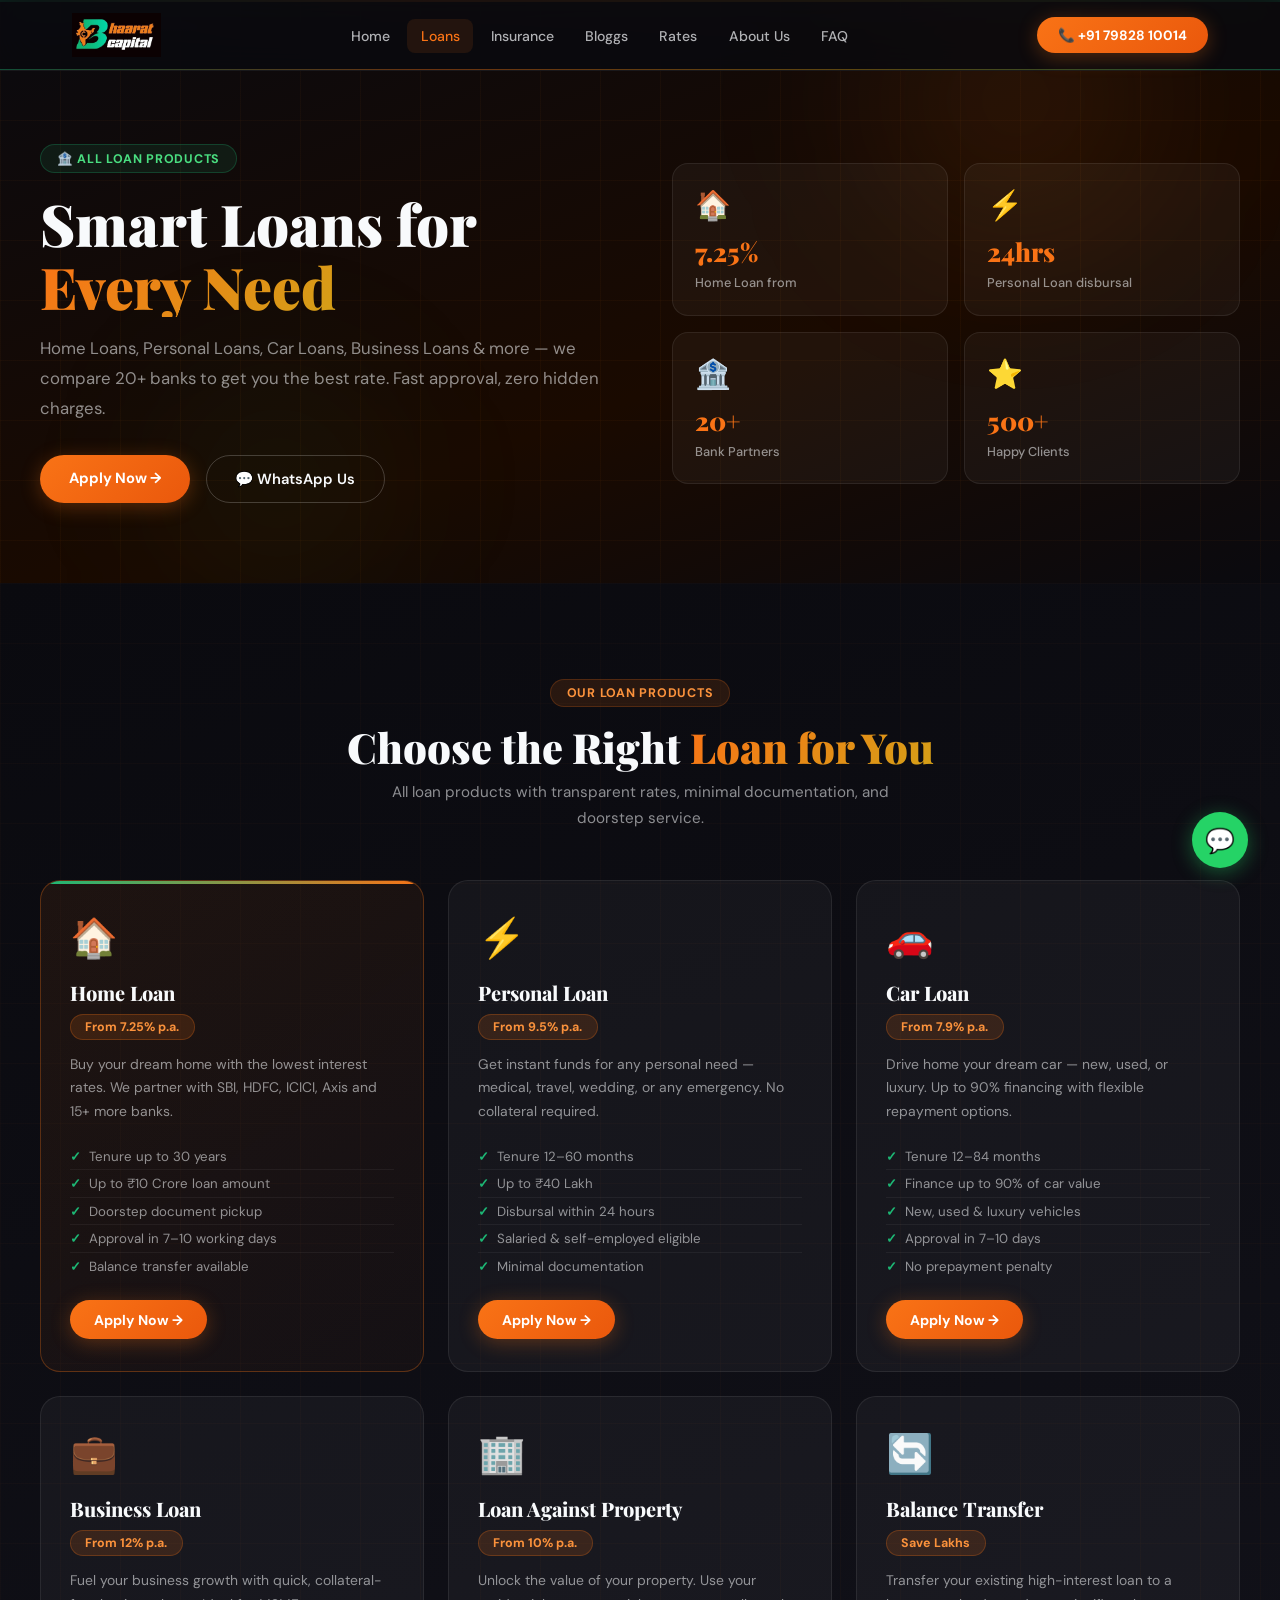
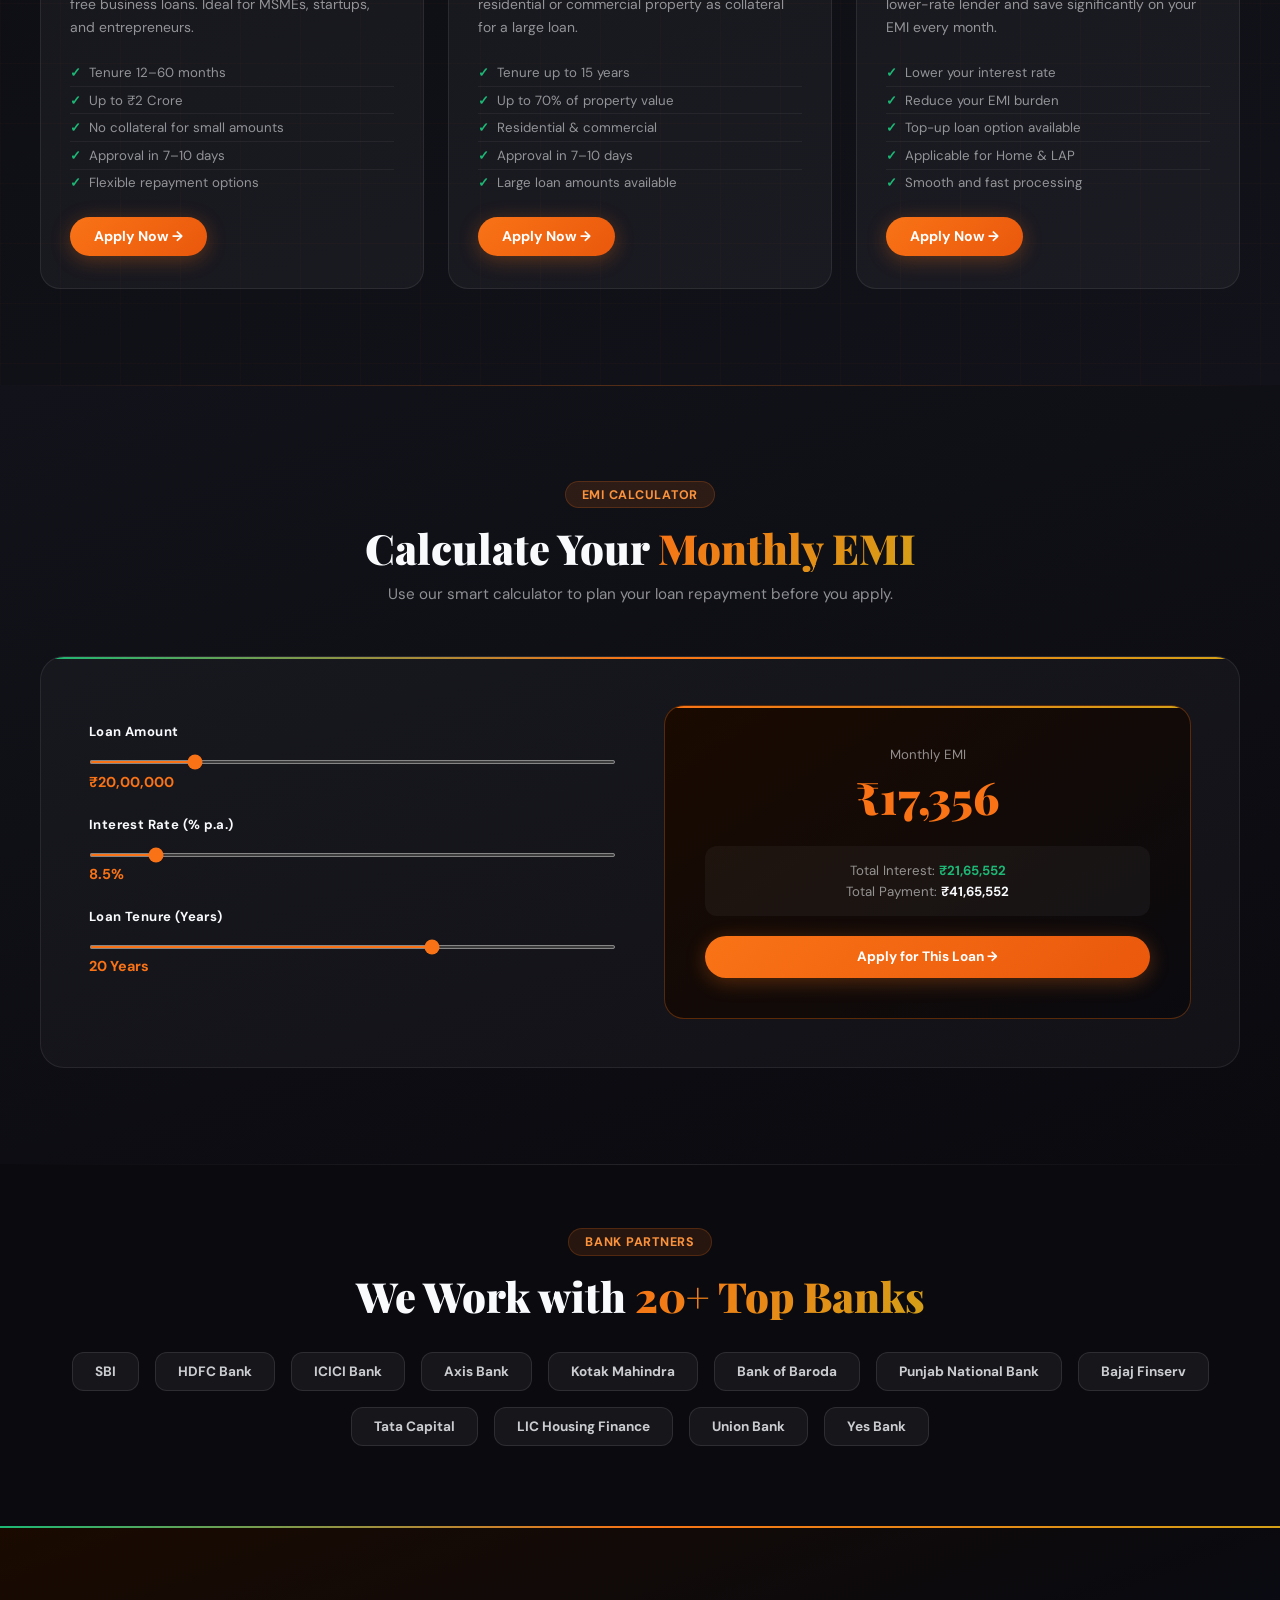
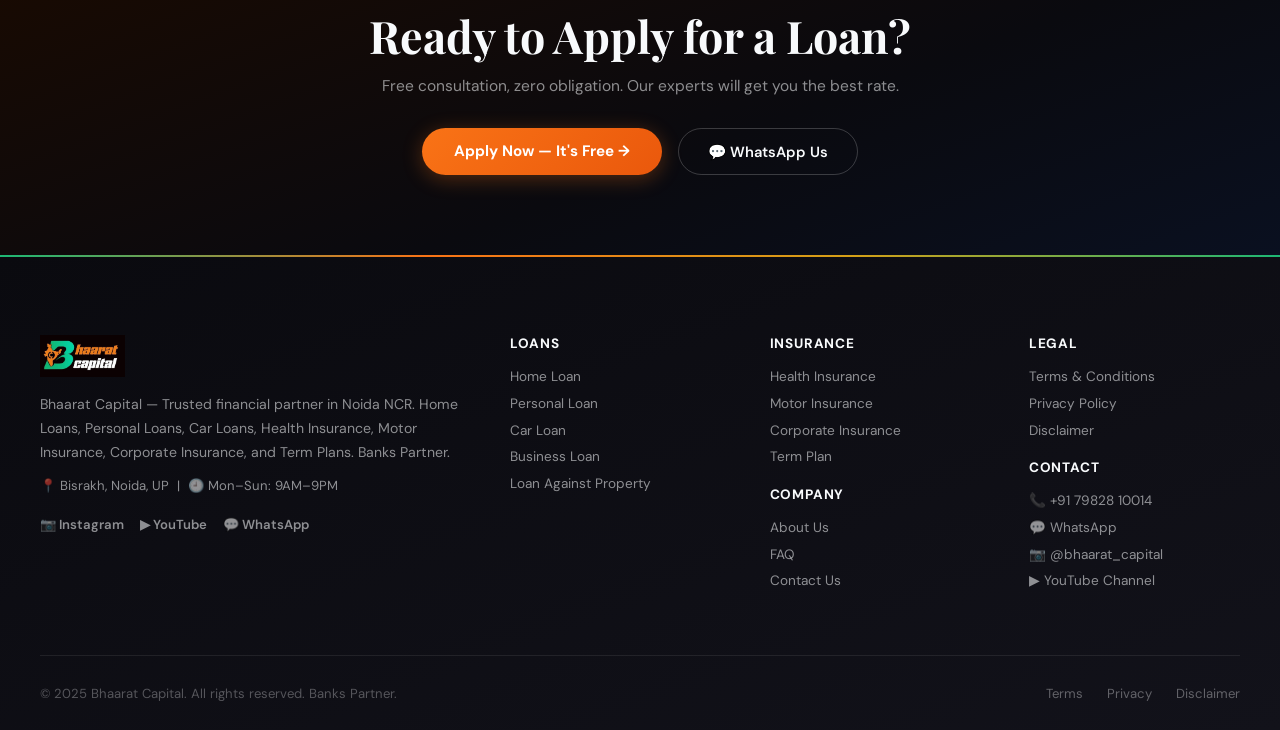
<file: loans.html>
<!DOCTYPE html>
<html lang="en">
<head>
<meta charset="UTF-8"/>
<meta name="viewport" content="width=device-width, initial-scale=1.0"/>
<title>Loans — Home, Personal, Car, Business | Bhaarat Capital</title>
<meta name="description" content="Get the best loan rates from 20+ banks. Home Loan from 7.25%, Personal Loan 24hr disbursal. Noida NCR."/>
<link rel="preconnect" href="https://fonts.googleapis.com">
<link href="https://fonts.googleapis.com/css2?family=Playfair+Display:wght@700;900&family=DM+Sans:wght@300;400;500;600;700&display=swap" rel="stylesheet">
<style>
  *, *::before, *::after { box-sizing: border-box; margin: 0; padding: 0; }

  :root {
    --orange: #F97316;
    --orange-light: rgba(249,115,22,.12);
    --orange-dark: #EA580C;
    --teal: #1DB875;
    --gold: #D4A017;
    --dark: #0A0A0F;
    --dark2: #12121A;
    --dark3: #1A1A28;
    --border: rgba(255,255,255,.08);
    --text: #F8FAFC;
    --text-muted: rgba(248,250,252,.55);
    --font-display: 'Playfair Display', Georgia, serif;
    --font-body: 'DM Sans', sans-serif;
  }

  html { scroll-behavior: smooth; }

  body {
    font-family: var(--font-body);
    background: var(--dark);
    color: var(--text);
    min-height: 100vh;
    overflow-x: hidden;
  }

  /* ===== NAVBAR ===== */
  #navbar {
    position: fixed;
    top: 0; left: 0; right: 0;
    z-index: 1000;
    background: rgba(10,10,15,.85);
    backdrop-filter: blur(20px);
    -webkit-backdrop-filter: blur(20px);
    border-bottom: 1px solid rgba(255,255,255,.06);
    transition: all .3s;
  }
  #navbar::after {
    content: '';
    position: absolute;
    bottom: 0; left: 0; right: 0;
    height: 1px;
    background: linear-gradient(90deg, var(--teal), var(--orange), var(--gold), var(--teal));
    opacity: .4;
  }
  .nav-inner {
    max-width: 1200px;
    margin: 0 auto;
    padding: 0 2rem;
    height: 70px;
    display: flex;
    align-items: center;
    gap: 2.5rem;
  }
  .logo { display: flex; align-items: center; text-decoration: none; flex-shrink: 0; }
  .nav-logo-img { height: 44px; width: auto; }
  .nav-links {
    display: flex;
    list-style: none;
    gap: .25rem;
    flex: 1;
    justify-content: center;
  }
  .nav-links a {
    color: rgba(248,250,252,.7);
    text-decoration: none;
    font-size: .88rem;
    font-weight: 500;
    padding: .5rem .85rem;
    border-radius: 8px;
    transition: all .2s;
    white-space: nowrap;
  }
  .nav-links a:hover, .nav-links a.active {
    color: var(--orange);
    background: rgba(249,115,22,.1);
  }
  .nav-cta {
    background: linear-gradient(135deg, var(--orange), var(--orange-dark));
    color: #fff;
    text-decoration: none;
    font-size: .85rem;
    font-weight: 700;
    padding: .6rem 1.3rem;
    border-radius: 50px;
    white-space: nowrap;
    flex-shrink: 0;
    transition: all .2s;
    box-shadow: 0 4px 20px rgba(249,115,22,.3);
  }
  .nav-cta:hover { transform: translateY(-2px); box-shadow: 0 6px 28px rgba(249,115,22,.45); }
  .hamburger {
    display: none;
    background: none;
    border: 1px solid rgba(255,255,255,.15);
    color: var(--text);
    font-size: 1.2rem;
    padding: .4rem .7rem;
    border-radius: 8px;
    cursor: pointer;
    flex-shrink: 0;
  }
  .mobile-menu {
    display: none;
    flex-direction: column;
    background: rgba(10,10,15,.98);
    border-top: 1px solid var(--border);
    padding: 1rem;
    gap: .25rem;
  }
  .mobile-menu.open { display: flex; }
  .mobile-menu a {
    color: rgba(248,250,252,.75);
    text-decoration: none;
    padding: .75rem 1rem;
    border-radius: 8px;
    font-size: .92rem;
    font-weight: 500;
    transition: all .2s;
  }
  .mobile-menu a:hover { background: rgba(249,115,22,.1); color: var(--orange); }

  /* ===== HERO ===== */
  .page-hero {
    min-height: 55vh;
    background: linear-gradient(160deg, #0A0A0F 0%, #1A0A00 60%, #0A0A0F 100%);
    display: flex;
    align-items: center;
    padding: 9rem 2rem 5rem;
    position: relative;
    overflow: hidden;
  }
  .page-hero::before {
    content: '';
    position: absolute;
    inset: 0;
    background-image:
      linear-gradient(rgba(249,115,22,.04) 1px, transparent 1px),
      linear-gradient(90deg, rgba(249,115,22,.04) 1px, transparent 1px);
    background-size: 60px 60px;
    pointer-events: none;
  }
  .page-hero::after {
    content: '';
    position: absolute;
    top: 0; left: 0; right: 0;
    height: 2px;
    background: linear-gradient(90deg, var(--teal), var(--orange), var(--gold), var(--teal));
  }
  .page-hero .orb {
    position: absolute;
    border-radius: 50%;
    filter: blur(80px);
    pointer-events: none;
  }
  .page-hero .orb-1 {
    width: 400px; height: 400px;
    background: radial-gradient(circle, rgba(249,115,22,.15) 0%, transparent 70%);
    top: -100px; right: 5%;
  }
  .page-hero .orb-2 {
    width: 300px; height: 300px;
    background: radial-gradient(circle, rgba(29,184,117,.1) 0%, transparent 70%);
    bottom: -50px; left: 10%;
  }
  .hero-inner {
    max-width: 1200px;
    margin: 0 auto;
    width: 100%;
    position: relative;
    z-index: 1;
    display: grid;
    grid-template-columns: 1fr 1fr;
    gap: 4rem;
    align-items: center;
  }
  .hero-tag {
    display: inline-flex;
    align-items: center;
    gap: .4rem;
    background: rgba(29,184,117,.1);
    color: #4ADE80;
    padding: .35rem 1rem;
    border-radius: 50px;
    font-size: .78rem;
    font-weight: 700;
    letter-spacing: .06em;
    text-transform: uppercase;
    margin-bottom: 1.2rem;
    border: 1px solid rgba(29,184,117,.25);
  }
  .hero-inner h1 {
    font-family: var(--font-display);
    font-size: clamp(2.4rem, 4.5vw, 3.8rem);
    font-weight: 900;
    color: var(--text);
    line-height: 1.08;
    margin-bottom: 1rem;
  }
  .heading-gradient {
    display: inline-block;
    background: linear-gradient(135deg, var(--orange), var(--gold));
    -webkit-background-clip: text;
    -webkit-text-fill-color: transparent;
    background-clip: text;
  }
  .hero-inner p {
    color: var(--text-muted);
    font-size: 1.05rem;
    line-height: 1.8;
    margin-bottom: 2rem;
  }
  .hero-btns { display: flex; gap: 1rem; flex-wrap: wrap; }
  .btn-primary {
    display: inline-block;
    background: linear-gradient(135deg, var(--orange), var(--orange-dark));
    color: #fff;
    text-decoration: none;
    font-weight: 700;
    font-size: .92rem;
    padding: .8rem 1.8rem;
    border-radius: 50px;
    transition: all .25s;
    box-shadow: 0 4px 20px rgba(249,115,22,.3);
    white-space: nowrap;
    border: none;
    cursor: pointer;
  }
  .btn-primary:hover { transform: translateY(-2px); box-shadow: 0 6px 30px rgba(249,115,22,.5); }
  .btn-outline {
    display: inline-block;
    background: transparent;
    color: var(--text);
    text-decoration: none;
    font-weight: 600;
    font-size: .92rem;
    padding: .8rem 1.8rem;
    border-radius: 50px;
    border: 1px solid rgba(255,255,255,.2);
    transition: all .25s;
    white-space: nowrap;
  }
  .btn-outline:hover { border-color: var(--orange); color: var(--orange); background: rgba(249,115,22,.08); }

  .hero-stats {
    display: grid;
    grid-template-columns: 1fr 1fr;
    gap: 1rem;
  }
  .stat-card {
    background: rgba(255,255,255,.04);
    border: 1px solid var(--border);
    border-radius: 16px;
    padding: 1.4rem;
    transition: all .3s;
  }
  .stat-card:hover { border-color: rgba(249,115,22,.3); background: rgba(249,115,22,.05); }
  .stat-card .stat-icon { font-size: 1.8rem; margin-bottom: .6rem; display: block; }
  .stat-card .stat-num {
    font-family: var(--font-display);
    font-size: 1.6rem;
    font-weight: 900;
    color: var(--orange);
    display: block;
    margin-bottom: .2rem;
  }
  .stat-card .stat-label { font-size: .8rem; color: var(--text-muted); font-weight: 500; }

  /* ===== LOAN PRODUCTS SECTION ===== */
  .loan-section {
    background: linear-gradient(160deg, #0A0A0F 0%, #12121A 100%);
    padding: 6rem 2rem;
    position: relative;
  }
  .loan-section::before {
    content: '';
    position: absolute;
    inset: 0;
    background-image:
      linear-gradient(rgba(249,115,22,.025) 1px, transparent 1px),
      linear-gradient(90deg, rgba(249,115,22,.025) 1px, transparent 1px);
    background-size: 60px 60px;
    pointer-events: none;
  }
  .container { max-width: 1200px; margin: 0 auto; position: relative; z-index: 1; }
  .tc { text-align: center; margin-bottom: 1rem; }
  .section-tag {
    display: inline-flex;
    align-items: center;
    gap: .4rem;
    background: rgba(249,115,22,.12);
    color: #FB923C;
    border: 1px solid rgba(249,115,22,.2);
    padding: .3rem 1rem;
    border-radius: 50px;
    font-size: .78rem;
    font-weight: 700;
    letter-spacing: .06em;
    text-transform: uppercase;
    margin-bottom: 1rem;
  }
  .section-title {
    font-family: var(--font-display);
    font-size: clamp(1.8rem, 3.5vw, 2.6rem);
    font-weight: 900;
    color: var(--text);
    line-height: 1.15;
    margin-bottom: .6rem;
  }
  .section-sub { color: var(--text-muted); font-size: .95rem; max-width: 520px; margin: 0 auto 3rem; line-height: 1.7; }

  .loan-grid {
    display: grid;
    grid-template-columns: repeat(3, 1fr);
    gap: 1.5rem;
    margin-top: 2.5rem;
  }
  .loan-card {
    background: rgba(255,255,255,.04);
    border: 1px solid var(--border);
    border-radius: 20px;
    padding: 2rem 1.8rem;
    transition: all .3s cubic-bezier(0.4,0,0.2,1);
    position: relative;
    overflow: hidden;
  }
  .loan-card::before {
    content: '';
    position: absolute;
    top: 0; left: 0; right: 0;
    height: 3px;
    background: linear-gradient(90deg, var(--teal), var(--orange));
    opacity: 0;
    transition: all .3s;
  }
  .loan-card:hover {
    transform: translateY(-6px);
    box-shadow: 0 20px 60px rgba(0,0,0,.4);
    border-color: rgba(249,115,22,.25);
  }
  .loan-card:hover::before { opacity: 1; }
  .loan-card.featured {
    background: linear-gradient(145deg, rgba(249,115,22,.08), rgba(249,115,22,.03));
    border-color: rgba(249,115,22,.3);
  }
  .loan-card.featured::before { opacity: 1; }

  .loan-icon { font-size: 2.4rem; margin-bottom: 1rem; display: block; }
  .loan-card h3 {
    font-family: var(--font-display);
    font-size: 1.25rem;
    font-weight: 800;
    color: var(--text);
    margin-bottom: .5rem;
  }
  .rate-badge {
    display: inline-block;
    background: rgba(249,115,22,.15);
    color: #FB923C;
    border: 1px solid rgba(249,115,22,.25);
    border-radius: 50px;
    padding: .25rem .9rem;
    font-size: .78rem;
    font-weight: 700;
    margin-bottom: .8rem;
  }
  .loan-card p { font-size: .87rem; color: var(--text-muted); line-height: 1.7; margin-bottom: 1.2rem; }

  .loan-features { list-style: none; margin-bottom: 1.3rem; }
  .loan-features li {
    font-size: .83rem;
    color: var(--text-muted);
    padding: .3rem 0;
    border-bottom: 1px solid rgba(255,255,255,.05);
    display: flex;
    align-items: center;
    gap: .5rem;
  }
  .loan-features li:last-child { border: none; }
  .loan-features li::before {
    content: '✓';
    color: var(--teal);
    font-weight: 700;
    flex-shrink: 0;
  }

  /* ===== EMI CALCULATOR ===== */
  .emi-section {
    background: linear-gradient(160deg, #12121A 0%, #0A0A0F 100%);
    padding: 6rem 2rem;
    position: relative;
  }
  .emi-section::after {
    content: '';
    position: absolute;
    top: 0; left: 0; right: 0;
    height: 1px;
    background: linear-gradient(90deg, transparent, var(--orange), transparent);
    opacity: .3;
  }
  .emi-box {
    background: rgba(255,255,255,.03);
    border: 1px solid var(--border);
    border-radius: 24px;
    padding: 3rem;
    margin-top: 2.5rem;
    position: relative;
    overflow: hidden;
  }
  .emi-box::before {
    content: '';
    position: absolute;
    top: 0; left: 0; right: 0;
    height: 2px;
    background: linear-gradient(90deg, var(--teal), var(--orange), var(--gold));
  }
  .emi-grid { display: grid; grid-template-columns: 1fr 1fr; gap: 3rem; align-items: center; }
  .emi-input-group { margin-bottom: 1.5rem; }
  .emi-input-group label {
    display: block;
    font-size: .82rem;
    font-weight: 700;
    color: var(--text);
    margin-bottom: .5rem;
    letter-spacing: .03em;
  }
  .emi-input-group input[type=range] {
    width: 100%;
    accent-color: var(--orange);
    height: 4px;
    cursor: pointer;
    margin-bottom: .4rem;
  }
  .emi-input-group span {
    font-size: .9rem;
    color: var(--orange);
    font-weight: 700;
  }
  .emi-result-card {
    background: linear-gradient(145deg, #1A0A00, #0A0A0F);
    border: 1px solid rgba(249,115,22,.3);
    border-radius: 20px;
    padding: 2.5rem;
    text-align: center;
    position: relative;
    overflow: hidden;
  }
  .emi-result-card::before {
    content: '';
    position: absolute;
    top: 0; left: 0; right: 0;
    height: 2px;
    background: linear-gradient(90deg, var(--orange), var(--gold));
  }
  .emi-label { color: var(--text-muted); font-size: .83rem; margin-bottom: .3rem; }
  .emi-amount {
    font-family: var(--font-display);
    font-size: 2.8rem;
    font-weight: 900;
    color: var(--orange);
    display: block;
    margin-bottom: .4rem;
  }
  .emi-breakdown { margin: 1.2rem 0; padding: 1rem; background: rgba(255,255,255,.04); border-radius: 12px; }
  .emi-breakdown p { font-size: .83rem; color: var(--text-muted); margin-bottom: .3rem; }
  .emi-breakdown p:last-child { margin: 0; }
  .emi-breakdown span { color: var(--teal); font-weight: 700; }
  .emi-breakdown .total-span { color: var(--text); }

  /* ===== BANKS SECTION ===== */
  .banks-section {
    background: var(--dark);
    padding: 4rem 2rem;
    position: relative;
    overflow: hidden;
  }
  .banks-section::before {
    content: '';
    position: absolute;
    top: 0; left: 0; right: 0;
    height: 1px;
    background: linear-gradient(90deg, transparent, rgba(255,255,255,.1), transparent);
  }
  .banks-chips {
    display: flex;
    flex-wrap: wrap;
    gap: 1rem;
    justify-content: center;
    margin-top: 2rem;
  }
  .b-chip {
    background: rgba(255,255,255,.05);
    border: 1px solid rgba(255,255,255,.1);
    border-radius: 12px;
    padding: 10px 22px;
    font-size: .85rem;
    font-weight: 700;
    color: rgba(248,250,252,.8);
    transition: all .25s;
  }
  .b-chip:hover {
    border-color: var(--orange);
    color: var(--orange);
    background: rgba(249,115,22,.08);
    transform: translateY(-3px);
  }

  /* ===== CTA BANNER ===== */
  .cta-banner {
    background: linear-gradient(160deg, #1A0A00 0%, #0A0A0F 60%, #0A1020 100%);
    padding: 5rem 2rem;
    text-align: center;
    position: relative;
    overflow: hidden;
  }
  .cta-banner::before {
    content: '';
    position: absolute;
    top: 0; left: 0; right: 0;
    height: 2px;
    background: linear-gradient(90deg, var(--teal), var(--orange), var(--gold));
  }
  .cta-banner h2 {
    font-family: var(--font-display);
    font-size: clamp(1.8rem, 3.5vw, 2.8rem);
    color: var(--text);
    margin-bottom: .7rem;
  }
  .cta-banner p { color: var(--text-muted); font-size: .97rem; margin-bottom: 2rem; }
  .cta-btns { display: flex; gap: 1rem; justify-content: center; flex-wrap: wrap; }
  .btn-wa {
    display: inline-flex;
    align-items: center;
    gap: .5rem;
    background: transparent;
    color: var(--text);
    text-decoration: none;
    font-weight: 600;
    font-size: .92rem;
    padding: .8rem 1.8rem;
    border-radius: 50px;
    border: 1px solid rgba(255,255,255,.2);
    transition: all .25s;
  }
  .btn-wa:hover { border-color: #25D366; color: #25D366; background: rgba(37,211,102,.08); }

  /* ===== FOOTER ===== */
  .footer {
    background: linear-gradient(160deg, #0A0A0F 0%, #12121A 100%);
    padding: 5rem 2rem 0;
    position: relative;
  }
  .footer::before {
    content: '';
    position: absolute;
    top: 0; left: 0; right: 0;
    height: 2px;
    background: linear-gradient(90deg, var(--teal), var(--orange), var(--gold), var(--teal));
  }
  .footer-grid {
    max-width: 1200px;
    margin: 0 auto;
    display: grid;
    grid-template-columns: 2fr 1fr 1fr 1fr;
    gap: 3rem;
    padding-bottom: 3.5rem;
    border-bottom: 1px solid var(--border);
  }
  .footer-brand p { color: var(--text-muted); font-size: .88rem; line-height: 1.7; margin-top: .8rem; }
  .footer-logo { height: 42px; display: block; margin-bottom: 1rem; }
  .social-links { display: flex; gap: 1rem; margin-top: 1.2rem; flex-wrap: wrap; }
  .social-links a {
    color: var(--text-muted);
    text-decoration: none;
    font-size: .82rem;
    font-weight: 600;
    transition: color .2s;
  }
  .social-links a:hover { color: var(--orange); }
  .footer-col h5 {
    color: var(--text);
    font-size: .85rem;
    font-weight: 700;
    text-transform: uppercase;
    letter-spacing: .06em;
    margin-bottom: 1rem;
  }
  .footer-col a {
    display: block;
    color: var(--text-muted);
    text-decoration: none;
    font-size: .85rem;
    margin-bottom: .6rem;
    transition: color .2s;
  }
  .footer-col a:hover { color: var(--orange); }
  .footer-bottom {
    max-width: 1200px;
    margin: 0 auto;
    padding: 1.8rem 0;
    display: flex;
    justify-content: space-between;
    align-items: center;
    gap: 1rem;
    flex-wrap: wrap;
  }
  .footer-bottom p { color: rgba(248,250,252,.3); font-size: .82rem; }
  .footer-bottom a { color: rgba(248,250,252,.35); font-size: .82rem; text-decoration: none; transition: color .2s; }
  .footer-bottom a:hover { color: var(--orange); }

  /* WhatsApp Float */
  .whatsapp-float {
    position: fixed;
    bottom: 2rem; right: 2rem;
    background: #25D366;
    color: #fff;
    width: 56px; height: 56px;
    border-radius: 50%;
    display: flex;
    align-items: center;
    justify-content: center;
    font-size: 1.5rem;
    text-decoration: none;
    box-shadow: 0 4px 20px rgba(37,211,102,.4);
    z-index: 999;
    transition: all .25s;
  }
  .whatsapp-float:hover { transform: scale(1.1); box-shadow: 0 6px 28px rgba(37,211,102,.6); }

  /* ===== ANIMATIONS ===== */
  .anim { opacity: 0; transform: translateY(30px); transition: opacity .6s ease, transform .6s ease; }
  .anim.vis { opacity: 1; transform: none; }

  /* ===== DESKTOP RESPONSIVE ===== */
  @media (max-width: 1024px) {
    .loan-grid { grid-template-columns: 1fr 1fr; }
    .hero-inner { grid-template-columns: 1fr; gap: 2.5rem; }
    .hero-stats { grid-template-columns: repeat(4, 1fr); }
    .footer-grid { grid-template-columns: 1fr 1fr; }
  }

  /* ===== MOBILE ===== */
  @media (max-width: 768px) {

    /* Purana desktop navbar chupao */
    .nav-links, .nav-cta { display: none; }
    .hamburger { display: block; }

    /* ---- Mobile navbar naya ---- */
    .nav-inner {
      padding: 0 1rem;
      height: 64px;
      gap: 0;
      justify-content: space-between;
    }
    .nav-logo-img { height: 38px; }

    /* Mobile navbar ke beech Apply Now button */
    .mobile-apply-btn {
      display: inline-block !important;
      background: linear-gradient(135deg, var(--teal), #16A34A);
      color: #fff;
      text-decoration: none;
      font-size: .82rem;
      font-weight: 700;
      padding: .5rem 1.1rem;
      border-radius: 50px;
      white-space: nowrap;
      box-shadow: 0 3px 14px rgba(29,184,117,.35);
      transition: all .2s;
    }

    /* Hero mobile fix */
    .page-hero {
      padding: 6rem 1.2rem 3rem;
      min-height: auto;
    }
    .hero-inner {
      grid-template-columns: 1fr;
      gap: 2rem;
    }
    .hero-inner h1 { font-size: 2rem; }
    .hero-stats { grid-template-columns: 1fr 1fr; }

    /* Loan grid mobile */
    .loan-grid {
      grid-template-columns: 1fr;
      max-width: 420px;
      margin-left: auto;
      margin-right: auto;
    }

    .emi-grid { grid-template-columns: 1fr; }
    .emi-box { padding: 1.8rem; }
    .footer-grid { grid-template-columns: 1fr; }
  }
</style>
</head>
<body>

<!-- NAVBAR -->
<nav id="navbar">
  <div class="nav-inner">
    <a href="index.html" class="logo">
      <img src="logo (1).png" alt="Bhaarat Capital" class="nav-logo-img">
    </a>
    <ul class="nav-links" id="navLinks">
      <li><a href="index.html">Home</a></li>
      <li><a href="loans.html" class="active">Loans</a></li>
      <li><a href="insurance.html">Insurance</a></li>
      <li><a href="our-story.html">Bloggs</a></li>
      <li><a href="rates.html">Rates</a></li>
      <li><a href="about.html">About Us</a></li>
      <li><a href="faq.html">FAQ</a></li>
    </ul>
    <a href="contact.html" class="nav-cta">📞 +91 79828 10014</a>

    <!-- Mobile ke liye Apply Now button — desktop pe hidden rahega CSS se -->
    <a href="contact.html" class="mobile-apply-btn" style="display:none;">Apply Now →</a>

    <button class="hamburger" id="hamburger" aria-label="Menu">☰</button>
  </div>
  <div class="mobile-menu" id="mobileMenu">
    <a href="index.html">Home</a>
    <a href="loans.html" style="color:var(--orange);">Loans</a>
    <a href="insurance.html">Insurance</a>
    <a href="our-story.html">Bloggs</a>
    <a href="rates.html">Rates</a>
    <a href="about.html">About Us</a>
    <a href="faq.html">FAQ</a>
    <a href="contact.html" style="color:var(--orange);font-weight:700;">📞 +91 79828 10014</a>
  </div>
</nav>

<!-- HERO -->
<section class="page-hero">
  <div class="orb orb-1"></div>
  <div class="orb orb-2"></div>
  <div class="hero-inner">
    <div>
      <div class="hero-tag">🏦 All Loan Products</div>
      <h1>Smart Loans for<br><span class="heading-gradient">Every Need</span></h1>
      <p>Home Loans, Personal Loans, Car Loans, Business Loans & more — we compare 20+ banks to get you the best rate. Fast approval, zero hidden charges.</p>
      <div class="hero-btns">
        <a href="contact.html" class="btn-primary">Apply Now →</a>
        <a href="https://wa.me/917982810014" class="btn-outline">💬 WhatsApp Us</a>
      </div>
    </div>
    <div class="hero-stats">
      <div class="stat-card">
        <span class="stat-icon">🏠</span>
        <span class="stat-num">7.25%</span>
        <span class="stat-label">Home Loan from</span>
      </div>
      <div class="stat-card">
        <span class="stat-icon">⚡</span>
        <span class="stat-num">24hrs</span>
        <span class="stat-label">Personal Loan disbursal</span>
      </div>
      <div class="stat-card">
        <span class="stat-icon">🏦</span>
        <span class="stat-num">20+</span>
        <span class="stat-label">Bank Partners</span>
      </div>
      <div class="stat-card">
        <span class="stat-icon">⭐</span>
        <span class="stat-num">500+</span>
        <span class="stat-label">Happy Clients</span>
      </div>
    </div>
  </div>
</section>

<!-- LOAN PRODUCTS -->
<section class="loan-section">
  <div class="container">
    <div class="tc">
      <span class="section-tag">Our Loan Products</span>
      <h2 class="section-title">Choose the Right <span class="heading-gradient">Loan for You</span></h2>
      <p class="section-sub">All loan products with transparent rates, minimal documentation, and doorstep service.</p>
    </div>
    <div class="loan-grid">

      <div class="loan-card featured anim" id="home-loan">
        <span class="loan-icon">🏠</span>
        <h3>Home Loan</h3>
        <span class="rate-badge">From 7.25% p.a.</span>
        <p>Buy your dream home with the lowest interest rates. We partner with SBI, HDFC, ICICI, Axis and 15+ more banks.</p>
        <ul class="loan-features">
          <li>Tenure up to 30 years</li>
          <li>Up to ₹10 Crore loan amount</li>
          <li>Doorstep document pickup</li>
          <li>Approval in 7–10 working days</li>
          <li>Balance transfer available</li>
        </ul>
        <a href="contact.html" class="btn-primary" style="font-size:.88rem;padding:.65rem 1.5rem;">Apply Now →</a>
      </div>

      <div class="loan-card anim" id="personal-loan">
        <span class="loan-icon">⚡</span>
        <h3>Personal Loan</h3>
        <span class="rate-badge">From 9.5% p.a.</span>
        <p>Get instant funds for any personal need — medical, travel, wedding, or any emergency. No collateral required.</p>
        <ul class="loan-features">
          <li>Tenure 12–60 months</li>
          <li>Up to ₹40 Lakh</li>
          <li>Disbursal within 24 hours</li>
          <li>Salaried & self-employed eligible</li>
          <li>Minimal documentation</li>
        </ul>
        <a href="contact.html" class="btn-primary" style="font-size:.88rem;padding:.65rem 1.5rem;">Apply Now →</a>
      </div>

      <div class="loan-card anim" id="car-loan">
        <span class="loan-icon">🚗</span>
        <h3>Car Loan</h3>
        <span class="rate-badge">From 7.9% p.a.</span>
        <p>Drive home your dream car — new, used, or luxury. Up to 90% financing with flexible repayment options.</p>
        <ul class="loan-features">
          <li>Tenure 12–84 months</li>
          <li>Finance up to 90% of car value</li>
          <li>New, used & luxury vehicles</li>
          <li>Approval in 7–10 days</li>
          <li>No prepayment penalty</li>
        </ul>
        <a href="contact.html" class="btn-primary" style="font-size:.88rem;padding:.65rem 1.5rem;">Apply Now →</a>
      </div>

      <div class="loan-card anim" id="business-loan">
        <span class="loan-icon">💼</span>
        <h3>Business Loan</h3>
        <span class="rate-badge">From 12% p.a.</span>
        <p>Fuel your business growth with quick, collateral-free business loans. Ideal for MSMEs, startups, and entrepreneurs.</p>
        <ul class="loan-features">
          <li>Tenure 12–60 months</li>
          <li>Up to ₹2 Crore</li>
          <li>No collateral for small amounts</li>
          <li>Approval in 7–10 days</li>
          <li>Flexible repayment options</li>
        </ul>
        <a href="contact.html" class="btn-primary" style="font-size:.88rem;padding:.65rem 1.5rem;">Apply Now →</a>
      </div>

      <div class="loan-card anim" id="lap">
        <span class="loan-icon">🏢</span>
        <h3>Loan Against Property</h3>
        <span class="rate-badge">From 10% p.a.</span>
        <p>Unlock the value of your property. Use your residential or commercial property as collateral for a large loan.</p>
        <ul class="loan-features">
          <li>Tenure up to 15 years</li>
          <li>Up to 70% of property value</li>
          <li>Residential & commercial</li>
          <li>Approval in 7–10 days</li>
          <li>Large loan amounts available</li>
        </ul>
        <a href="contact.html" class="btn-primary" style="font-size:.88rem;padding:.65rem 1.5rem;">Apply Now →</a>
      </div>

      <div class="loan-card anim" id="balance-transfer">
        <span class="loan-icon">🔄</span>
        <h3>Balance Transfer</h3>
        <span class="rate-badge">Save Lakhs</span>
        <p>Transfer your existing high-interest loan to a lower-rate lender and save significantly on your EMI every month.</p>
        <ul class="loan-features">
          <li>Lower your interest rate</li>
          <li>Reduce your EMI burden</li>
          <li>Top-up loan option available</li>
          <li>Applicable for Home & LAP</li>
          <li>Smooth and fast processing</li>
        </ul>
        <a href="contact.html" class="btn-primary" style="font-size:.88rem;padding:.65rem 1.5rem;">Apply Now →</a>
      </div>

    </div>
  </div>
</section>

<!-- EMI CALCULATOR -->
<section class="emi-section">
  <div class="container">
    <div class="tc">
      <span class="section-tag">EMI Calculator</span>
      <h2 class="section-title">Calculate Your <span class="heading-gradient">Monthly EMI</span></h2>
      <p class="section-sub">Use our smart calculator to plan your loan repayment before you apply.</p>
    </div>
    <div class="emi-box anim">
      <div class="emi-grid">
        <div>
          <div class="emi-input-group">
            <label>Loan Amount</label>
            <input type="range" id="loanAmt" min="100000" max="10000000" step="50000" value="2000000" oninput="calcEMI()">
            <span id="loanAmtVal">₹20,00,000</span>
          </div>
          <div class="emi-input-group">
            <label>Interest Rate (% p.a.)</label>
            <input type="range" id="loanRate" min="7" max="20" step="0.25" value="8.5" oninput="calcEMI()">
            <span id="loanRateVal">8.5%</span>
          </div>
          <div class="emi-input-group">
            <label>Loan Tenure (Years)</label>
            <input type="range" id="loanTenure" min="1" max="30" step="1" value="20" oninput="calcEMI()">
            <span id="loanTenureVal">20 Years</span>
          </div>
        </div>
        <div class="emi-result-card">
          <p class="emi-label">Monthly EMI</p>
          <span class="emi-amount" id="emiResult">₹17,356</span>
          <div class="emi-breakdown">
            <p>Total Interest: <span id="totalInterest">₹21,65,403</span></p>
            <p>Total Payment: <span class="total-span" id="totalPayment">₹41,65,403</span></p>
          </div>
          <a href="contact.html" class="btn-primary" style="font-size:.85rem;display:block;text-align:center;">Apply for This Loan →</a>
        </div>
      </div>
    </div>
  </div>
</section>

<!-- BANK PARTNERS -->
<section class="banks-section">
  <div class="container tc">
    <span class="section-tag">Bank Partners</span>
    <h2 class="section-title">We Work with <span class="heading-gradient">20+ Top Banks</span></h2>
    <div class="banks-chips">
      <div class="b-chip">SBI</div>
      <div class="b-chip">HDFC Bank</div>
      <div class="b-chip">ICICI Bank</div>
      <div class="b-chip">Axis Bank</div>
      <div class="b-chip">Kotak Mahindra</div>
      <div class="b-chip">Bank of Baroda</div>
      <div class="b-chip">Punjab National Bank</div>
      <div class="b-chip">Bajaj Finserv</div>
      <div class="b-chip">Tata Capital</div>
      <div class="b-chip">LIC Housing Finance</div>
      <div class="b-chip">Union Bank</div>
      <div class="b-chip">Yes Bank</div>
    </div>
  </div>
</section>

<!-- CTA BANNER -->
<div class="cta-banner">
  <h2>Ready to Apply for a Loan?</h2>
  <p>Free consultation, zero obligation. Our experts will get you the best rate.</p>
  <div class="cta-btns">
    <a href="contact.html" class="btn-primary" style="font-size:.95rem;padding:.85rem 2rem;">Apply Now — It's Free →</a>
    <a href="https://wa.me/917982810014" target="_blank" class="btn-wa">💬 WhatsApp Us</a>
  </div>
</div>

<!-- FOOTER -->
<footer class="footer">
  <div class="footer-grid">
    <div class="footer-brand">
      <a href="index.html"><img src="logo (1).png" alt="Bhaarat Capital" class="footer-logo"></a>
      <p>Bhaarat Capital — Trusted financial partner in Noida NCR. Home Loans, Personal Loans, Car Loans, Health Insurance, Motor Insurance, Corporate Insurance, and Term Plans. Banks Partner.</p>
      <p style="margin-top:.6rem;font-size:.82rem;">📍 Bisrakh, Noida, UP &nbsp;|&nbsp; 🕘 Mon–Sun: 9AM–9PM</p>
      <div class="social-links">
        <a href="https://www.instagram.com/bhaarat_capital/" target="_blank">📷 Instagram</a>
        <a href="https://www.youtube.com/@bhaaratcapital" target="_blank">▶ YouTube</a>
        <a href="https://wa.me/917982810014" target="_blank">💬 WhatsApp</a>
      </div>
    </div>
    <div class="footer-col">
      <h5>Loans</h5>
      <a href="loans.html#home-loan">Home Loan</a>
      <a href="loans.html#personal-loan">Personal Loan</a>
      <a href="loans.html#car-loan">Car Loan</a>
      <a href="loans.html#business-loan">Business Loan</a>
      <a href="loans.html#lap">Loan Against Property</a>
    </div>
    <div class="footer-col">
      <h5>Insurance</h5>
      <a href="insurance.html#health">Health Insurance</a>
      <a href="insurance.html#motor">Motor Insurance</a>
      <a href="insurance.html#corporate">Corporate Insurance</a>
      <a href="insurance.html#term">Term Plan</a>
      <h5 style="margin-top:1.3rem;">Company</h5>
      <a href="about.html">About Us</a>
      <a href="faq.html">FAQ</a>
      <a href="contact.html">Contact Us</a>
    </div>
    <div class="footer-col">
      <h5>Legal</h5>
      <a href="terms.html">Terms & Conditions</a>
      <a href="privacy.html">Privacy Policy</a>
      <a href="disclaimer.html">Disclaimer</a>
      <h5 style="margin-top:1.3rem;">Contact</h5>
      <a href="tel:+917982810014">📞 +91 79828 10014</a>
      <a href="https://wa.me/917982810014" target="_blank">💬 WhatsApp</a>
      <a href="https://www.instagram.com/bhaarat_capital/" target="_blank">📷 @bhaarat_capital</a>
      <a href="https://www.youtube.com/@bhaaratcapital" target="_blank">▶ YouTube Channel</a>
    </div>
  </div>
  <div class="footer-bottom">
    <p>© 2025 Bhaarat Capital. All rights reserved. Banks Partner.</p>
    <div style="display:flex;gap:1.5rem;">
      <a href="terms.html">Terms</a>
      <a href="privacy.html">Privacy</a>
      <a href="disclaimer.html">Disclaimer</a>
    </div>
  </div>
</footer>

<a href="https://wa.me/917982810014" class="whatsapp-float" target="_blank" title="Chat on WhatsApp">💬</a>

<script>
// Mobile pe Apply Now button dikhao
if (window.innerWidth <= 768) {
  var mab = document.querySelector('.mobile-apply-btn');
  if (mab) mab.style.display = 'inline-block';
}

// Navbar scroll
window.addEventListener('scroll', () => {
  document.getElementById('navbar').classList.toggle('scrolled', window.scrollY > 50);
});

// Hamburger
document.getElementById('hamburger').addEventListener('click', () => {
  document.getElementById('mobileMenu').classList.toggle('open');
});

// EMI Calculator
function calcEMI() {
  const P = +document.getElementById('loanAmt').value;
  const r = +document.getElementById('loanRate').value / 12 / 100;
  const n = +document.getElementById('loanTenure').value * 12;
  const emi = P * r * Math.pow(1+r,n) / (Math.pow(1+r,n) - 1);
  const totalPay = emi * n;
  const totalInt = totalPay - P;
  const fmt = v => '₹' + Math.round(v).toLocaleString('en-IN');
  document.getElementById('emiResult').textContent = fmt(emi);
  document.getElementById('totalInterest').textContent = fmt(totalInt);
  document.getElementById('totalPayment').textContent = fmt(totalPay);
  document.getElementById('loanAmtVal').textContent = fmt(P);
  document.getElementById('loanRateVal').textContent = document.getElementById('loanRate').value + '%';
  document.getElementById('loanTenureVal').textContent = document.getElementById('loanTenure').value + ' Years';
}
calcEMI();

// Scroll animations
const ao = new IntersectionObserver((e) => {
  e.forEach(x => { if (x.isIntersecting) { x.target.classList.add('vis'); ao.unobserve(x.target); } });
}, { threshold: 0.1 });
document.querySelectorAll('.anim').forEach(el => ao.observe(el));
</script>

</body>
</html>
</file>
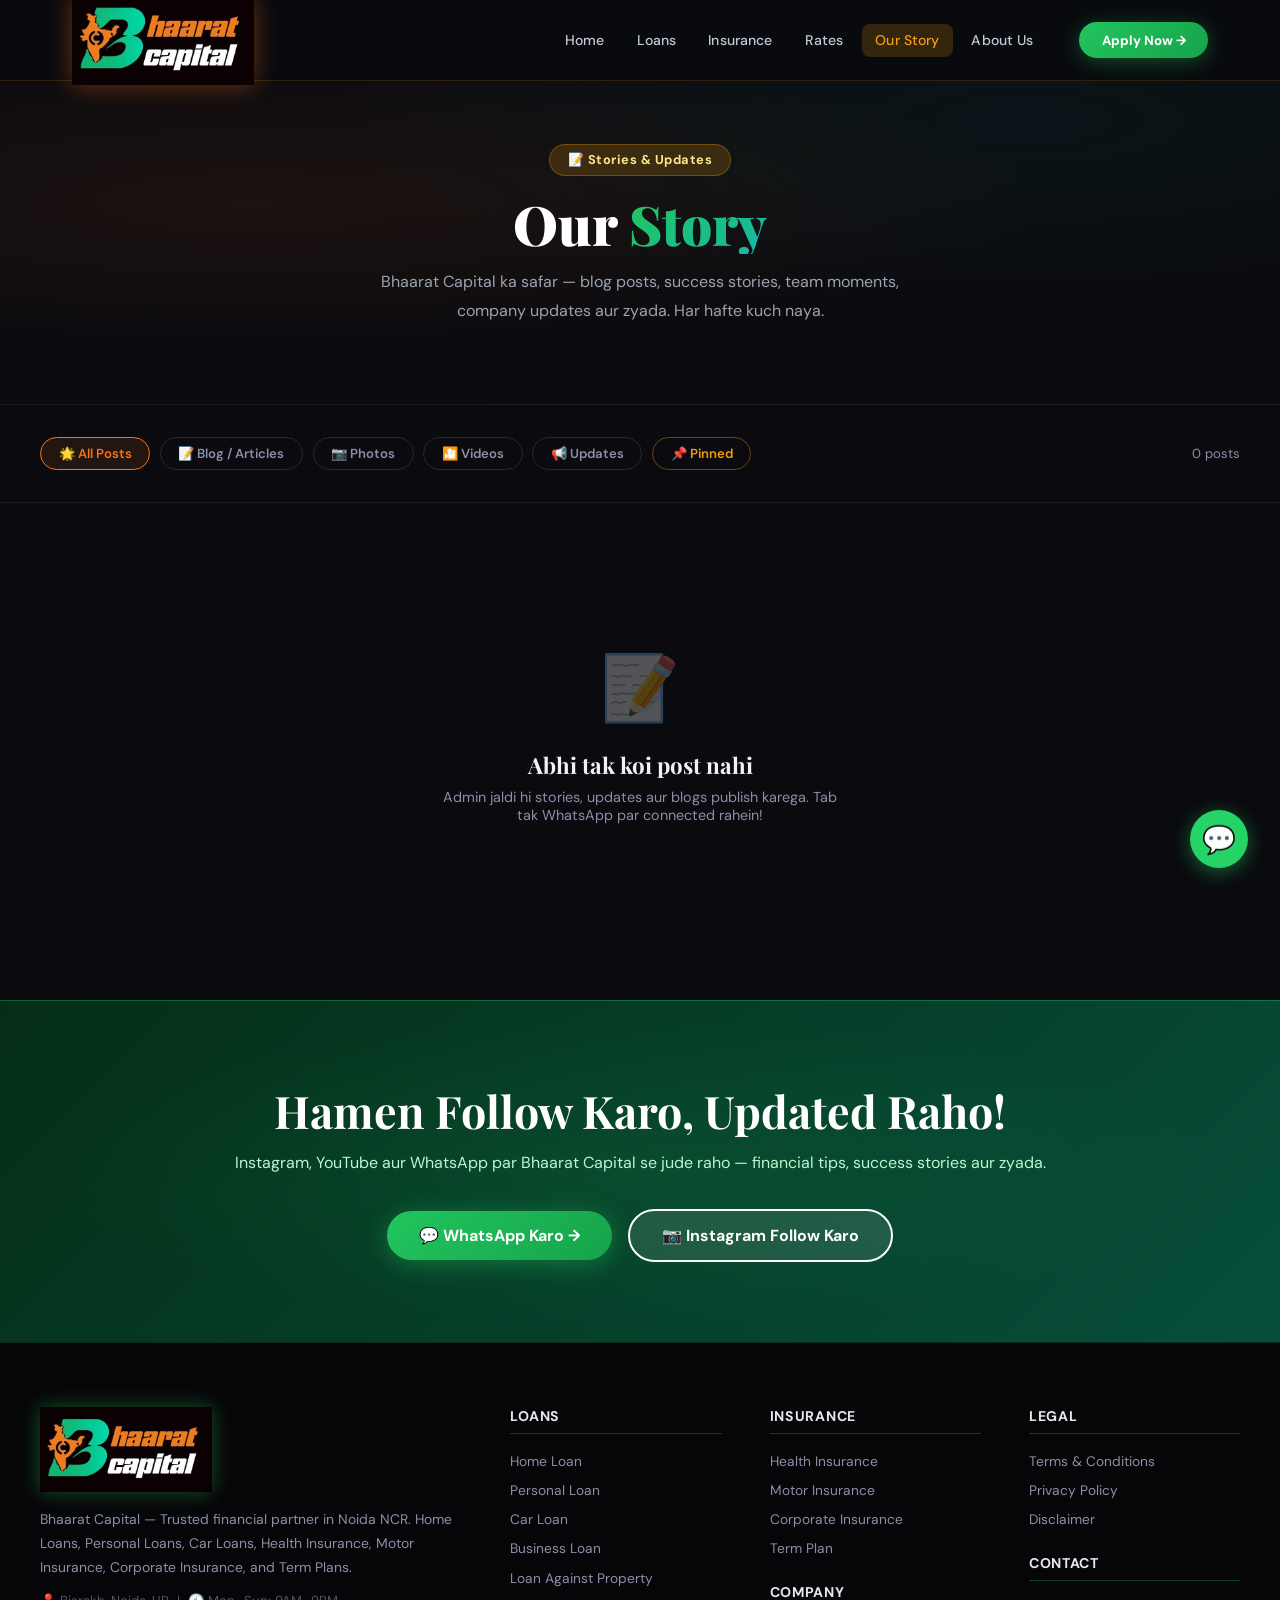
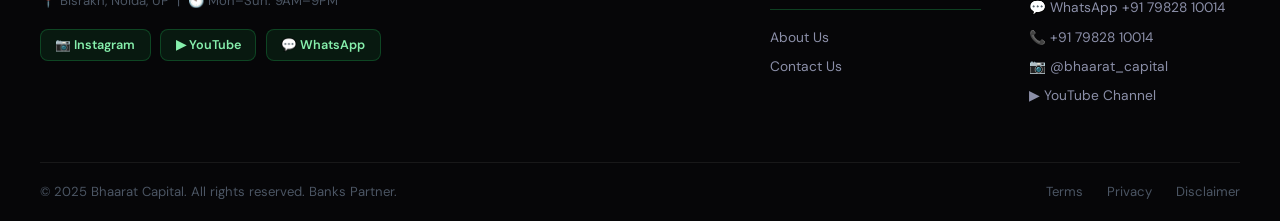
<file: Our-story.html>
<!DOCTYPE html>
<html lang="en">
<head>
<meta charset="UTF-8"/>
<meta name="viewport" content="width=device-width, initial-scale=1.0"/>
<title>Our Story — Bhaarat Capital | Journey, Updates & Insights</title>
<meta name="description" content="Follow Bhaarat Capital's journey — blog posts, success stories, company updates, and team moments from Noida NCR's trusted financial partner."/>
<link rel="preconnect" href="https://fonts.googleapis.com">
<link href="https://fonts.googleapis.com/css2?family=Playfair+Display:wght@700;900&family=DM+Sans:wght@300;400;500;600;700&display=swap" rel="stylesheet">
<style>
:root {
  --bg-deep: #0A0A0F;
  --bg-card: #13131A;
  --bg-card2: #1A1A24;
  --gold: #F59E0B;
  --gold-light: #FDE68A;
  --gold-glow: rgba(245,158,11,0.18);
  --orange: #F97316;
  --teal: #14B8A6;
  --green: #22c55e;
  --green-glow: rgba(34,197,94,0.18);
  --border-glow: rgba(245,158,11,0.15);
  --border-subtle: rgba(255,255,255,0.07);
  --text-muted: #8B8FA8;
  --text-bright: #F1F1F8;
  --font-display: 'Playfair Display', serif;
  --font-body: 'DM Sans', sans-serif;
}
*, *::before, *::after { box-sizing: border-box; margin: 0; padding: 0; }
body { background: var(--bg-deep); color: var(--text-bright); font-family: var(--font-body); }
a { text-decoration: none; color: inherit; }

/* ── NAVBAR ── */
#navbar {
  position: fixed; top: 0; left: 0; right: 0; z-index: 1000;
  background: rgba(10,10,15,0.92); border-bottom: 1px solid var(--border-glow);
  backdrop-filter: blur(20px); transition: background 0.3s;
}
#navbar.scrolled { background: rgba(10,10,15,0.98); }
.nav-inner {
  max-width: 1200px; margin: 0 auto; padding: 0 2rem;
  display: flex; align-items: center; gap: 2rem; height: 80px;
}
.nav-logo-img { height: 90px; width: auto; display: block; filter: drop-shadow(0 0 12px rgba(249,115,22,0.4)); }
.nav-links { display: flex; align-items: center; gap: 0.3rem; list-style: none; margin-left: auto; }
.nav-links a { color: #C5C8D8; font-size: 0.88rem; font-weight: 500; letter-spacing: 0.01em; padding: 0.45rem 0.85rem; border-radius: 8px; transition: all 0.2s; }
.nav-links a:hover, .nav-links a.active { color: var(--gold); background: var(--gold-glow); }
.nav-cta { background: linear-gradient(135deg, #22c55e, #16a34a); border: none; color: #fff !important; font-size: 0.83rem; font-weight: 700; padding: 0.6rem 1.4rem; border-radius: 50px; box-shadow: 0 4px 20px rgba(34,197,94,0.35); transition: all 0.2s; white-space: nowrap; }
.nav-cta:hover { transform: translateY(-2px); box-shadow: 0 6px 28px rgba(34,197,94,0.5); }
.hamburger { display: none; color: #fff; background: none; border: none; font-size: 1.4rem; cursor: pointer; margin-left: auto; }
.mobile-menu { background: #0A0A0F; border-top: 1px solid rgba(34,197,94,0.15); padding: 1rem 1.5rem 1.5rem; display: none; flex-direction: column; gap: 0.2rem; }
.mobile-menu a { padding: 0.65rem 1rem; border-radius: 8px; color: #C5C8D8; font-weight: 500; font-size: 0.95rem; display: block; transition: color 0.2s; }
.mobile-menu a:hover { color: var(--gold); }

/* ── PAGE HERO ── */
.page-hero {
  min-height: 45vh;
  background: radial-gradient(ellipse at 20% 50%, rgba(249,115,22,0.08) 0%, transparent 55%),
              radial-gradient(ellipse at 80% 30%, rgba(20,184,166,0.06) 0%, transparent 50%),
              var(--bg-deep);
  padding: 9rem 2rem 4rem; text-align: center; position: relative; overflow: hidden;
  border-bottom: 1px solid var(--border-subtle);
}
.page-hero-tag { display: inline-flex; align-items: center; gap: 0.5rem; background: var(--gold-glow); border: 1px solid rgba(245,158,11,0.3); color: var(--gold-light); padding: 0.4rem 1.1rem; border-radius: 50px; font-size: 0.8rem; font-weight: 700; margin-bottom: 1.2rem; letter-spacing: 0.04em; }
.page-hero h1 { font-family: var(--font-display); font-size: clamp(2.2rem, 4.5vw, 3.4rem); font-weight: 900; color: #fff; margin-bottom: 0.9rem; line-height: 1.08; }
.heading-gradient { display: inline-block; background: linear-gradient(135deg, var(--green), var(--teal)); -webkit-background-clip: text; -webkit-text-fill-color: transparent; background-clip: text; }
.page-hero p { font-size: 1rem; color: #9CA3AF; max-width: 560px; margin: 0 auto; line-height: 1.8; }

/* ── FILTER PILLS ── */
.filter-section { padding: 2rem; border-bottom: 1px solid var(--border-subtle); }
.filter-inner { max-width: 1200px; margin: 0 auto; display: flex; gap: 0.6rem; flex-wrap: wrap; align-items: center; }
.filter-pill {
  padding: 0.45rem 1.1rem; border-radius: 50px; border: 1.5px solid rgba(255,255,255,0.12);
  background: transparent; color: var(--text-muted); font-size: 0.82rem; font-weight: 600;
  font-family: var(--font-body); cursor: pointer; transition: all 0.2s;
}
.filter-pill:hover { border-color: rgba(249,115,22,0.4); color: var(--orange); }
.filter-pill.active { border-color: var(--orange); color: var(--orange); background: rgba(249,115,22,0.1); }
.filter-pill.pinned-pill { border-color: rgba(245,158,11,0.4); color: var(--gold); }
.filter-pill.pinned-pill.active { background: rgba(245,158,11,0.1); }
.filter-count { margin-left: auto; font-size: 0.82rem; color: var(--text-muted); }

/* ── MAIN FEED ── */
.feed-section { padding: 3rem 2rem 5rem; }
.feed-inner { max-width: 1200px; margin: 0 auto; }

/* ── PINNED BANNER ── */
.pinned-banner { background: linear-gradient(135deg, rgba(245,158,11,0.08), rgba(249,115,22,0.06)); border: 1px solid rgba(245,158,11,0.25); border-radius: 16px; padding: 0.7rem 1.2rem; margin-bottom: 2rem; display: flex; align-items: center; gap: 0.6rem; color: var(--gold-light); font-size: 0.82rem; font-weight: 600; }

/* ── POSTS GRID ── */
.posts-grid { display: grid; grid-template-columns: repeat(3, 1fr); gap: 1.5rem; }

/* ── POST CARD ── */
.post-card {
  background: var(--bg-card); border: 1px solid var(--border-subtle); border-radius: 20px;
  overflow: hidden; transition: all 0.3s; cursor: default; display: flex; flex-direction: column;
}
.post-card:hover { transform: translateY(-6px); box-shadow: 0 20px 60px rgba(0,0,0,0.5), 0 0 0 1px rgba(249,115,22,0.2); border-color: rgba(249,115,22,0.25); }
.post-card.pinned { border-color: rgba(245,158,11,0.4); box-shadow: 0 0 0 1px rgba(245,158,11,0.15); }

/* Card header image */
.card-img { width: 100%; height: 200px; object-fit: cover; display: block; }
.card-img-placeholder { width: 100%; height: 160px; display: flex; align-items: center; justify-content: center; font-size: 3rem; }
.card-img-blog { background: linear-gradient(135deg, #052e16, #0f2d1a); }
.card-img-video { background: linear-gradient(135deg, #1c0000, #3d0000); }
.card-img-update { background: linear-gradient(135deg, #0c0e1a, #1a1f3a); }
.card-img-image { background: linear-gradient(135deg, #0a1628, #1a2840); }

/* Video embed */
.video-embed { width: 100%; height: 200px; border: none; display: block; }

/* Card body */
.card-body { padding: 1.4rem; flex: 1; display: flex; flex-direction: column; gap: 0.6rem; }
.card-meta { display: flex; align-items: center; gap: 0.5rem; flex-wrap: wrap; }
.card-type-badge { display: inline-flex; align-items: center; gap: 0.3rem; border-radius: 50px; padding: 3px 10px; font-size: 0.7rem; font-weight: 700; }
.ctb-blog { background: rgba(168,85,247,0.15); color: #d8b4fe; border: 1px solid rgba(168,85,247,0.3); }
.ctb-image { background: rgba(20,184,166,0.15); color: #99f6e4; border: 1px solid rgba(20,184,166,0.3); }
.ctb-video { background: rgba(239,68,68,0.15); color: #fca5a5; border: 1px solid rgba(239,68,68,0.3); }
.ctb-update { background: rgba(59,130,246,0.15); color: #93c5fd; border: 1px solid rgba(59,130,246,0.3); }
.card-tag { font-size: 0.7rem; color: var(--text-muted); font-weight: 600; }
.card-pin-icon { color: var(--gold); font-size: 0.75rem; margin-left: auto; }
.card-date { font-size: 0.72rem; color: var(--text-muted); }

.card-title { font-family: var(--font-display); font-size: 1.05rem; font-weight: 700; color: #F1F1F8; line-height: 1.3; }
.card-content { font-size: 0.86rem; color: #9CA3AF; line-height: 1.72; flex: 1; }
.card-content.truncate { display: -webkit-box; -webkit-line-clamp: 3; -webkit-box-clamp: 3; overflow: hidden; }

/* Read More */
.read-more-btn { display: none; background: none; border: none; color: var(--orange); font-size: 0.82rem; font-weight: 700; font-family: var(--font-body); cursor: pointer; padding: 0; margin-top: 0.3rem; text-align: left; }
.read-more-btn:hover { color: var(--gold); }

/* ── EMPTY STATE ── */
.empty-feed { text-align: center; padding: 6rem 2rem; color: var(--text-muted); }
.empty-feed .icon { font-size: 4rem; margin-bottom: 1.2rem; opacity: 0.3; }
.empty-feed h3 { font-family: var(--font-display); font-size: 1.4rem; color: #F1F1F8; margin-bottom: 0.5rem; }
.empty-feed p { font-size: 0.9rem; max-width: 400px; margin: 0 auto; }

/* ── MODAL (Full post view) ── */
.post-modal-overlay { display: none; position: fixed; inset: 0; background: rgba(0,0,0,0.85); z-index: 9999; align-items: flex-start; justify-content: center; padding: 2rem; overflow-y: auto; backdrop-filter: blur(6px); }
.post-modal-overlay.show { display: flex; }
.post-modal { background: var(--bg-card); border: 1px solid var(--border-glow); border-radius: 24px; max-width: 720px; width: 100%; margin: auto; box-shadow: 0 40px 120px rgba(0,0,0,0.7); overflow: hidden; }
.modal-header { padding: 1.5rem 2rem; border-bottom: 1px solid var(--border-subtle); display: flex; align-items: center; justify-content: space-between; }
.modal-header h2 { font-family: var(--font-display); font-size: 1.3rem; font-weight: 700; color: #fff; }
.modal-close { background: rgba(255,255,255,0.07); border: 1px solid rgba(255,255,255,0.12); border-radius: 8px; padding: 0.4rem 0.8rem; color: var(--text-muted); cursor: pointer; font-size: 1rem; font-family: var(--font-body); transition: all 0.2s; }
.modal-close:hover { color: #fff; background: rgba(255,255,255,0.12); }
.modal-body { padding: 2rem; }
.modal-meta { display: flex; gap: 0.6rem; flex-wrap: wrap; margin-bottom: 1.2rem; }
.modal-content { font-size: 0.93rem; color: #9CA3AF; line-height: 1.85; white-space: pre-wrap; }
.modal-img { width: 100%; border-radius: 12px; margin-bottom: 1.2rem; max-height: 400px; object-fit: cover; }
.modal-video { width: 100%; height: 350px; border: none; border-radius: 12px; margin-bottom: 1.2rem; }

/* ── CTA BANNER ── */
.cta-banner { background: linear-gradient(135deg, #052e16, #064e3b); padding: 5rem 2rem; text-align: center; border-top: 1px solid rgba(34,197,94,0.3); position: relative; overflow: hidden; }
.cta-banner::before { content: ''; position: absolute; inset: 0; background: radial-gradient(ellipse at 50% 50%, rgba(34,197,94,0.1) 0%, transparent 65%); pointer-events: none; }
.cta-banner h2 { font-family: var(--font-display); font-size: clamp(1.8rem,4vw,2.8rem); color: #fff; margin-bottom: 0.8rem; position: relative; }
.cta-banner p { color: #bbf7d0; font-size: 1rem; margin-bottom: 2.2rem; position: relative; }
.cta-btn { display: inline-block; padding: 0.9rem 2rem; border-radius: 50px; font-weight: 700; font-size: 1rem; transition: all 0.2s; margin: 0 0.4rem; position: relative; }
.cta-btn.wh { background: linear-gradient(135deg,#22c55e,#16a34a); color: #fff; border: none; box-shadow: 0 4px 24px rgba(34,197,94,0.4); }
.cta-btn.wh:hover { transform: translateY(-2px); box-shadow: 0 8px 32px rgba(34,197,94,0.6); }
.cta-btn.tr { background: rgba(255,255,255,.1); color: #fff; border: 2px solid #fff; }
.cta-btn.tr:hover { background: rgba(255,255,255,.2); transform: translateY(-2px); }

/* ── FOOTER ── */
.footer { background: #060608; padding: 4rem 2rem 0; border-top: 1px solid rgba(34,197,94,0.2); }
.footer-grid { max-width: 1200px; margin: 0 auto; display: grid; grid-template-columns: 2fr 1fr 1fr 1fr; gap: 3rem; padding-bottom: 3rem; }
.footer-brand p { font-size: 0.87rem; color: var(--text-muted); line-height: 1.7; margin-top: 0.5rem; }
.footer-col h5 { font-size: 0.88rem; font-weight: 700; color: #E5E7EB; margin-bottom: 1rem; padding-bottom: 0.5rem; border-bottom: 1px solid rgba(34,197,94,0.3); display: block; letter-spacing: 0.05em; text-transform: uppercase; }
.footer-col a { display: block; font-size: 0.86rem; color: var(--text-muted); margin-bottom: 0.5rem; transition: all 0.2s; padding: 0.1rem 0; }
.footer-col a:hover { color: var(--green); transform: translateX(4px); }
.social-links { display: flex; gap: 0.6rem; flex-wrap: wrap; margin-top: 1rem; }
.social-links a { background: rgba(34,197,94,.1); color: #86efac !important; padding: 0.4rem 0.9rem; border-radius: 8px; font-size: 0.79rem; font-weight: 600; border: 1px solid rgba(34,197,94,.25); transition: all 0.2s; }
.social-links a:hover { background: rgba(34,197,94,.18); transform: translateY(-2px) !important; }
.footer-bottom { border-top: 1px solid var(--border-subtle); padding: 1.3rem 0; max-width: 1200px; margin: 0 auto; display: flex; align-items: center; justify-content: space-between; flex-wrap: wrap; gap: 1rem; }
.footer-bottom p { font-size: 0.82rem; color: #4B5563; }

/* ── WHATSAPP ── */
.whatsapp-float { position: fixed; bottom: 2rem; right: 2rem; z-index: 999; width: 58px; height: 58px; border-radius: 50%; background: #25D366; display: flex; align-items: center; justify-content: center; font-size: 1.7rem; box-shadow: 0 4px 20px rgba(37,211,102,.45); transition: all 0.3s; animation: pulse-green 2.5s ease-in-out infinite; }
.whatsapp-float:hover { transform: scale(1.12); }
@keyframes pulse-green { 0%,100%{box-shadow:0 4px 20px rgba(37,211,102,.4)} 50%{box-shadow:0 4px 40px rgba(37,211,102,.7)} }

/* ── ANIM ── */
.anim { opacity: 0; transform: translateY(24px); transition: opacity .55s ease, transform .55s ease; }
.anim.vis { opacity: 1; transform: translateY(0); }

/* ── RESPONSIVE ── */
@media(max-width: 1024px) { .posts-grid { grid-template-columns: 1fr 1fr; } .footer-grid { grid-template-columns: 1fr 1fr; } }
@media(max-width: 768px) {
  .nav-links { display: none; } .nav-cta { display: none; } .hamburger { display: block; }
  .posts-grid { grid-template-columns: 1fr; max-width: 480px; margin: 0 auto; }
  .footer-grid { grid-template-columns: 1fr; }
  .footer-bottom { flex-direction: column; text-align: center; }
  .post-modal { border-radius: 16px; }
}
</style>
</head>
<body>

<!-- ── NAVBAR ── -->
<nav id="navbar">
  <div class="nav-inner">
    <a href="index.html" style="display:flex;align-items:center;">
      <img src="logo (1).png" alt="Bhaarat Capital" class="nav-logo-img" style="height:90px;width:auto;object-fit:contain;">
    </a>
    <ul class="nav-links" id="navLinks">
      <li><a href="index.html">Home</a></li>
      <li><a href="loans.html">Loans</a></li>
      <li><a href="insurance.html">Insurance</a></li>
      <li><a href="rates.html">Rates</a></li>
      <li><a href="our-story.html" class="active">Our Story</a></li>
      <li><a href="about.html">About Us</a></li>
    </ul>
    <a href="contact.html" class="nav-cta">Apply Now &#8594;</a>
    <button class="hamburger" id="hamburger" aria-label="Menu">&#9776;</button>
  </div>
  <div class="mobile-menu" id="mobileMenu">
    <a href="index.html">Home</a>
    <a href="loans.html">Loans</a>
    <a href="insurance.html">Insurance</a>
    <a href="rates.html">Rates</a>
    <a href="our-story.html" style="color:var(--gold);font-weight:700;">Our Story</a>
    <a href="about.html">About Us</a>
    <a href="https://wa.me/917982810014" target="_blank" style="color:#22c55e;font-weight:700;">&#128172; WhatsApp Us</a>
  </div>
</nav>

<!-- ── PAGE HERO ── -->
<section class="page-hero">
  <div class="page-hero-tag">&#128221; Stories &amp; Updates</div>
  <h1>Our <span class="heading-gradient">Story</span></h1>
  <p>Bhaarat Capital ka safar — blog posts, success stories, team moments, company updates aur zyada. Har hafte kuch naya.</p>
</section>

<!-- ── FILTER PILLS ── -->
<div class="filter-section">
  <div class="filter-inner">
    <button class="filter-pill active" onclick="setFilter('all', this)">&#127775; All Posts</button>
    <button class="filter-pill" onclick="setFilter('blog', this)">&#128221; Blog / Articles</button>
    <button class="filter-pill" onclick="setFilter('image', this)">&#128247; Photos</button>
    <button class="filter-pill" onclick="setFilter('video', this)">&#127910; Videos</button>
    <button class="filter-pill" onclick="setFilter('update', this)">&#128226; Updates</button>
    <button class="filter-pill pinned-pill" onclick="setFilter('pinned', this)">&#128204; Pinned</button>
    <span class="filter-count" id="filterCount">0 posts</span>
  </div>
</div>

<!-- ── FEED ── -->
<section class="feed-section">
  <div class="feed-inner">
    <div id="pinnedBanner" class="pinned-banner" style="display:none;">
      &#128204; Pinned posts — admin dwara featured kiya gaya
    </div>
    <div class="posts-grid" id="postsGrid"></div>
    <div class="empty-feed" id="emptyFeed" style="display:none;">
      <div class="icon">&#128221;</div>
      <h3>Abhi tak koi post nahi</h3>
      <p>Admin jaldi hi stories, updates aur blogs publish karega. Tab tak WhatsApp par connected rahein!</p>
    </div>
  </div>
</section>

<!-- ── POST MODAL ── -->
<div class="post-modal-overlay" id="postModal">
  <div class="post-modal">
    <div class="modal-header">
      <h2 id="modalTitle">Post Title</h2>
      <button class="modal-close" onclick="closeModal()">&#x2715; Close</button>
    </div>
    <div class="modal-body" id="modalBody"></div>
  </div>
</div>

<!-- ── CTA BANNER ── -->
<div class="cta-banner">
  <h2>Hamen Follow Karo, Updated Raho!</h2>
  <p>Instagram, YouTube aur WhatsApp par Bhaarat Capital se jude raho — financial tips, success stories aur zyada.</p>
  <a href="https://wa.me/917982810014" target="_blank" class="cta-btn wh">&#128172; WhatsApp Karo &#8594;</a>
  <a href="https://www.instagram.com/bhaarat_capital/" target="_blank" class="cta-btn tr">&#128247; Instagram Follow Karo</a>
</div>

<!-- ── FOOTER ── -->
<footer class="footer">
  <div class="footer-grid">
    <div class="footer-brand">
      <a href="index.html">
        <img src="logo (1).png" alt="Bhaarat Capital" style="height:85px;width:auto;object-fit:contain;margin-bottom:1rem;display:block;filter:drop-shadow(0 0 10px rgba(34,197,94,0.4));">
      </a>
      <p>Bhaarat Capital &#8212; Trusted financial partner in Noida NCR. Home Loans, Personal Loans, Car Loans, Health Insurance, Motor Insurance, Corporate Insurance, and Term Plans.</p>
      <p style="margin-top:.7rem;font-size:.82rem;color:#4B5563;">&#128205; Bisrakh, Noida, UP &nbsp;|&nbsp; &#128345; Mon&#8211;Sun: 9AM&#8211;9PM</p>
      <div class="social-links">
        <a href="https://www.instagram.com/bhaarat_capital/" target="_blank">&#128247; Instagram</a>
        <a href="https://www.youtube.com/@bhaaratcapital" target="_blank">&#9654; YouTube</a>
        <a href="https://wa.me/917982810014" target="_blank">&#128172; WhatsApp</a>
      </div>
    </div>
    <div class="footer-col">
      <h5>Loans</h5>
      <a href="loans.html#home-loan">Home Loan</a>
      <a href="loans.html#personal-loan">Personal Loan</a>
      <a href="loans.html#car-loan">Car Loan</a>
      <a href="loans.html#business-loan">Business Loan</a>
      <a href="loans.html#lap">Loan Against Property</a>
    </div>
    <div class="footer-col">
      <h5>Insurance</h5>
      <a href="insurance.html#health">Health Insurance</a>
      <a href="insurance.html#motor">Motor Insurance</a>
      <a href="insurance.html#corporate">Corporate Insurance</a>
      <a href="insurance.html#term">Term Plan</a>
      <h5 style="margin-top:1.5rem;">Company</h5>
      <a href="about.html">About Us</a>
      <a href="contact.html">Contact Us</a>
    </div>
    <div class="footer-col">
      <h5>Legal</h5>
      <a href="terms.html">Terms &amp; Conditions</a>
      <a href="privacy.html">Privacy Policy</a>
      <a href="disclaimer.html">Disclaimer</a>
      <h5 style="margin-top:1.5rem;">Contact</h5>
      <a href="https://wa.me/917982810014" target="_blank">&#128172; WhatsApp +91 79828 10014</a>
      <a href="tel:+917982810014">&#128222; +91 79828 10014</a>
      <a href="https://www.instagram.com/bhaarat_capital/" target="_blank">&#128247; @bhaarat_capital</a>
      <a href="https://www.youtube.com/@bhaaratcapital" target="_blank">&#9654; YouTube Channel</a>
    </div>
  </div>
  <div class="footer-bottom">
    <p>&#169; 2025 Bhaarat Capital. All rights reserved. Banks Partner.</p>
    <div style="display:flex;gap:1.5rem;">
      <a href="terms.html" style="color:#4B5563;font-size:.82rem;">Terms</a>
      <a href="privacy.html" style="color:#4B5563;font-size:.82rem;">Privacy</a>
      <a href="disclaimer.html" style="color:#4B5563;font-size:.82rem;">Disclaimer</a>
    </div>
  </div>
</footer>

<a href="https://wa.me/917982810014" class="whatsapp-float" target="_blank" title="Chat on WhatsApp">&#128172;</a>

<script>
const POSTS_KEY = 'bc_story_posts';
let currentFilter = 'all';
let allPosts = [];

/* ─────────────────────────────────────
   LOAD & RENDER POSTS
───────────────────────────────────── */
function loadPosts() {
  try { allPosts = JSON.parse(localStorage.getItem(POSTS_KEY) || '[]'); }
  catch(e) { allPosts = []; }
  renderFeed();
}

function setFilter(type, btn) {
  currentFilter = type;
  document.querySelectorAll('.filter-pill').forEach(p => p.classList.remove('active'));
  btn.classList.add('active');
  renderFeed();
}

function renderFeed() {
  let posts = [...allPosts];

  // Sort: pinned first, then by date
  posts.sort((a, b) => {
    if (a.pinned && !b.pinned) return -1;
    if (!a.pinned && b.pinned) return 1;
    return new Date(b.timestamp) - new Date(a.timestamp);
  });

  // Filter
  if (currentFilter !== 'all') {
    if (currentFilter === 'pinned') posts = posts.filter(p => p.pinned);
    else posts = posts.filter(p => p.type === currentFilter);
  }

  const grid  = document.getElementById('postsGrid');
  const empty = document.getElementById('emptyFeed');
  const banner = document.getElementById('pinnedBanner');
  document.getElementById('filterCount').textContent = posts.length + ' post' + (posts.length !== 1 ? 's' : '');

  // Show pinned banner if any pinned
  const hasPinned = posts.some(p => p.pinned);
  banner.style.display = hasPinned && currentFilter !== 'pinned' ? 'flex' : 'none';

  if (!posts.length) {
    grid.innerHTML = '';
    empty.style.display = 'block';
    return;
  }
  empty.style.display = 'none';

  grid.innerHTML = posts.map(p => buildCard(p)).join('');

  // Observe animations
  grid.querySelectorAll('.anim').forEach(el => ao.observe(el));
}

function buildCard(p) {
  const dt  = new Date(p.timestamp);
  const ds  = dt.toLocaleDateString('en-IN', { day:'2-digit', month:'short', year:'numeric' });
  const typeIcon  = { blog:'&#128221;', image:'&#128247;', video:'&#127910;', update:'&#128226;' };
  const typeCls   = { blog:'ctb-blog', image:'ctb-image', video:'ctb-video', update:'ctb-update' };
  const ti = typeIcon[p.type] || '&#128203;';
  const tc = typeCls[p.type] || 'ctb-update';

  let mediaHtml = '';
  if (p.type === 'image' && p.imageUrl) {
    mediaHtml = `<img src="${esc(p.imageUrl)}" class="card-img" alt="${esc(p.title)}" onerror="this.style.display='none'">`;
  } else if (p.type === 'video' && p.videoUrl) {
    const embedUrl = getVideoEmbed(p.videoUrl);
    if (embedUrl) {
      mediaHtml = `<iframe class="video-embed" src="${esc(embedUrl)}" frameborder="0" allowfullscreen allow="autoplay; encrypted-media"></iframe>`;
    } else {
      mediaHtml = `<div class="card-img-placeholder card-img-video">&#127910;</div>`;
    }
  } else if ((p.type === 'blog' || p.type === 'update') && p.coverImage) {
    mediaHtml = `<img src="${esc(p.coverImage)}" class="card-img" alt="${esc(p.title)}" onerror="this.style.display='none'">`;
  } else {
    const bgCls = { blog:'card-img-blog', image:'card-img-image', video:'card-img-video', update:'card-img-update' }[p.type] || 'card-img-blog';
    mediaHtml = `<div class="card-img-placeholder ${bgCls}">${ti}</div>`;
  }

  const content = p.content || p.caption || p.description || '';
  const shortContent = content.length > 140 ? content.slice(0, 140) + '...' : content;
  const hasMore = content.length > 140;

  return `<div class="post-card anim ${p.pinned ? 'pinned' : ''}">
    ${mediaHtml}
    <div class="card-body">
      <div class="card-meta">
        <span class="card-type-badge ${tc}">${ti} ${p.type}</span>
        ${p.tag ? `<span class="card-tag">• ${esc(p.tag)}</span>` : ''}
        ${p.pinned ? '<span class="card-pin-icon">&#128204;</span>' : ''}
      </div>
      <div class="card-date">${ds}</div>
      <div class="card-title">${esc(p.title)}</div>
      ${content ? `<div class="card-content truncate">${esc(shortContent)}</div>` : ''}
      ${hasMore ? `<button class="read-more-btn" style="display:block" onclick='openModal(${JSON.stringify(p)})'>Read more &#8594;</button>` : ''}
    </div>
  </div>`;
}

/* ─────────────────────────────────────
   VIDEO EMBED URL CONVERTER
───────────────────────────────────── */
function getVideoEmbed(url) {
  // YouTube
  let m = url.match(/(?:youtube\.com\/watch\?v=|youtu\.be\/)([\w-]+)/);
  if (m) return `https://www.youtube.com/embed/${m[1]}?rel=0`;
  // YouTube Shorts
  m = url.match(/youtube\.com\/shorts\/([\w-]+)/);
  if (m) return `https://www.youtube.com/embed/${m[1]}`;
  // Already embed
  if (url.includes('youtube.com/embed/')) return url;
  // Instagram / Reel — use as iframe link
  if (url.includes('instagram.com')) return url + (url.includes('?') ? '&' : '?') + 'embed=1';
  // Direct video file — not embeddable as iframe, return null
  return null;
}

/* ─────────────────────────────────────
   MODAL
───────────────────────────────────── */
function openModal(p) {
  document.getElementById('modalTitle').textContent = p.title;
  const dt  = new Date(p.timestamp);
  const ds  = dt.toLocaleDateString('en-IN', { day:'2-digit', month:'short', year:'numeric' });
  const typeIcon = { blog:'&#128221;', image:'&#128247;', video:'&#127910;', update:'&#128226;' };
  const typeCls  = { blog:'ctb-blog', image:'ctb-image', video:'ctb-video', update:'ctb-update' };

  let bodyHtml = `<div class="modal-meta">
    <span class="card-type-badge ${typeCls[p.type]||'ctb-update'}">${typeIcon[p.type]||'&#128203;'} ${esc(p.type)}</span>
    ${p.tag ? `<span class="card-tag">• ${esc(p.tag)}</span>` : ''}
    <span class="card-date">${ds}</span>
  </div>`;

  if (p.type === 'image' && p.imageUrl) {
    bodyHtml += `<img src="${esc(p.imageUrl)}" class="modal-img" alt="${esc(p.title)}">`;
  }
  if (p.type === 'video' && p.videoUrl) {
    const embed = getVideoEmbed(p.videoUrl);
    if (embed) bodyHtml += `<iframe class="modal-video" src="${esc(embed)}" frameborder="0" allowfullscreen allow="autoplay; encrypted-media"></iframe>`;
    else bodyHtml += `<a href="${esc(p.videoUrl)}" target="_blank" style="color:var(--orange);font-weight:700;">&#127910; Video dekhne ke liye click karo &#8594;</a><br><br>`;
  }
  if ((p.type === 'blog' || p.type === 'update') && p.coverImage) {
    bodyHtml += `<img src="${esc(p.coverImage)}" class="modal-img" alt="">`;
  }

  const content = p.content || p.caption || p.description || '';
  if (content) bodyHtml += `<div class="modal-content">${esc(content)}</div>`;

  document.getElementById('modalBody').innerHTML = bodyHtml;
  document.getElementById('postModal').classList.add('show');
  document.body.style.overflow = 'hidden';
}

function closeModal() {
  document.getElementById('postModal').classList.remove('show');
  document.body.style.overflow = '';
}

// Close modal on overlay click
document.getElementById('postModal').addEventListener('click', function(e) {
  if (e.target === this) closeModal();
});

/* ─────────────────────────────────────
   ESCAPE
───────────────────────────────────── */
function esc(s) {
  return String(s||'').replace(/&/g,'&amp;').replace(/</g,'&lt;').replace(/>/g,'&gt;').replace(/"/g,'&quot;');
}

/* ─────────────────────────────────────
   ANIMATION OBSERVER
───────────────────────────────────── */
const ao = new IntersectionObserver((entries) => {
  entries.forEach(e => { if (e.isIntersecting) { e.target.classList.add('vis'); ao.unobserve(e.target); } });
}, { threshold: 0.08 });

/* ─────────────────────────────────────
   NAVBAR & HAMBURGER
───────────────────────────────────── */
document.getElementById('hamburger').addEventListener('click', function() {
  const m = document.getElementById('mobileMenu');
  m.style.display = m.style.display === 'flex' ? 'none' : 'flex';
});
window.addEventListener('scroll', () => {
  document.getElementById('navbar').classList.toggle('scrolled', window.scrollY > 50);
});

/* ─────────────────────────────────────
   INIT — Reload posts every 10s (live sync)
───────────────────────────────────── */
loadPosts();
setInterval(loadPosts, 10000);
</script>
</body>
</html>
</file>
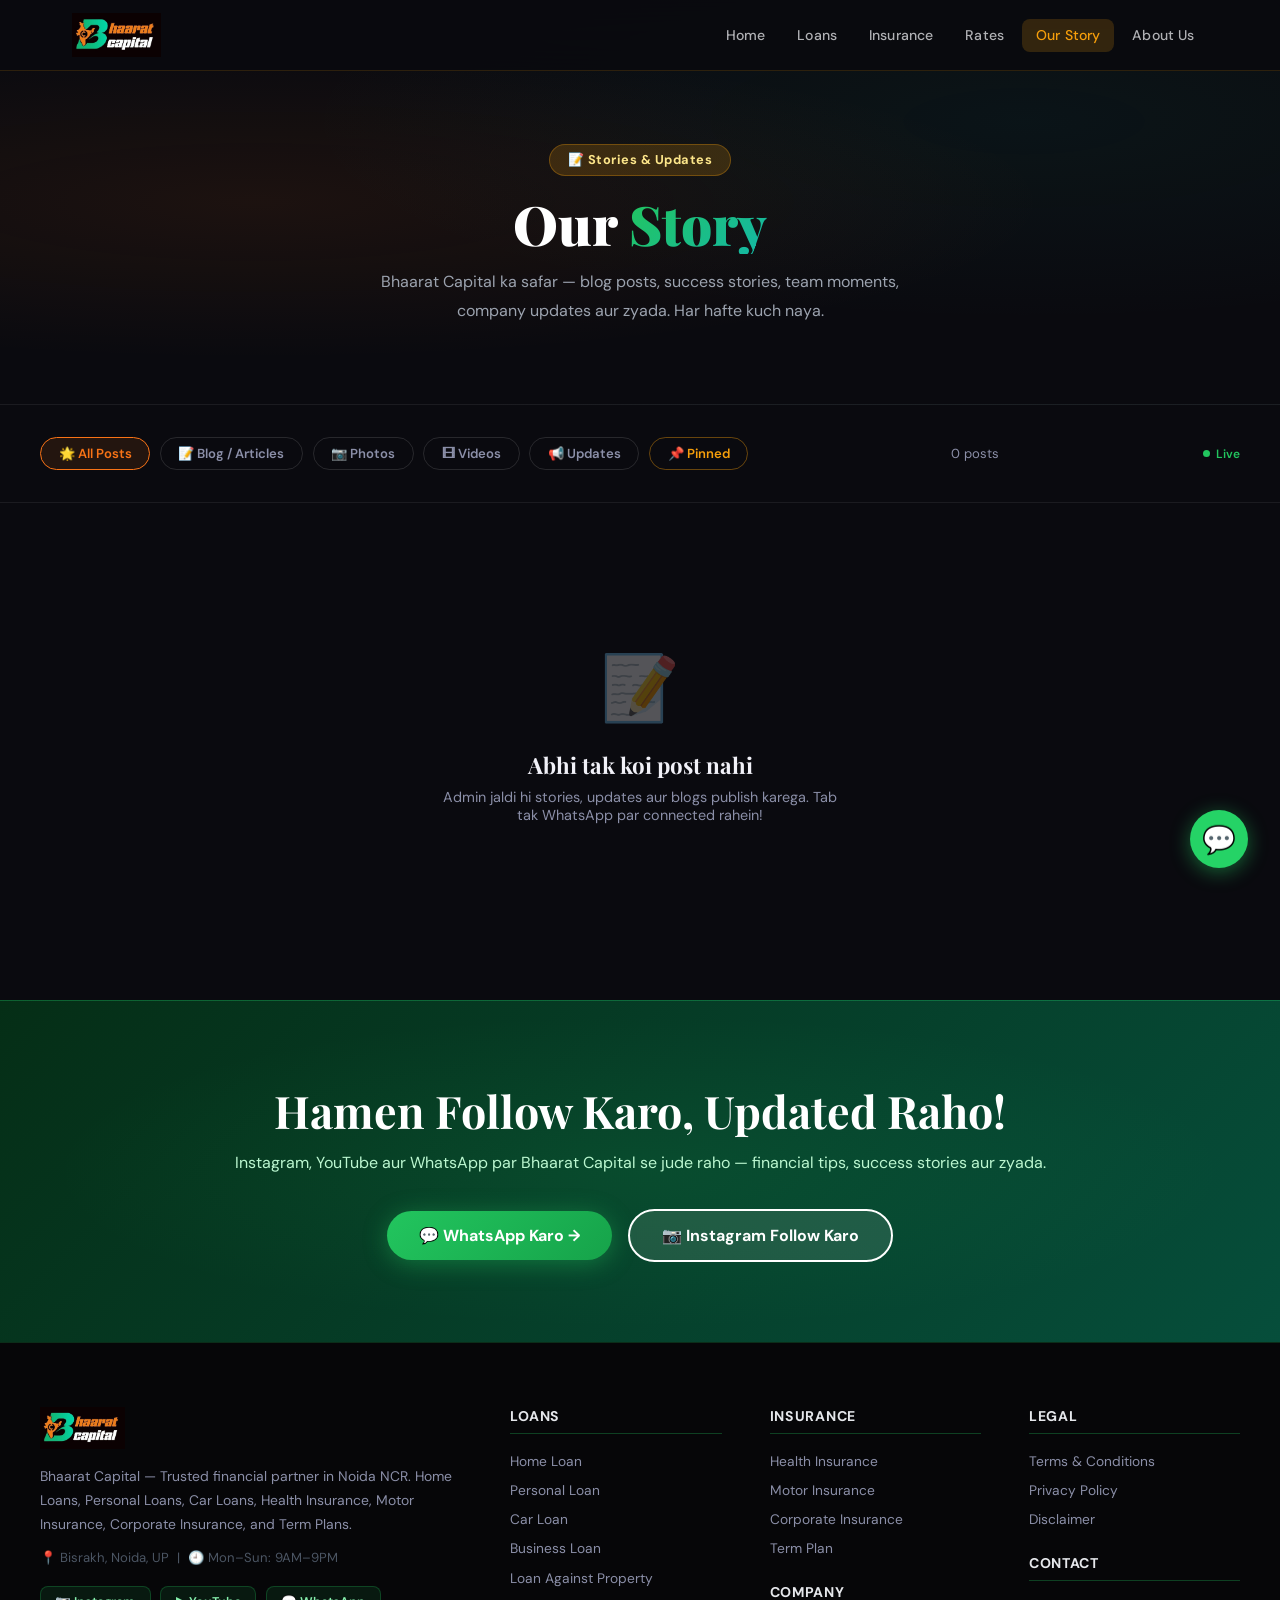
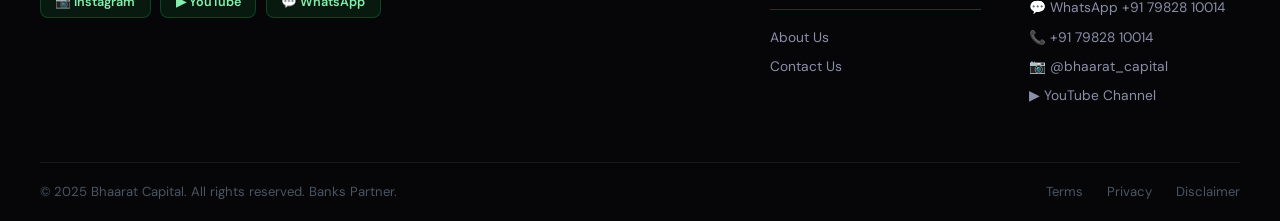
<file: our-story.html>
<!DOCTYPE html>
<html lang="en">
<head>
<meta charset="UTF-8"/>
<meta name="viewport" content="width=device-width, initial-scale=1.0"/>
<title>Our Story — Bhaarat Capital | Journey, Updates & Insights</title>
<meta name="description" content="Follow Bhaarat Capital's journey — blog posts, success stories, company updates, and team moments from Noida NCR's trusted financial partner."/>
<link rel="preconnect" href="https://fonts.googleapis.com">
<link href="https://fonts.googleapis.com/css2?family=Playfair+Display:wght@700;900&family=DM+Sans:wght@300;400;500;600;700&display=swap" rel="stylesheet">
<style>
:root {
  --bg-deep: #0A0A0F;
  --bg-card: #13131A;
  --bg-card2: #1A1A24;
  --gold: #F59E0B;
  --gold-light: #FDE68A;
  --gold-glow: rgba(245,158,11,0.18);
  --orange: #F97316;
  --teal: #14B8A6;
  --green: #22c55e;
  --green-glow: rgba(34,197,94,0.18);
  --border-glow: rgba(245,158,11,0.15);
  --border-subtle: rgba(255,255,255,0.07);
  --text-muted: #8B8FA8;
  --text-bright: #F1F1F8;
  --font-display: 'Playfair Display', serif;
  --font-body: 'DM Sans', sans-serif;
}
*, *::before, *::after { box-sizing: border-box; margin: 0; padding: 0; }
body { background: var(--bg-deep); color: var(--text-bright); font-family: var(--font-body); }
a { text-decoration: none; color: inherit; }

#navbar { position: fixed; top: 0; left: 0; right: 0; z-index: 1000; background: rgba(10,10,15,0.92); border-bottom: 1px solid var(--border-glow); backdrop-filter: blur(20px); transition: background 0.3s; }
#navbar.scrolled { background: rgba(10,10,15,0.98); }
.nav-inner { max-width: 1200px; margin: 0 auto; padding: 0 2rem; display: flex; align-items: center; gap: 2rem; height: 70px; }
.nav-logo-img { height: 44px; width: auto; display: block; }
.nav-links { display: flex; align-items: center; gap: 0.3rem; list-style: none; margin-left: auto; }
.nav-links a { color: rgba(248,250,252,.7); font-size: 0.88rem; font-weight: 500; letter-spacing: 0.01em; padding: 0.45rem 0.85rem; border-radius: 8px; transition: all 0.2s; white-space: nowrap; }
.nav-links a:hover, .nav-links a.active { color: var(--gold); background: var(--gold-glow); }
.nav-cta { background: linear-gradient(135deg, #22c55e, #16a34a); border: none; color: #fff !important; font-size: 0.83rem; font-weight: 700; padding: 0.6rem 1.4rem; border-radius: 50px; box-shadow: 0 4px 20px rgba(34,197,94,0.35); transition: all 0.2s; white-space: nowrap; flex-shrink: 0; }
.nav-cta:hover { transform: translateY(-2px); box-shadow: 0 6px 28px rgba(34,197,94,0.5); }
.hamburger { display: none; background: none; border: 1px solid rgba(255,255,255,.15); color: var(--text-bright); font-size: 1.2rem; padding: .4rem .7rem; border-radius: 8px; cursor: pointer; flex-shrink: 0; }
.mobile-apply-btn { display: none; }
.mobile-menu { display: none; flex-direction: column; background: rgba(10,10,15,0.98); border-top: 1px solid rgba(255,255,255,.06); padding: 1rem; gap: .25rem; }
.mobile-menu.open { display: flex; }
.mobile-menu a { color: rgba(248,250,252,.75); text-decoration: none; padding: .75rem 1rem; border-radius: 8px; font-size: .92rem; font-weight: 500; transition: all .2s; display: block; }
.mobile-menu a:hover { background: rgba(249,115,22,.1); color: var(--orange); }

.page-hero { min-height: 45vh; background: radial-gradient(ellipse at 20% 50%, rgba(249,115,22,0.08) 0%, transparent 55%), radial-gradient(ellipse at 80% 30%, rgba(20,184,166,0.06) 0%, transparent 50%), var(--bg-deep); padding: 9rem 2rem 4rem; text-align: center; position: relative; overflow: hidden; border-bottom: 1px solid var(--border-subtle); }
.page-hero-tag { display: inline-flex; align-items: center; gap: 0.5rem; background: var(--gold-glow); border: 1px solid rgba(245,158,11,0.3); color: var(--gold-light); padding: 0.4rem 1.1rem; border-radius: 50px; font-size: 0.8rem; font-weight: 700; margin-bottom: 1.2rem; letter-spacing: 0.04em; }
.page-hero h1 { font-family: var(--font-display); font-size: clamp(2.2rem, 4.5vw, 3.4rem); font-weight: 900; color: #fff; margin-bottom: 0.9rem; line-height: 1.08; }
.heading-gradient { display: inline-block; background: linear-gradient(135deg, var(--green), var(--teal)); -webkit-background-clip: text; -webkit-text-fill-color: transparent; background-clip: text; }
.page-hero p { font-size: 1rem; color: #9CA3AF; max-width: 560px; margin: 0 auto; line-height: 1.8; }

.filter-section { padding: 2rem; border-bottom: 1px solid var(--border-subtle); }
.filter-inner { max-width: 1200px; margin: 0 auto; display: flex; gap: 0.6rem; flex-wrap: wrap; align-items: center; }
.filter-pill { padding: 0.45rem 1.1rem; border-radius: 50px; border: 1.5px solid rgba(255,255,255,0.12); background: transparent; color: var(--text-muted); font-size: 0.82rem; font-weight: 600; font-family: var(--font-body); cursor: pointer; transition: all 0.2s; }
.filter-pill:hover { border-color: rgba(249,115,22,0.4); color: var(--orange); }
.filter-pill.active { border-color: var(--orange); color: var(--orange); background: rgba(249,115,22,0.1); }
.filter-pill.pinned-pill { border-color: rgba(245,158,11,0.4); color: var(--gold); }
.filter-pill.pinned-pill.active { background: rgba(245,158,11,0.1); }
.filter-count { margin-left: auto; font-size: 0.82rem; color: var(--text-muted); }

.feed-section { padding: 3rem 2rem 5rem; }
.feed-inner { max-width: 1200px; margin: 0 auto; }
.pinned-banner { background: linear-gradient(135deg, rgba(245,158,11,0.08), rgba(249,115,22,0.06)); border: 1px solid rgba(245,158,11,0.25); border-radius: 16px; padding: 0.7rem 1.2rem; margin-bottom: 2rem; display: flex; align-items: center; gap: 0.6rem; color: var(--gold-light); font-size: 0.82rem; font-weight: 600; }
.posts-grid { display: grid; grid-template-columns: repeat(3, 1fr); gap: 1.5rem; }
.post-card { background: var(--bg-card); border: 1px solid var(--border-subtle); border-radius: 20px; overflow: hidden; transition: all 0.3s; cursor: default; display: flex; flex-direction: column; }
.post-card:hover { transform: translateY(-6px); box-shadow: 0 20px 60px rgba(0,0,0,0.5), 0 0 0 1px rgba(249,115,22,0.2); border-color: rgba(249,115,22,0.25); }
.post-card.pinned { border-color: rgba(245,158,11,0.4); box-shadow: 0 0 0 1px rgba(245,158,11,0.15); }
.card-img { width: 100%; height: 200px; object-fit: cover; display: block; }
.card-img-placeholder { width: 100%; height: 160px; display: flex; align-items: center; justify-content: center; font-size: 3rem; }
.card-img-blog { background: linear-gradient(135deg, #052e16, #0f2d1a); }
.card-img-video { background: linear-gradient(135deg, #1c0000, #3d0000); }
.card-img-update { background: linear-gradient(135deg, #0c0e1a, #1a1f3a); }
.card-img-image { background: linear-gradient(135deg, #0a1628, #1a2840); }
.video-embed { width: 100%; height: 200px; border: none; display: block; }
.card-body { padding: 1.4rem; flex: 1; display: flex; flex-direction: column; gap: 0.6rem; }
.card-meta { display: flex; align-items: center; gap: 0.5rem; flex-wrap: wrap; }
.card-type-badge { display: inline-flex; align-items: center; gap: 0.3rem; border-radius: 50px; padding: 3px 10px; font-size: 0.7rem; font-weight: 700; }
.ctb-blog { background: rgba(168,85,247,0.15); color: #d8b4fe; border: 1px solid rgba(168,85,247,0.3); }
.ctb-image { background: rgba(20,184,166,0.15); color: #99f6e4; border: 1px solid rgba(20,184,166,0.3); }
.ctb-video { background: rgba(239,68,68,0.15); color: #fca5a5; border: 1px solid rgba(239,68,68,0.3); }
.ctb-update { background: rgba(59,130,246,0.15); color: #93c5fd; border: 1px solid rgba(59,130,246,0.3); }
.card-tag { font-size: 0.7rem; color: var(--text-muted); font-weight: 600; }
.card-pin-icon { color: var(--gold); font-size: 0.75rem; margin-left: auto; }
.card-date { font-size: 0.72rem; color: var(--text-muted); }
.card-title { font-family: var(--font-display); font-size: 1.05rem; font-weight: 700; color: #F1F1F8; line-height: 1.3; }
.card-content { font-size: 0.86rem; color: #9CA3AF; line-height: 1.72; flex: 1; display: -webkit-box; -webkit-line-clamp: 3; -webkit-box-clamp: 3; overflow: hidden; }
.read-more-btn { background: none; border: none; color: var(--orange); font-size: 0.82rem; font-weight: 700; font-family: var(--font-body); cursor: pointer; padding: 0; margin-top: 0.3rem; text-align: left; }
.read-more-btn:hover { color: var(--gold); }
.empty-feed { text-align: center; padding: 6rem 2rem; color: var(--text-muted); }
.empty-feed .icon { font-size: 4rem; margin-bottom: 1.2rem; opacity: 0.3; }
.empty-feed h3 { font-family: var(--font-display); font-size: 1.4rem; color: #F1F1F8; margin-bottom: 0.5rem; }
.empty-feed p { font-size: 0.9rem; max-width: 400px; margin: 0 auto; }
.loading-state { text-align: center; padding: 4rem 2rem; color: var(--text-muted); font-size: 1rem; }

/* Live indicator */
.live-dot { display: inline-flex; align-items: center; gap: 0.4rem; font-size: 0.75rem; color: var(--green); font-weight: 600; margin-left: auto; }
.live-dot::before { content: ''; width: 7px; height: 7px; background: var(--green); border-radius: 50%; animation: livepulse 2s ease-in-out infinite; display: inline-block; }
@keyframes livepulse { 0%,100%{opacity:1;transform:scale(1)} 50%{opacity:0.5;transform:scale(1.4)} }

.post-modal-overlay { display: none; position: fixed; inset: 0; background: rgba(0,0,0,0.85); z-index: 9999; align-items: flex-start; justify-content: center; padding: 2rem; overflow-y: auto; backdrop-filter: blur(6px); }
.post-modal-overlay.show { display: flex; }
.post-modal { background: var(--bg-card); border: 1px solid var(--border-glow); border-radius: 24px; max-width: 720px; width: 100%; margin: auto; box-shadow: 0 40px 120px rgba(0,0,0,0.7); overflow: hidden; }
.modal-header { padding: 1.5rem 2rem; border-bottom: 1px solid var(--border-subtle); display: flex; align-items: center; justify-content: space-between; }
.modal-header h2 { font-family: var(--font-display); font-size: 1.3rem; font-weight: 700; color: #fff; }
.modal-close { background: rgba(255,255,255,0.07); border: 1px solid rgba(255,255,255,0.12); border-radius: 8px; padding: 0.4rem 0.8rem; color: var(--text-muted); cursor: pointer; font-size: 1rem; font-family: var(--font-body); transition: all 0.2s; }
.modal-close:hover { color: #fff; background: rgba(255,255,255,0.12); }
.modal-body { padding: 2rem; }
.modal-meta { display: flex; gap: 0.6rem; flex-wrap: wrap; margin-bottom: 1.2rem; }
.modal-content { font-size: 0.93rem; color: #9CA3AF; line-height: 1.85; white-space: pre-wrap; }
.modal-img { width: 100%; border-radius: 12px; margin-bottom: 1.2rem; max-height: 400px; object-fit: cover; }
.modal-video { width: 100%; height: 350px; border: none; border-radius: 12px; margin-bottom: 1.2rem; }

.cta-banner { background: linear-gradient(135deg, #052e16, #064e3b); padding: 5rem 2rem; text-align: center; border-top: 1px solid rgba(34,197,94,0.3); position: relative; overflow: hidden; }
.cta-banner::before { content: ''; position: absolute; inset: 0; background: radial-gradient(ellipse at 50% 50%, rgba(34,197,94,0.1) 0%, transparent 65%); pointer-events: none; }
.cta-banner h2 { font-family: var(--font-display); font-size: clamp(1.8rem,4vw,2.8rem); color: #fff; margin-bottom: 0.8rem; position: relative; }
.cta-banner p { color: #bbf7d0; font-size: 1rem; margin-bottom: 2.2rem; position: relative; }
.cta-btn { display: inline-block; padding: 0.9rem 2rem; border-radius: 50px; font-weight: 700; font-size: 1rem; transition: all 0.2s; margin: 0 0.4rem; position: relative; }
.cta-btn.wh { background: linear-gradient(135deg,#22c55e,#16a34a); color: #fff; border: none; box-shadow: 0 4px 24px rgba(34,197,94,0.4); }
.cta-btn.wh:hover { transform: translateY(-2px); box-shadow: 0 8px 32px rgba(34,197,94,0.6); }
.cta-btn.tr { background: rgba(255,255,255,.1); color: #fff; border: 2px solid #fff; }
.cta-btn.tr:hover { background: rgba(255,255,255,.2); transform: translateY(-2px); }

.footer { background: #060608; padding: 4rem 2rem 0; border-top: 1px solid rgba(34,197,94,0.2); }
.footer-grid { max-width: 1200px; margin: 0 auto; display: grid; grid-template-columns: 2fr 1fr 1fr 1fr; gap: 3rem; padding-bottom: 3rem; }
.footer-brand p { font-size: 0.87rem; color: var(--text-muted); line-height: 1.7; margin-top: 0.5rem; }
.footer-col h5 { font-size: 0.88rem; font-weight: 700; color: #E5E7EB; margin-bottom: 1rem; padding-bottom: 0.5rem; border-bottom: 1px solid rgba(34,197,94,0.3); display: block; letter-spacing: 0.05em; text-transform: uppercase; }
.footer-col a { display: block; font-size: 0.86rem; color: var(--text-muted); margin-bottom: 0.5rem; transition: all 0.2s; padding: 0.1rem 0; }
.footer-col a:hover { color: var(--green); transform: translateX(4px); }
.social-links { display: flex; gap: 0.6rem; flex-wrap: wrap; margin-top: 1rem; }
.social-links a { background: rgba(34,197,94,.1); color: #86efac !important; padding: 0.4rem 0.9rem; border-radius: 8px; font-size: 0.79rem; font-weight: 600; border: 1px solid rgba(34,197,94,.25); transition: all 0.2s; }
.social-links a:hover { background: rgba(34,197,94,.18); transform: translateY(-2px) !important; }
.footer-bottom { border-top: 1px solid var(--border-subtle); padding: 1.3rem 0; max-width: 1200px; margin: 0 auto; display: flex; align-items: center; justify-content: space-between; flex-wrap: wrap; gap: 1rem; }
.footer-bottom p { font-size: 0.82rem; color: #4B5563; }

.whatsapp-float { position: fixed; bottom: 2rem; right: 2rem; z-index: 999; width: 58px; height: 58px; border-radius: 50%; background: #25D366; display: flex; align-items: center; justify-content: center; font-size: 1.7rem; box-shadow: 0 4px 20px rgba(37,211,102,.45); transition: all 0.3s; animation: pulse-green 2.5s ease-in-out infinite; }
.whatsapp-float:hover { transform: scale(1.12); }
@keyframes pulse-green { 0%,100%{box-shadow:0 4px 20px rgba(37,211,102,.4)} 50%{box-shadow:0 4px 40px rgba(37,211,102,.7)} }

.anim { opacity: 0; transform: translateY(24px); transition: opacity .55s ease, transform .55s ease; }
.anim.vis { opacity: 1; transform: translateY(0); }

@media(max-width: 1024px) { .posts-grid { grid-template-columns: 1fr 1fr; } .footer-grid { grid-template-columns: 1fr 1fr; } }
@media(max-width: 768px) {
  .nav-links { display: none; }
  .nav-cta { display: none; }
  .nav-inner { padding: 0 1rem; height: 64px; gap: 0; justify-content: space-between; }
  .nav-logo-img { height: 38px; }
  .mobile-apply-btn { display: inline-block !important; background: linear-gradient(135deg, #22c55e, #16a34a); color: #fff; text-decoration: none; font-size: .82rem; font-weight: 700; padding: .5rem 1.1rem; border-radius: 50px; white-space: nowrap; box-shadow: 0 3px 14px rgba(34,197,94,.35); transition: all .2s; }
  .hamburger { display: block; }
  .posts-grid { grid-template-columns: 1fr; max-width: 480px; margin: 0 auto; }
  .footer-grid { grid-template-columns: 1fr; }
  .footer-bottom { flex-direction: column; text-align: center; }
  .post-modal { border-radius: 16px; }
}
</style>
</head>
<body>

<nav id="navbar">
  <div class="nav-inner">
    <a href="index.html" style="display:flex;align-items:center;">
      <img src="logo (1).png" alt="Bhaarat Capital" class="nav-logo-img">
    </a>
    <ul class="nav-links" id="navLinks">
      <li><a href="index.html">Home</a></li>
      <li><a href="loans.html">Loans</a></li>
      <li><a href="insurance.html">Insurance</a></li>
      <li><a href="rates.html">Rates</a></li>
      <li><a href="our-story.html" class="active">Our Story</a></li>
      <li><a href="about.html">About Us</a></li>
    </ul>
    <a href="contact.html" class="mobile-apply-btn" style="display:none;">Apply Now →</a>
    <button class="hamburger" id="hamburger" aria-label="Menu">☰</button>
  </div>
  <div class="mobile-menu" id="mobileMenu">
    <a href="index.html">Home</a>
    <a href="loans.html">Loans</a>
    <a href="insurance.html">Insurance</a>
    <a href="rates.html">Rates</a>
    <a href="our-story.html" style="color:var(--gold);font-weight:700;">Our Story</a>
    <a href="about.html">About Us</a>
    <a href="https://wa.me/917982810014" target="_blank" style="color:#22c55e;font-weight:700;">💬 WhatsApp Us</a>
  </div>
</nav>

<section class="page-hero">
  <div class="page-hero-tag">📝 Stories &amp; Updates</div>
  <h1>Our <span class="heading-gradient">Story</span></h1>
  <p>Bhaarat Capital ka safar — blog posts, success stories, team moments, company updates aur zyada. Har hafte kuch naya.</p>
</section>

<div class="filter-section">
  <div class="filter-inner">
    <button class="filter-pill active" onclick="setFilter('all', this)">🌟 All Posts</button>
    <button class="filter-pill" onclick="setFilter('blog', this)">📝 Blog / Articles</button>
    <button class="filter-pill" onclick="setFilter('image', this)">📷 Photos</button>
    <button class="filter-pill" onclick="setFilter('video', this)">🎞 Videos</button>
    <button class="filter-pill" onclick="setFilter('update', this)">📢 Updates</button>
    <button class="filter-pill pinned-pill" onclick="setFilter('pinned', this)">📌 Pinned</button>
    <span class="filter-count" id="filterCount">Loading...</span>
    <span class="live-dot" id="liveDot" style="display:none;">Live</span>
  </div>
</div>

<section class="feed-section">
  <div class="feed-inner">
    <div id="pinnedBanner" class="pinned-banner" style="display:none;">📌 Pinned posts — admin dwara featured kiya gaya</div>
    <div class="loading-state" id="loadingState">⏳ Posts load ho rahi hain...</div>
    <div class="posts-grid" id="postsGrid" style="display:none;"></div>
    <div class="empty-feed" id="emptyFeed" style="display:none;">
      <div class="icon">📝</div>
      <h3>Abhi tak koi post nahi</h3>
      <p>Admin jaldi hi stories, updates aur blogs publish karega. Tab tak WhatsApp par connected rahein!</p>
    </div>
  </div>
</section>

<div class="post-modal-overlay" id="postModal">
  <div class="post-modal">
    <div class="modal-header">
      <h2 id="modalTitle">Post Title</h2>
      <button class="modal-close" onclick="closeModal()">✕ Close</button>
    </div>
    <div class="modal-body" id="modalBody"></div>
  </div>
</div>

<div class="cta-banner">
  <h2>Hamen Follow Karo, Updated Raho!</h2>
  <p>Instagram, YouTube aur WhatsApp par Bhaarat Capital se jude raho — financial tips, success stories aur zyada.</p>
  <a href="https://wa.me/917982810014" target="_blank" class="cta-btn wh">💬 WhatsApp Karo →</a>
  <a href="https://www.instagram.com/bhaarat_capital/" target="_blank" class="cta-btn tr">📷 Instagram Follow Karo</a>
</div>

<footer class="footer">
  <div class="footer-grid">
    <div class="footer-brand">
      <a href="index.html">
        <img src="logo (1).png" alt="Bhaarat Capital" style="height:42px;width:auto;object-fit:contain;margin-bottom:1rem;display:block;">
      </a>
      <p>Bhaarat Capital — Trusted financial partner in Noida NCR. Home Loans, Personal Loans, Car Loans, Health Insurance, Motor Insurance, Corporate Insurance, and Term Plans.</p>
      <p style="margin-top:.7rem;font-size:.82rem;color:#4B5563;">📍 Bisrakh, Noida, UP &nbsp;|&nbsp; 🕘 Mon–Sun: 9AM–9PM</p>
      <div class="social-links">
        <a href="https://www.instagram.com/bhaarat_capital/" target="_blank">📷 Instagram</a>
        <a href="https://www.youtube.com/@bhaaratcapital" target="_blank">▶ YouTube</a>
        <a href="https://wa.me/917982810014" target="_blank">💬 WhatsApp</a>
      </div>
    </div>
    <div class="footer-col">
      <h5>Loans</h5>
      <a href="loans.html#home-loan">Home Loan</a>
      <a href="loans.html#personal-loan">Personal Loan</a>
      <a href="loans.html#car-loan">Car Loan</a>
      <a href="loans.html#business-loan">Business Loan</a>
      <a href="loans.html#lap">Loan Against Property</a>
    </div>
    <div class="footer-col">
      <h5>Insurance</h5>
      <a href="insurance.html#health">Health Insurance</a>
      <a href="insurance.html#motor">Motor Insurance</a>
      <a href="insurance.html#corporate">Corporate Insurance</a>
      <a href="insurance.html#term">Term Plan</a>
      <h5 style="margin-top:1.5rem;">Company</h5>
      <a href="about.html">About Us</a>
      <a href="contact.html">Contact Us</a>
    </div>
    <div class="footer-col">
      <h5>Legal</h5>
      <a href="terms.html">Terms &amp; Conditions</a>
      <a href="privacy.html">Privacy Policy</a>
      <a href="disclaimer.html">Disclaimer</a>
      <h5 style="margin-top:1.5rem;">Contact</h5>
      <a href="https://wa.me/917982810014" target="_blank">💬 WhatsApp +91 79828 10014</a>
      <a href="tel:+917982810014">📞 +91 79828 10014</a>
      <a href="https://www.instagram.com/bhaarat_capital/" target="_blank">📷 @bhaarat_capital</a>
      <a href="https://www.youtube.com/@bhaaratcapital" target="_blank">▶ YouTube Channel</a>
    </div>
  </div>
  <div class="footer-bottom">
    <p>© 2025 Bhaarat Capital. All rights reserved. Banks Partner.</p>
    <div style="display:flex;gap:1.5rem;">
      <a href="terms.html" style="color:#4B5563;font-size:.82rem;">Terms</a>
      <a href="privacy.html" style="color:#4B5563;font-size:.82rem;">Privacy</a>
      <a href="disclaimer.html" style="color:#4B5563;font-size:.82rem;">Disclaimer</a>
    </div>
  </div>
</footer>

<a href="https://wa.me/917982810014" class="whatsapp-float" target="_blank" title="Chat on WhatsApp">💬</a>

<script>
// =====================================================
// Google Apps Script se direct fetch — no caching!
// =====================================================
const BACKEND_URL = 'https://script.google.com/macros/s/AKfycbwAVZxWiBUXautkuS0lFUjkI4H2y35G0tvrnCVcZtrshHH4_3H_UutqKesPYnbwMTAPPg/exec';
const POSTS_FILE  = 'posts.json';

// Fallback: GitHub raw (agar backend fail ho)
const GITHUB_RAW  = 'https://raw.githubusercontent.com/BhaaratCapital/Loan-Insurance/main/posts.json';

let currentFilter = 'all';
let allPosts = [];
let lastPostCount = 0;

async function loadPosts(silent = false) {
  try {
    // Primary: Google Apps Script (no cache)
    const url = BACKEND_URL + '?action=read&file=' + encodeURIComponent(POSTS_FILE);
    const res = await fetch(url);
    const json = await res.json();
    if (json.success && Array.isArray(json.data)) {
      allPosts = json.data;
    } else {
      throw new Error('Backend returned error');
    }
  } catch(e) {
    // Fallback: GitHub raw with cache-bust
    try {
      const res2 = await fetch(GITHUB_RAW + '?nocache=' + Date.now());
      if (res2.ok) {
        allPosts = await res2.json();
        if (!Array.isArray(allPosts)) allPosts = [];
      }
    } catch(e2) {
      allPosts = [];
    }
  }

  // Show live dot after first load
  document.getElementById('liveDot').style.display = 'inline-flex';

  // Notify user if new posts came in silently
  if (silent && allPosts.length > lastPostCount && lastPostCount > 0) {
    showNewPostBanner(allPosts.length - lastPostCount);
  }
  lastPostCount = allPosts.length;

  document.getElementById('loadingState').style.display = 'none';
  document.getElementById('postsGrid').style.display = 'grid';
  renderFeed();
}

// "New posts available" toast
function showNewPostBanner(count) {
  let banner = document.getElementById('newPostBanner');
  if (!banner) {
    banner = document.createElement('div');
    banner.id = 'newPostBanner';
    banner.style.cssText = 'position:fixed;top:80px;left:50%;transform:translateX(-50%);background:#10B981;color:#fff;padding:0.7rem 1.4rem;border-radius:50px;font-size:0.85rem;font-weight:700;z-index:9999;cursor:pointer;box-shadow:0 4px 20px rgba(16,185,129,0.4);transition:all 0.3s;';
    banner.onclick = () => { banner.remove(); window.scrollTo({top:0,behavior:'smooth'}); };
    document.body.appendChild(banner);
  }
  banner.textContent = '🆕 ' + count + ' naya post aaya! Dekho ↑';
  setTimeout(() => { if(banner.parentNode) banner.remove(); }, 6000);
}

function setFilter(type, btn) {
  currentFilter = type;
  document.querySelectorAll('.filter-pill').forEach(p => p.classList.remove('active'));
  btn.classList.add('active');
  renderFeed();
}

function renderFeed() {
  let posts = [...allPosts];
  posts.sort((a, b) => {
    if (a.pinned && !b.pinned) return -1;
    if (!a.pinned && b.pinned) return 1;
    return new Date(b.timestamp) - new Date(a.timestamp);
  });
  if (currentFilter !== 'all') {
    if (currentFilter === 'pinned') posts = posts.filter(p => p.pinned);
    else posts = posts.filter(p => p.type === currentFilter);
  }
  const grid   = document.getElementById('postsGrid');
  const empty  = document.getElementById('emptyFeed');
  const banner = document.getElementById('pinnedBanner');
  document.getElementById('filterCount').textContent = posts.length + ' post' + (posts.length !== 1 ? 's' : '');
  const hasPinned = posts.some(p => p.pinned);
  banner.style.display = hasPinned && currentFilter !== 'pinned' ? 'flex' : 'none';
  if (!posts.length) { grid.innerHTML = ''; empty.style.display = 'block'; return; }
  empty.style.display = 'none';
  grid.innerHTML = posts.map(p => buildCard(p)).join('');
  grid.querySelectorAll('.anim').forEach(el => ao.observe(el));
}

function buildCard(p) {
  const dt = new Date(p.timestamp);
  const ds = dt.toLocaleDateString('en-IN', { day:'2-digit', month:'short', year:'numeric' });
  const typeIcon = { blog:'📝', image:'📷', video:'🎞', update:'📢' };
  const typeCls  = { blog:'ctb-blog', image:'ctb-image', video:'ctb-video', update:'ctb-update' };
  const ti = typeIcon[p.type] || '📄';
  const tc = typeCls[p.type]  || 'ctb-update';
  let mediaHtml = '';
  if (p.type === 'image' && p.imageUrl) {
    mediaHtml = `<img src="${esc(p.imageUrl)}" class="card-img" alt="${esc(p.title)}" onerror="this.style.display='none'">`;
  } else if (p.type === 'video' && p.videoUrl) {
    const embedUrl = getVideoEmbed(p.videoUrl);
    if (embedUrl) mediaHtml = `<iframe class="video-embed" src="${esc(embedUrl)}" frameborder="0" allowfullscreen allow="autoplay; encrypted-media"></iframe>`;
    else mediaHtml = `<div class="card-img-placeholder card-img-video">🎞</div>`;
  } else if ((p.type === 'blog' || p.type === 'update') && p.coverImage) {
    mediaHtml = `<img src="${esc(p.coverImage)}" class="card-img" alt="${esc(p.title)}" onerror="this.style.display='none'">`;
  } else {
    const bgCls = { blog:'card-img-blog', image:'card-img-image', video:'card-img-video', update:'card-img-update' }[p.type] || 'card-img-blog';
    mediaHtml = `<div class="card-img-placeholder ${bgCls}">${ti}</div>`;
  }
  const content      = p.content || p.caption || p.description || '';
  const shortContent = content.length > 140 ? content.slice(0, 140) + '...' : content;
  const hasMore      = content.length > 140;
  return `<div class="post-card anim ${p.pinned ? 'pinned' : ''}">
    ${mediaHtml}
    <div class="card-body">
      <div class="card-meta">
        <span class="card-type-badge ${tc}">${ti} ${p.type}</span>
        ${p.tag ? `<span class="card-tag">• ${esc(p.tag)}</span>` : ''}
        ${p.pinned ? '<span class="card-pin-icon">📌</span>' : ''}
      </div>
      <div class="card-date">${ds}</div>
      <div class="card-title">${esc(p.title)}</div>
      ${content ? `<div class="card-content">${esc(shortContent)}</div>` : ''}
      ${hasMore ? `<button class="read-more-btn" onclick='openModal(${JSON.stringify(p)})'>Read more →</button>` : ''}
    </div>
  </div>`;
}

function getVideoEmbed(url) {
  let m = url.match(/(?:youtube\.com\/watch\?v=|youtu\.be\/)([\w-]+)/);
  if (m) return `https://www.youtube.com/embed/${m[1]}?rel=0`;
  m = url.match(/youtube\.com\/shorts\/([\w-]+)/);
  if (m) return `https://www.youtube.com/embed/${m[1]}`;
  if (url.includes('youtube.com/embed/')) return url;
  return null;
}

function openModal(p) {
  document.getElementById('modalTitle').textContent = p.title;
  const dt = new Date(p.timestamp);
  const ds = dt.toLocaleDateString('en-IN', { day:'2-digit', month:'short', year:'numeric' });
  const typeIcon = { blog:'📝', image:'📷', video:'🎞', update:'📢' };
  const typeCls  = { blog:'ctb-blog', image:'ctb-image', video:'ctb-video', update:'ctb-update' };
  let bodyHtml = `<div class="modal-meta">
    <span class="card-type-badge ${typeCls[p.type]||'ctb-update'}">${typeIcon[p.type]||'📄'} ${esc(p.type)}</span>
    ${p.tag ? `<span class="card-tag">• ${esc(p.tag)}</span>` : ''}
    <span class="card-date">${ds}</span>
  </div>`;
  if (p.type === 'image' && p.imageUrl) bodyHtml += `<img src="${esc(p.imageUrl)}" class="modal-img" alt="${esc(p.title)}">`;
  if (p.type === 'video' && p.videoUrl) {
    const embed = getVideoEmbed(p.videoUrl);
    if (embed) bodyHtml += `<iframe class="modal-video" src="${esc(embed)}" frameborder="0" allowfullscreen allow="autoplay; encrypted-media"></iframe>`;
    else bodyHtml += `<a href="${esc(p.videoUrl)}" target="_blank" style="color:var(--orange);font-weight:700;">🎞 Video dekhne ke liye click karo →</a><br><br>`;
  }
  if ((p.type === 'blog' || p.type === 'update') && p.coverImage) bodyHtml += `<img src="${esc(p.coverImage)}" class="modal-img" alt="">`;
  const content = p.content || p.caption || p.description || '';
  if (content) bodyHtml += `<div class="modal-content">${esc(content)}</div>`;
  document.getElementById('modalBody').innerHTML = bodyHtml;
  document.getElementById('postModal').classList.add('show');
  document.body.style.overflow = 'hidden';
}

function closeModal() {
  document.getElementById('postModal').classList.remove('show');
  document.body.style.overflow = '';
}

document.getElementById('postModal').addEventListener('click', function(e) { if (e.target === this) closeModal(); });

function esc(s) { return String(s||'').replace(/&/g,'&amp;').replace(/</g,'&lt;').replace(/>/g,'&gt;').replace(/"/g,'&quot;'); }

const ao = new IntersectionObserver((entries) => {
  entries.forEach(e => { if (e.isIntersecting) { e.target.classList.add('vis'); ao.unobserve(e.target); } });
}, { threshold: 0.08 });

document.getElementById('hamburger').addEventListener('click', function() {
  document.getElementById('mobileMenu').classList.toggle('open');
});
window.addEventListener('scroll', () => {
  document.getElementById('navbar').classList.toggle('scrolled', window.scrollY > 50);
});

if (window.innerWidth <= 768) {
  var mab = document.querySelector('.mobile-apply-btn');
  if (mab) mab.style.display = 'inline-block';
}

// First load
loadPosts(false);

// Auto-refresh har 20 second — naye posts turant dikhenge
setInterval(() => loadPosts(true), 20000);
</script>
</body>
</html>
</file>
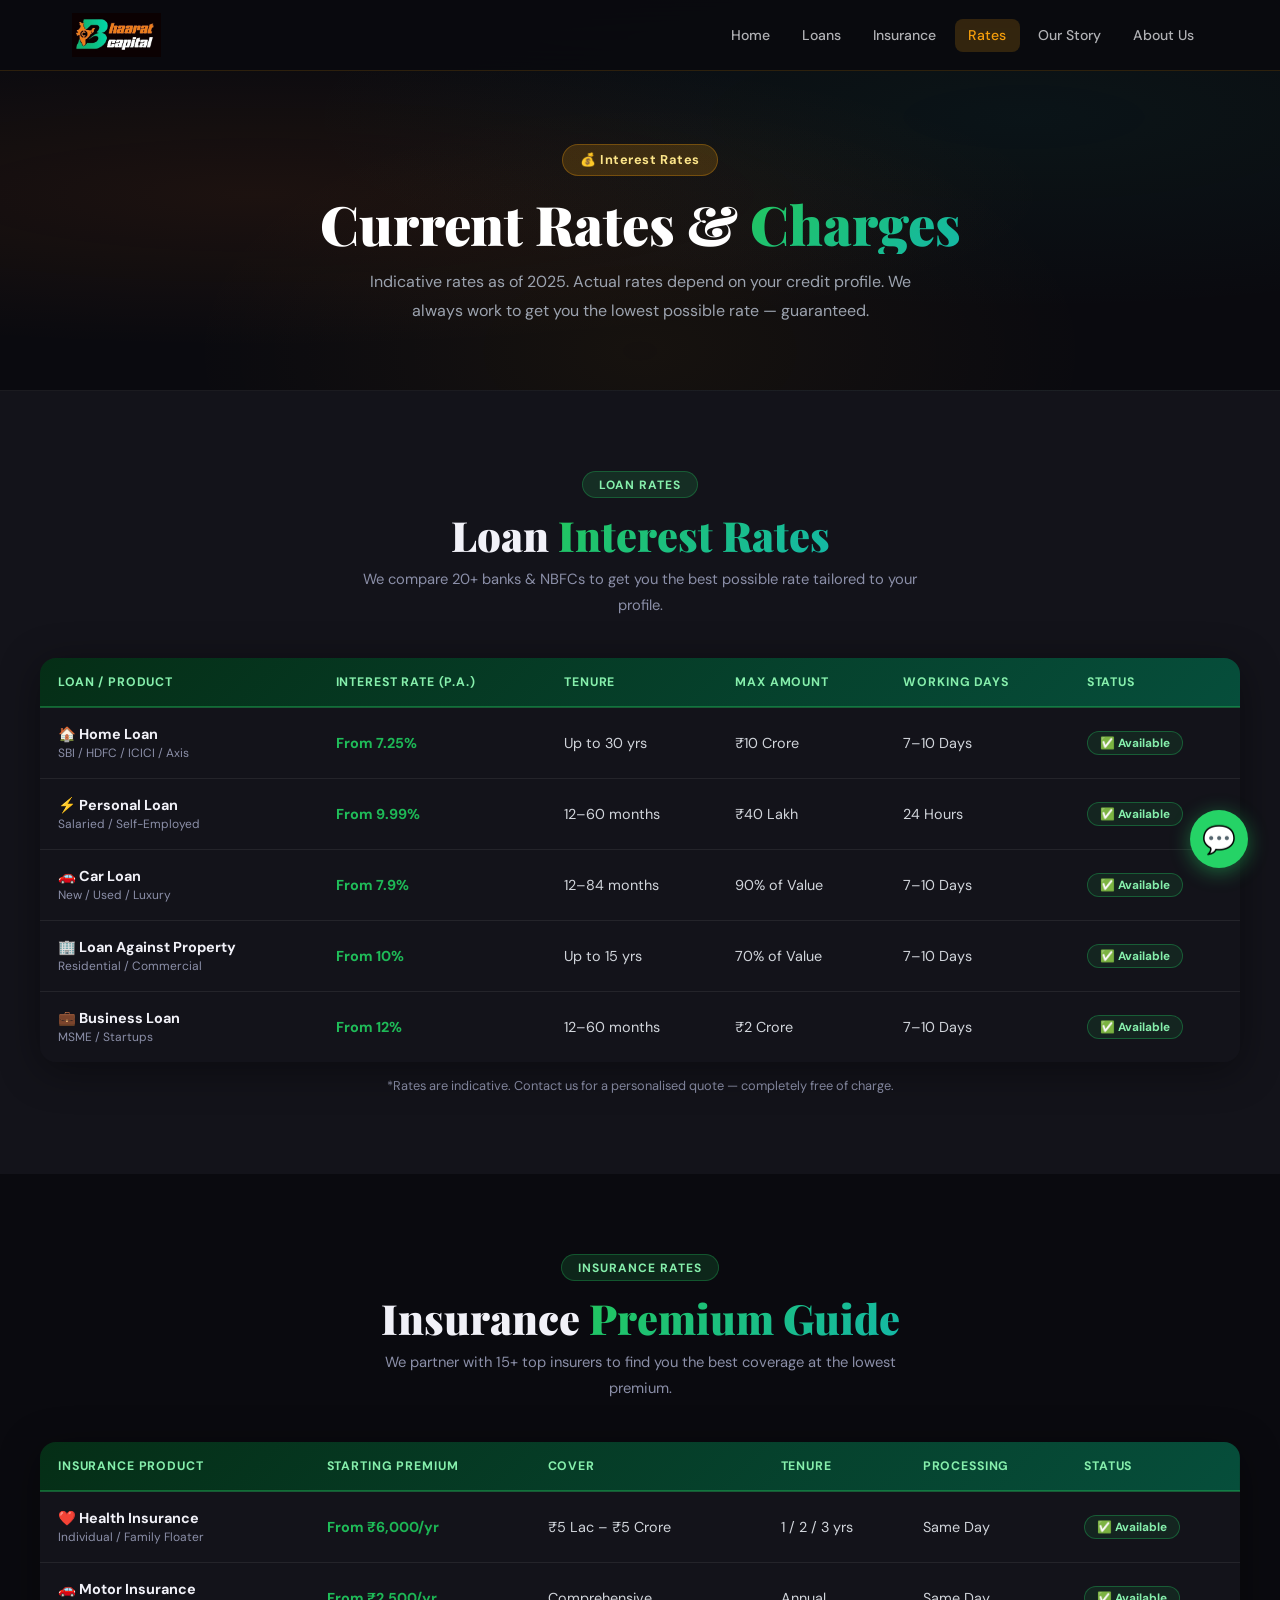
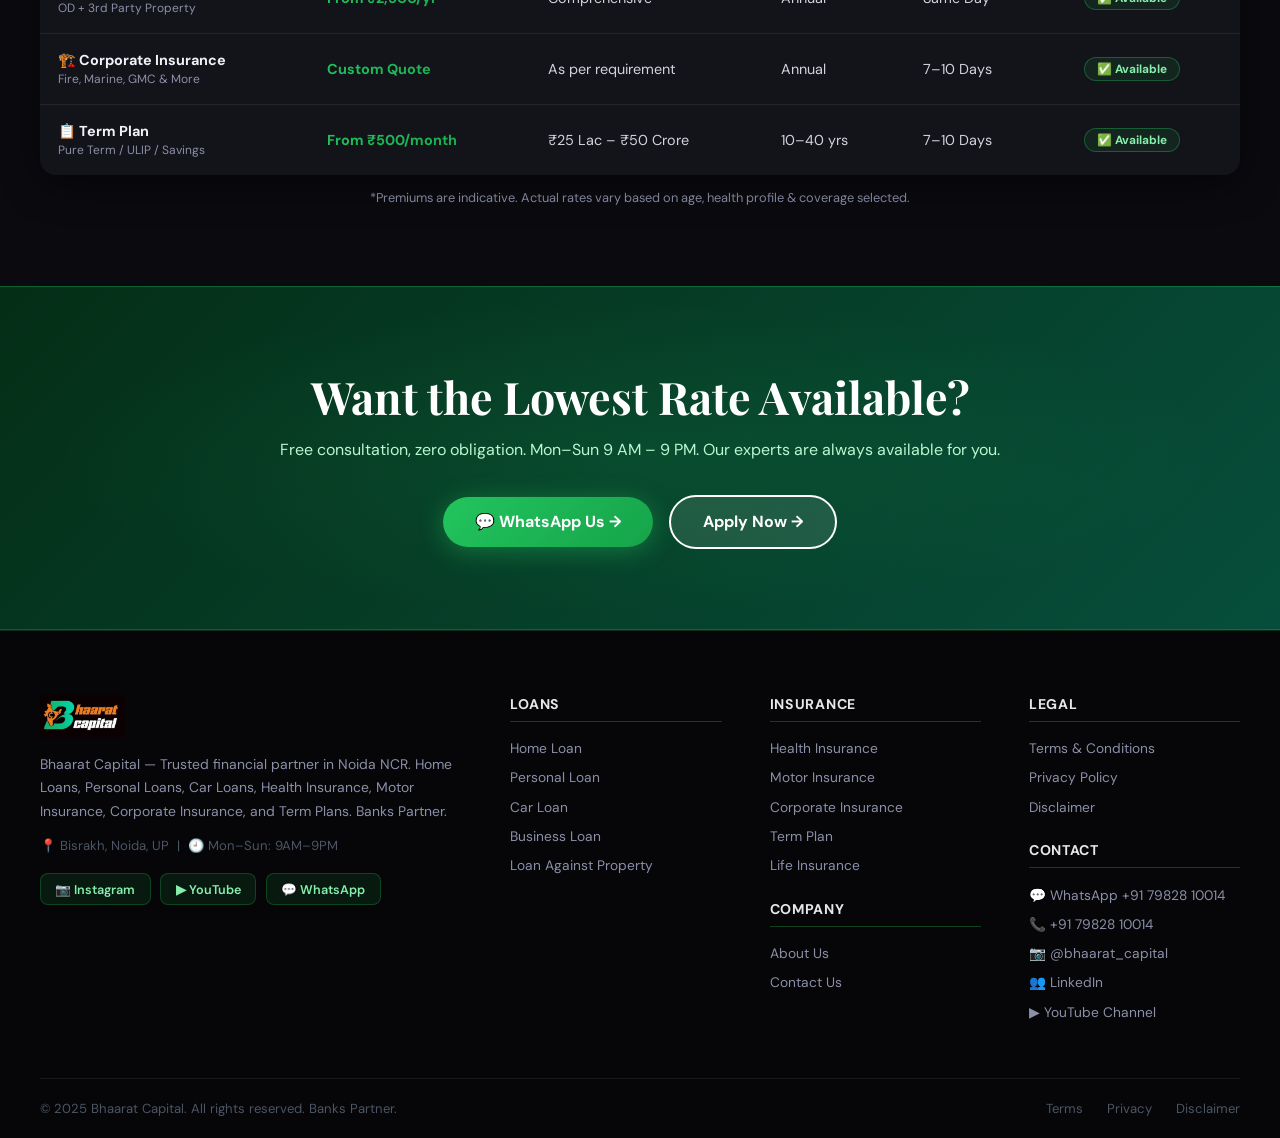
<file: rates.html>
<!DOCTYPE html>
<html lang="en">
<head>
<meta charset="UTF-8"/>
<meta name="viewport" content="width=device-width, initial-scale=1.0"/>
<title>Rates — Current Loan &amp; Insurance Rates | Bhaarat Capital</title>
<meta name="description" content="Current loan rates: Home Loan from 7.25%, Personal Loan from 9.99%. Insurance premiums from top insurers."/>
<link rel="preconnect" href="https://fonts.googleapis.com">
<link href="https://fonts.googleapis.com/css2?family=Playfair+Display:wght@700;900&family=DM+Sans:wght@300;400;500;600;700&display=swap" rel="stylesheet">
<style>
:root {
  --bg-deep: #0A0A0F;
  --bg-card: #13131A;
  --bg-card2: #1A1A24;
  --bg-card3: #0F1520;
  --gold: #F59E0B;
  --gold-light: #FDE68A;
  --gold-glow: rgba(245,158,11,0.18);
  --orange: #F97316;
  --orange-glow: rgba(249,115,22,0.18);
  --teal: #14B8A6;
  --teal-glow: rgba(20,184,166,0.15);
  --green: #22c55e;
  --green-glow: rgba(34,197,94,0.18);
  --border-glow: rgba(245,158,11,0.15);
  --border-subtle: rgba(255,255,255,0.07);
  --text-muted: #8B8FA8;
  --text-bright: #F1F1F8;
  --font-display: 'Playfair Display', serif;
  --font-body: 'DM Sans', sans-serif;
}

*, *::before, *::after { box-sizing: border-box; margin: 0; padding: 0; }
body { background: var(--bg-deep); color: var(--text-bright); font-family: var(--font-body); }
a { text-decoration: none; color: inherit; }

/* ── NAVBAR ── */
#navbar {
  position: fixed;
  top: 0; left: 0; right: 0;
  z-index: 1000;
  background: rgba(10,10,15,0.92);
  border-bottom: 1px solid var(--border-glow);
  backdrop-filter: blur(20px);
  transition: background 0.3s;
}
#navbar.scrolled { background: rgba(10,10,15,0.98); }

.nav-inner {
  max-width: 1200px;
  margin: 0 auto;
  padding: 0 2rem;
  display: flex;
  align-items: center;
  gap: 2rem;
  height: 70px;
}
.nav-logo-img {
  height: 44px;
  width: auto;
  display: block;
}
.nav-links {
  display: flex;
  align-items: center;
  gap: 0.3rem;
  list-style: none;
  margin-left: auto;
}
.nav-links a {
  color: rgba(248,250,252,.7);
  font-size: 0.88rem;
  font-weight: 500;
  padding: 0.45rem 0.85rem;
  border-radius: 8px;
  transition: all 0.2s;
  white-space: nowrap;
}
.nav-links a:hover,
.nav-links a.active {
  color: var(--gold);
  background: var(--gold-glow);
}
.nav-cta {
  background: linear-gradient(135deg, #22c55e, #16a34a);
  border: none;
  color: #fff !important;
  font-size: 0.83rem;
  font-weight: 700;
  padding: 0.6rem 1.4rem;
  border-radius: 50px;
  box-shadow: 0 4px 20px rgba(34,197,94,0.35);
  transition: all 0.2s;
  white-space: nowrap;
  flex-shrink: 0;
}
.nav-cta:hover {
  transform: translateY(-2px);
  box-shadow: 0 6px 28px rgba(34,197,94,0.5);
}

/* ── HAMBURGER ── */
.hamburger {
  display: none;
  background: none;
  border: 1px solid rgba(255,255,255,.15);
  color: var(--text-bright);
  font-size: 1.2rem;
  padding: .4rem .7rem;
  border-radius: 8px;
  cursor: pointer;
  flex-shrink: 0;
}

/* ── MOBILE APPLY BUTTON (hidden on desktop) ── */
.mobile-apply-btn {
  display: none;
}

/* ── MOBILE MENU ── */
.mobile-menu {
  display: none;
  flex-direction: column;
  background: rgba(10,10,15,0.98);
  border-top: 1px solid rgba(255,255,255,.06);
  padding: 1rem;
  gap: .25rem;
}
.mobile-menu.open { display: flex; }
.mobile-menu a {
  color: rgba(248,250,252,.75);
  text-decoration: none;
  padding: .75rem 1rem;
  border-radius: 8px;
  font-size: .92rem;
  font-weight: 500;
  transition: all .2s;
  display: block;
}
.mobile-menu a:hover { background: rgba(249,115,22,.1); color: var(--orange); }

/* ── PAGE HERO ── */
.page-hero {
  min-height: 42vh;
  background: radial-gradient(ellipse at 20% 50%, rgba(249,115,22,0.08) 0%, transparent 55%),
              radial-gradient(ellipse at 80% 30%, rgba(20,184,166,0.06) 0%, transparent 50%),
              radial-gradient(ellipse at 50% 90%, rgba(245,158,11,0.05) 0%, transparent 50%),
              var(--bg-deep);
  padding: 9rem 2rem 4rem;
  text-align: center;
  position: relative;
  overflow: hidden;
  border-bottom: 1px solid var(--border-subtle);
}
.page-hero-tag {
  display: inline-flex;
  align-items: center;
  gap: 0.5rem;
  background: var(--gold-glow);
  border: 1px solid rgba(245,158,11,0.3);
  color: var(--gold-light);
  padding: 0.4rem 1.1rem;
  border-radius: 50px;
  font-size: 0.8rem;
  font-weight: 700;
  margin-bottom: 1.2rem;
  letter-spacing: 0.04em;
}
.page-hero h1 {
  font-family: var(--font-display);
  font-size: clamp(2.2rem, 4.5vw, 3.4rem);
  font-weight: 900;
  color: #fff;
  margin-bottom: 0.9rem;
  line-height: 1.08;
}
.heading-gradient {
  display: inline-block;
  background: linear-gradient(135deg, var(--green), var(--teal));
  -webkit-background-clip: text;
  -webkit-text-fill-color: transparent;
  background-clip: text;
}
.hero-accent {
  background: linear-gradient(135deg, var(--orange), var(--gold));
  -webkit-background-clip: text;
  -webkit-text-fill-color: transparent;
  background-clip: text;
}
.page-hero p {
  font-size: 1rem;
  color: #9CA3AF;
  max-width: 560px;
  margin: 0 auto;
  line-height: 1.8;
}

/* ── SECTION BASE ── */
.section { padding: 5rem 2rem; }
.container { max-width: 1200px; margin: 0 auto; }
.tc { text-align: center; }

.section-tag {
  display: inline-block;
  background: rgba(34,197,94,0.15);
  color: #86efac;
  border: 1px solid rgba(34,197,94,0.3);
  padding: 0.3rem 1rem;
  border-radius: 50px;
  font-size: 0.75rem;
  font-weight: 700;
  letter-spacing: 0.08em;
  text-transform: uppercase;
  margin-bottom: 0.8rem;
}
.section-title {
  font-family: var(--font-display);
  font-size: clamp(1.7rem, 3.5vw, 2.6rem);
  font-weight: 900;
  color: #F1F1F8;
  margin-bottom: 0.5rem;
  line-height: 1.15;
}
.section-sub {
  font-size: 0.92rem;
  color: var(--text-muted);
  max-width: 560px;
  margin: 0 auto;
  line-height: 1.75;
}

/* ── RATES TABLE ── */
.rates-section { background: var(--bg-card); }

.rates-table {
  width: 100%;
  border-collapse: collapse;
  margin-top: 2.5rem;
  border-radius: 16px;
  overflow: hidden;
  box-shadow: 0 8px 40px rgba(0,0,0,0.4);
}
.rates-table thead tr {
  background: linear-gradient(135deg, #052e16, #064e3b);
  border-bottom: 2px solid rgba(34,197,94,0.4);
}
.rates-table th {
  padding: 16px 18px;
  text-align: left;
  font-size: 0.77rem;
  letter-spacing: 0.07em;
  color: #86efac;
  font-weight: 700;
  text-transform: uppercase;
}
.rates-table tbody tr {
  border-bottom: 1px solid var(--border-subtle);
  background: var(--bg-card);
  transition: background 0.2s;
}
.rates-table tbody tr:hover { background: var(--bg-card2); }
.rates-table tbody tr:last-child { border-bottom: none; }
.rates-table td {
  padding: 17px 18px;
  font-size: 0.9rem;
  vertical-align: middle;
  color: #D1D5DB;
}
.rates-table td:first-child { font-weight: 700; color: #F1F1F8; }
.rate-val {
  background: linear-gradient(135deg, #22c55e, #16a34a);
  -webkit-background-clip: text;
  -webkit-text-fill-color: transparent;
  background-clip: text;
  font-weight: 700;
  font-size: 0.96rem;
}
.avail-badge {
  display: inline-block;
  background: rgba(34,197,94,0.1);
  border: 1px solid rgba(34,197,94,0.35);
  color: #86efac;
  border-radius: 50px;
  padding: 3px 12px;
  font-size: 0.74rem;
  font-weight: 700;
}

/* ── INSURANCE TABLE ── */
.ins-section { background: var(--bg-deep); }

/* ── CTA BANNER ── */
.cta-banner {
  background: linear-gradient(135deg, #052e16, #064e3b);
  padding: 5rem 2rem;
  text-align: center;
  border-top: 1px solid rgba(34,197,94,0.3);
  border-bottom: 1px solid rgba(34,197,94,0.3);
  position: relative;
  overflow: hidden;
}
.cta-banner::before {
  content: '';
  position: absolute;
  inset: 0;
  background: radial-gradient(ellipse at 50% 50%, rgba(34,197,94,0.1) 0%, transparent 65%);
  pointer-events: none;
}
.cta-banner h2 {
  font-family: var(--font-display);
  font-size: clamp(1.8rem, 4vw, 2.8rem);
  color: #fff;
  margin-bottom: 0.8rem;
  position: relative;
}
.cta-banner p {
  color: #bbf7d0;
  font-size: 1rem;
  margin-bottom: 2.2rem;
  position: relative;
}
.cta-btn {
  display: inline-block;
  padding: 0.9rem 2rem;
  border-radius: 50px;
  font-weight: 700;
  font-size: 1rem;
  transition: all 0.2s;
  margin: 0 0.4rem;
  position: relative;
}
.cta-btn.wh {
  background: linear-gradient(135deg, #22c55e, #16a34a);
  color: #fff;
  border: none;
  box-shadow: 0 4px 24px rgba(34,197,94,0.4);
}
.cta-btn.wh:hover { transform: translateY(-2px); box-shadow: 0 8px 32px rgba(34,197,94,0.6); }
.cta-btn.tr {
  background: rgba(255,255,255,0.1);
  color: #ffffff;
  border: 2px solid #ffffff;
}
.cta-btn.tr:hover { background: rgba(255,255,255,0.2); transform: translateY(-2px); }

/* ── FOOTER ── */
.footer {
  background: #060608;
  padding: 4rem 2rem 0;
  border-top: 1px solid rgba(34,197,94,0.2);
}
.footer-grid {
  max-width: 1200px;
  margin: 0 auto;
  display: grid;
  grid-template-columns: 2fr 1fr 1fr 1fr;
  gap: 3rem;
  padding-bottom: 3rem;
}
.footer-brand p { font-size: 0.87rem; color: var(--text-muted); line-height: 1.7; margin-top: 0.5rem; }
.footer-col h5 {
  font-size: 0.88rem;
  font-weight: 700;
  color: #E5E7EB;
  margin-bottom: 1rem;
  padding-bottom: 0.5rem;
  border-bottom: 1px solid rgba(34,197,94,0.3);
  display: block;
  letter-spacing: 0.05em;
  text-transform: uppercase;
}
.footer-col a {
  display: block;
  font-size: 0.86rem;
  color: var(--text-muted);
  margin-bottom: 0.5rem;
  transition: all 0.2s;
  padding: 0.1rem 0;
}
.footer-col a:hover { color: var(--green); transform: translateX(4px); }
.social-links { display: flex; gap: 0.6rem; flex-wrap: wrap; margin-top: 1rem; }
.social-links a {
  background: rgba(34,197,94,0.1);
  color: #86efac !important;
  padding: 0.4rem 0.9rem;
  border-radius: 8px;
  font-size: 0.79rem;
  font-weight: 600;
  border: 1px solid rgba(34,197,94,0.25);
  transition: all 0.2s;
}
.social-links a:hover {
  background: var(--green-glow);
  color: var(--green) !important;
  border-color: rgba(34,197,94,0.5);
  transform: translateY(-2px) !important;
}
.footer-bottom {
  border-top: 1px solid var(--border-subtle);
  padding: 1.3rem 0;
  max-width: 1200px;
  margin: 0 auto;
  display: flex;
  align-items: center;
  justify-content: space-between;
  flex-wrap: wrap;
  gap: 1rem;
}
.footer-bottom p { font-size: 0.82rem; color: #4B5563; }

/* ── WHATSAPP FLOAT ── */
.whatsapp-float {
  position: fixed;
  bottom: 2rem;
  right: 2rem;
  z-index: 999;
  width: 58px;
  height: 58px;
  border-radius: 50%;
  background: #25D366;
  display: flex;
  align-items: center;
  justify-content: center;
  font-size: 1.7rem;
  box-shadow: 0 4px 20px rgba(37,211,102,.45);
  transition: all 0.3s;
  animation: pulse-green 2.5s ease-in-out infinite;
}
.whatsapp-float:hover { transform: scale(1.12); }
@keyframes pulse-green {
  0%,100%{box-shadow:0 4px 20px rgba(37,211,102,.4)}
  50%{box-shadow:0 4px 40px rgba(37,211,102,.7)}
}

/* ── ANIM ── */
.anim { opacity: 0; transform: translateY(24px); transition: opacity .55s ease, transform .55s ease; }
.anim.vis { opacity: 1; transform: translateY(0); }

/* ── RESPONSIVE ── */
@media(max-width: 1024px) {
  .footer-grid { grid-template-columns: 1fr 1fr; }
}
@media(max-width: 768px) {
  /* Desktop nav items hide */
  .nav-links { display: none; }
  .nav-cta { display: none; }

  /* Mobile navbar layout */
  .nav-inner {
    padding: 0 1rem;
    height: 64px;
    gap: 0;
    justify-content: space-between;
  }
  .nav-logo-img { height: 38px; }

  /* Mobile Apply Now button — green, center */
  .mobile-apply-btn {
    display: inline-block !important;
    background: linear-gradient(135deg, #22c55e, #16a34a);
    color: #fff;
    text-decoration: none;
    font-size: .82rem;
    font-weight: 700;
    padding: .5rem 1.1rem;
    border-radius: 50px;
    white-space: nowrap;
    box-shadow: 0 3px 14px rgba(34,197,94,.35);
    transition: all .2s;
  }

  .hamburger { display: block; }

  .footer-grid { grid-template-columns: 1fr; }
  .footer-bottom { flex-direction: column; text-align: center; }
  .rates-table { font-size: 0.8rem; }
  .rates-table th, .rates-table td { padding: 12px 10px; }
}
@media(max-width: 480px) {
  .rates-table th:nth-child(3),
  .rates-table td:nth-child(3),
  .rates-table th:nth-child(4),
  .rates-table td:nth-child(4) { display: none; }
}
</style>
</head>
<body>

<!-- ── NAVBAR ── -->
<nav id="navbar">
  <div class="nav-inner">
    <a href="index.html" class="logo" style="display:flex; align-items:center; text-decoration:none;">
      <img src="logo (1).png" alt="Bhaarat Capital" class="nav-logo-img">
    </a>
    <ul class="nav-links" id="navLinks">
      <li><a href="index.html">Home</a></li>
      <li><a href="loans.html">Loans</a></li>
      <li><a href="insurance.html">Insurance</a></li>
      <li><a href="rates.html" class="active">Rates</a></li>
      <li><a href="our-story.html">Our Story</a></li>
      <li><a href="about.html">About Us</a></li>
    </ul>

    <!-- Mobile Apply Now button -->
    <a href="contact.html" class="mobile-apply-btn" style="display:none;">Apply Now →</a>

    <button class="hamburger" id="hamburger" aria-label="Menu">☰</button>
  </div>
  <div class="mobile-menu" id="mobileMenu">
    <a href="index.html">Home</a>
    <a href="loans.html">Loans</a>
    <a href="insurance.html">Insurance</a>
    <a href="rates.html" style="color:var(--gold);font-weight:700;">Rates</a>
    <a href="our-story.html">Our Story</a>
    <a href="about.html">About Us</a>
    <a href="https://wa.me/917982810014" target="_blank" style="color:var(--green);font-weight:700;">💬 WhatsApp Us</a>
  </div>
</nav>

<!-- ── PAGE HERO ── -->
<section class="page-hero">
  <div class="page-hero-tag">💰 Interest Rates</div>
  <h1>Current Rates &amp; <span class="heading-gradient">Charges</span></h1>
  <p>Indicative rates as of 2025. Actual rates depend on your credit profile. We always work to get you the lowest possible rate — guaranteed.</p>
</section>

<!-- ── LOAN RATES ── -->
<section class="section rates-section">
  <div class="container">
    <div class="tc">
      <span class="section-tag">Loan Rates</span>
      <h2 class="section-title">Loan <span class="heading-gradient">Interest Rates</span></h2>
      <p class="section-sub">We compare 20+ banks &amp; NBFCs to get you the best possible rate tailored to your profile.</p>
    </div>
    <table class="rates-table anim">
      <thead>
        <tr>
          <th>Loan / Product</th>
          <th>Interest Rate (p.a.)</th>
          <th>Tenure</th>
          <th>Max Amount</th>
          <th>Working Days</th>
          <th>Status</th>
        </tr>
      </thead>
      <tbody>
        <tr>
          <td>🏠 Home Loan<br><small style="font-weight:400;color:var(--text-muted);">SBI / HDFC / ICICI / Axis</small></td>
          <td class="rate-val">From 7.25%</td>
          <td>Up to 30 yrs</td>
          <td>₹10 Crore</td>
          <td>7–10 Days</td>
          <td><span class="avail-badge">✅ Available</span></td>
        </tr>
        <tr>
          <td>⚡ Personal Loan<br><small style="font-weight:400;color:var(--text-muted);">Salaried / Self-Employed</small></td>
          <td class="rate-val">From 9.99%</td>
          <td>12–60 months</td>
          <td>₹40 Lakh</td>
          <td>24 Hours</td>
          <td><span class="avail-badge">✅ Available</span></td>
        </tr>
        <tr>
          <td>🚗 Car Loan<br><small style="font-weight:400;color:var(--text-muted);">New / Used / Luxury</small></td>
          <td class="rate-val">From 7.9%</td>
          <td>12–84 months</td>
          <td>90% of Value</td>
          <td>7–10 Days</td>
          <td><span class="avail-badge">✅ Available</span></td>
        </tr>
        <tr>
          <td>🏢 Loan Against Property<br><small style="font-weight:400;color:var(--text-muted);">Residential / Commercial</small></td>
          <td class="rate-val">From 10%</td>
          <td>Up to 15 yrs</td>
          <td>70% of Value</td>
          <td>7–10 Days</td>
          <td><span class="avail-badge">✅ Available</span></td>
        </tr>
        <tr>
          <td>💼 Business Loan<br><small style="font-weight:400;color:var(--text-muted);">MSME / Startups</small></td>
          <td class="rate-val">From 12%</td>
          <td>12–60 months</td>
          <td>₹2 Crore</td>
          <td>7–10 Days</td>
          <td><span class="avail-badge">✅ Available</span></td>
        </tr>
      </tbody>
    </table>
    <p style="color:var(--text-muted);font-size:.8rem;margin-top:.9rem;text-align:center;">*Rates are indicative. Contact us for a personalised quote — completely free of charge.</p>
  </div>
</section>

<!-- ── INSURANCE RATES ── -->
<section class="section ins-section">
  <div class="container">
    <div class="tc">
      <span class="section-tag">Insurance Rates</span>
      <h2 class="section-title">Insurance <span class="heading-gradient">Premium Guide</span></h2>
      <p class="section-sub">We partner with 15+ top insurers to find you the best coverage at the lowest premium.</p>
    </div>
    <table class="rates-table anim" style="margin-top:2.5rem;">
      <thead>
        <tr>
          <th>Insurance Product</th>
          <th>Starting Premium</th>
          <th>Cover</th>
          <th>Tenure</th>
          <th>Processing</th>
          <th>Status</th>
        </tr>
      </thead>
      <tbody>
        <tr>
          <td>❤️ Health Insurance<br><small style="font-weight:400;color:var(--text-muted);">Individual / Family Floater</small></td>
          <td class="rate-val">From ₹6,000/yr</td>
          <td>₹5 Lac – ₹5 Crore</td>
          <td>1 / 2 / 3 yrs</td>
          <td>Same Day</td>
          <td><span class="avail-badge">✅ Available</span></td>
        </tr>
        <tr>
          <td>🚗 Motor Insurance<br><small style="font-weight:400;color:var(--text-muted);">OD + 3rd Party Property</small></td>
          <td class="rate-val">From ₹2,500/yr</td>
          <td>Comprehensive</td>
          <td>Annual</td>
          <td>Same Day</td>
          <td><span class="avail-badge">✅ Available</span></td>
        </tr>
        <tr>
          <td>🏗️ Corporate Insurance<br><small style="font-weight:400;color:var(--text-muted);">Fire, Marine, GMC &amp; More</small></td>
          <td class="rate-val">Custom Quote</td>
          <td>As per requirement</td>
          <td>Annual</td>
          <td>7–10 Days</td>
          <td><span class="avail-badge">✅ Available</span></td>
        </tr>
        <tr>
          <td>📋 Term Plan<br><small style="font-weight:400;color:var(--text-muted);">Pure Term / ULIP / Savings</small></td>
          <td class="rate-val">From ₹500/month</td>
          <td>₹25 Lac – ₹50 Crore</td>
          <td>10–40 yrs</td>
          <td>7–10 Days</td>
          <td><span class="avail-badge">✅ Available</span></td>
        </tr>
      </tbody>
    </table>
    <p style="color:var(--text-muted);font-size:.8rem;margin-top:.9rem;text-align:center;">*Premiums are indicative. Actual rates vary based on age, health profile &amp; coverage selected.</p>
  </div>
</section>

<!-- ── CTA BANNER ── -->
<div class="cta-banner">
  <h2>Want the Lowest Rate Available?</h2>
  <p>Free consultation, zero obligation. Mon–Sun 9 AM – 9 PM. Our experts are always available for you.</p>
  <a href="https://wa.me/917982810014" target="_blank" class="cta-btn wh">💬 WhatsApp Us →</a>
  <a href="contact.html" class="cta-btn tr">Apply Now →</a>
</div>

<!-- ── FOOTER ── -->
<footer class="footer">
  <div class="footer-grid">
    <div class="footer-brand">
      <a href="index.html">
        <img src="logo (1).png" alt="Bhaarat Capital" style="height:42px;width:auto;object-fit:contain;margin-bottom:1rem;display:block;">
      </a>
      <p>Bhaarat Capital — Trusted financial partner in Noida NCR. Home Loans, Personal Loans, Car Loans, Health Insurance, Motor Insurance, Corporate Insurance, and Term Plans. Banks Partner.</p>
      <p style="margin-top:.7rem;font-size:.82rem;color:#4B5563;">📍 Bisrakh, Noida, UP &nbsp;|&nbsp; 🕘 Mon–Sun: 9AM–9PM</p>
      <div class="social-links">
        <a href="https://www.instagram.com/bhaarat_capital/" target="_blank">📷 Instagram</a>
        <a href="https://www.youtube.com/@bhaaratcapital" target="_blank">▶ YouTube</a>
        <a href="https://wa.me/917982810014" target="_blank">💬 WhatsApp</a>
      </div>
    </div>
    <div class="footer-col">
      <h5>Loans</h5>
      <a href="loans.html#home-loan">Home Loan</a>
      <a href="loans.html#personal-loan">Personal Loan</a>
      <a href="loans.html#car-loan">Car Loan</a>
      <a href="loans.html#business-loan">Business Loan</a>
      <a href="loans.html#lap">Loan Against Property</a>
    </div>
    <div class="footer-col">
      <h5>Insurance</h5>
      <a href="insurance.html#health">Health Insurance</a>
      <a href="insurance.html#motor">Motor Insurance</a>
      <a href="insurance.html#corporate">Corporate Insurance</a>
      <a href="insurance.html#term">Term Plan</a>
      <a href="insurance.html#life">Life Insurance</a>
      <h5 style="margin-top:1.5rem;">Company</h5>
      <a href="about.html">About Us</a>
      <a href="contact.html">Contact Us</a>
    </div>
    <div class="footer-col">
      <h5>Legal</h5>
      <a href="terms.html">Terms &amp; Conditions</a>
      <a href="privacy.html">Privacy Policy</a>
      <a href="disclaimer.html">Disclaimer</a>
      <h5 style="margin-top:1.5rem;">Contact</h5>
      <a href="https://wa.me/917982810014" target="_blank">💬 WhatsApp +91 79828 10014</a>
      <a href="tel:+917982810014">📞 +91 79828 10014</a>
      <a href="https://www.instagram.com/bhaarat_capital/" target="_blank">📷 @bhaarat_capital</a>
      <a href="https://www.linkedin.com/company/bhaaratcapital/" target="_blank">👥 LinkedIn</a>
      <a href="https://www.youtube.com/@bhaaratcapital" target="_blank">▶ YouTube Channel</a>
    </div>
  </div>
  <div class="footer-bottom">
    <p>© 2025 Bhaarat Capital. All rights reserved. Banks Partner.</p>
    <div style="display:flex;gap:1.5rem;">
      <a href="terms.html" style="color:#4B5563;font-size:.82rem;">Terms</a>
      <a href="privacy.html" style="color:#4B5563;font-size:.82rem;">Privacy</a>
      <a href="disclaimer.html" style="color:#4B5563;font-size:.82rem;">Disclaimer</a>
    </div>
  </div>
</footer>

<a href="https://wa.me/917982810014" class="whatsapp-float" target="_blank" title="Chat on WhatsApp">💬</a>

<script>
  // Mobile pe Apply Now button dikhao
  if (window.innerWidth <= 768) {
    var mab = document.querySelector('.mobile-apply-btn');
    if (mab) mab.style.display = 'inline-block';
  }

  // Hamburger menu
  document.getElementById("hamburger").addEventListener("click", function () {
    document.getElementById("mobileMenu").classList.toggle("open");
  });

  // Scroll animations
  const ao = new IntersectionObserver((entries) => {
    entries.forEach(e => {
      if (e.isIntersecting) { e.target.classList.add("vis"); ao.unobserve(e.target); }
    });
  }, { threshold: 0.1 });
  document.querySelectorAll(".anim").forEach(el => ao.observe(el));

  // Navbar scroll effect
  window.addEventListener("scroll", () => {
    document.getElementById("navbar").classList.toggle("scrolled", window.scrollY > 50);
  });
</script>
</body>
</html>
</file>
